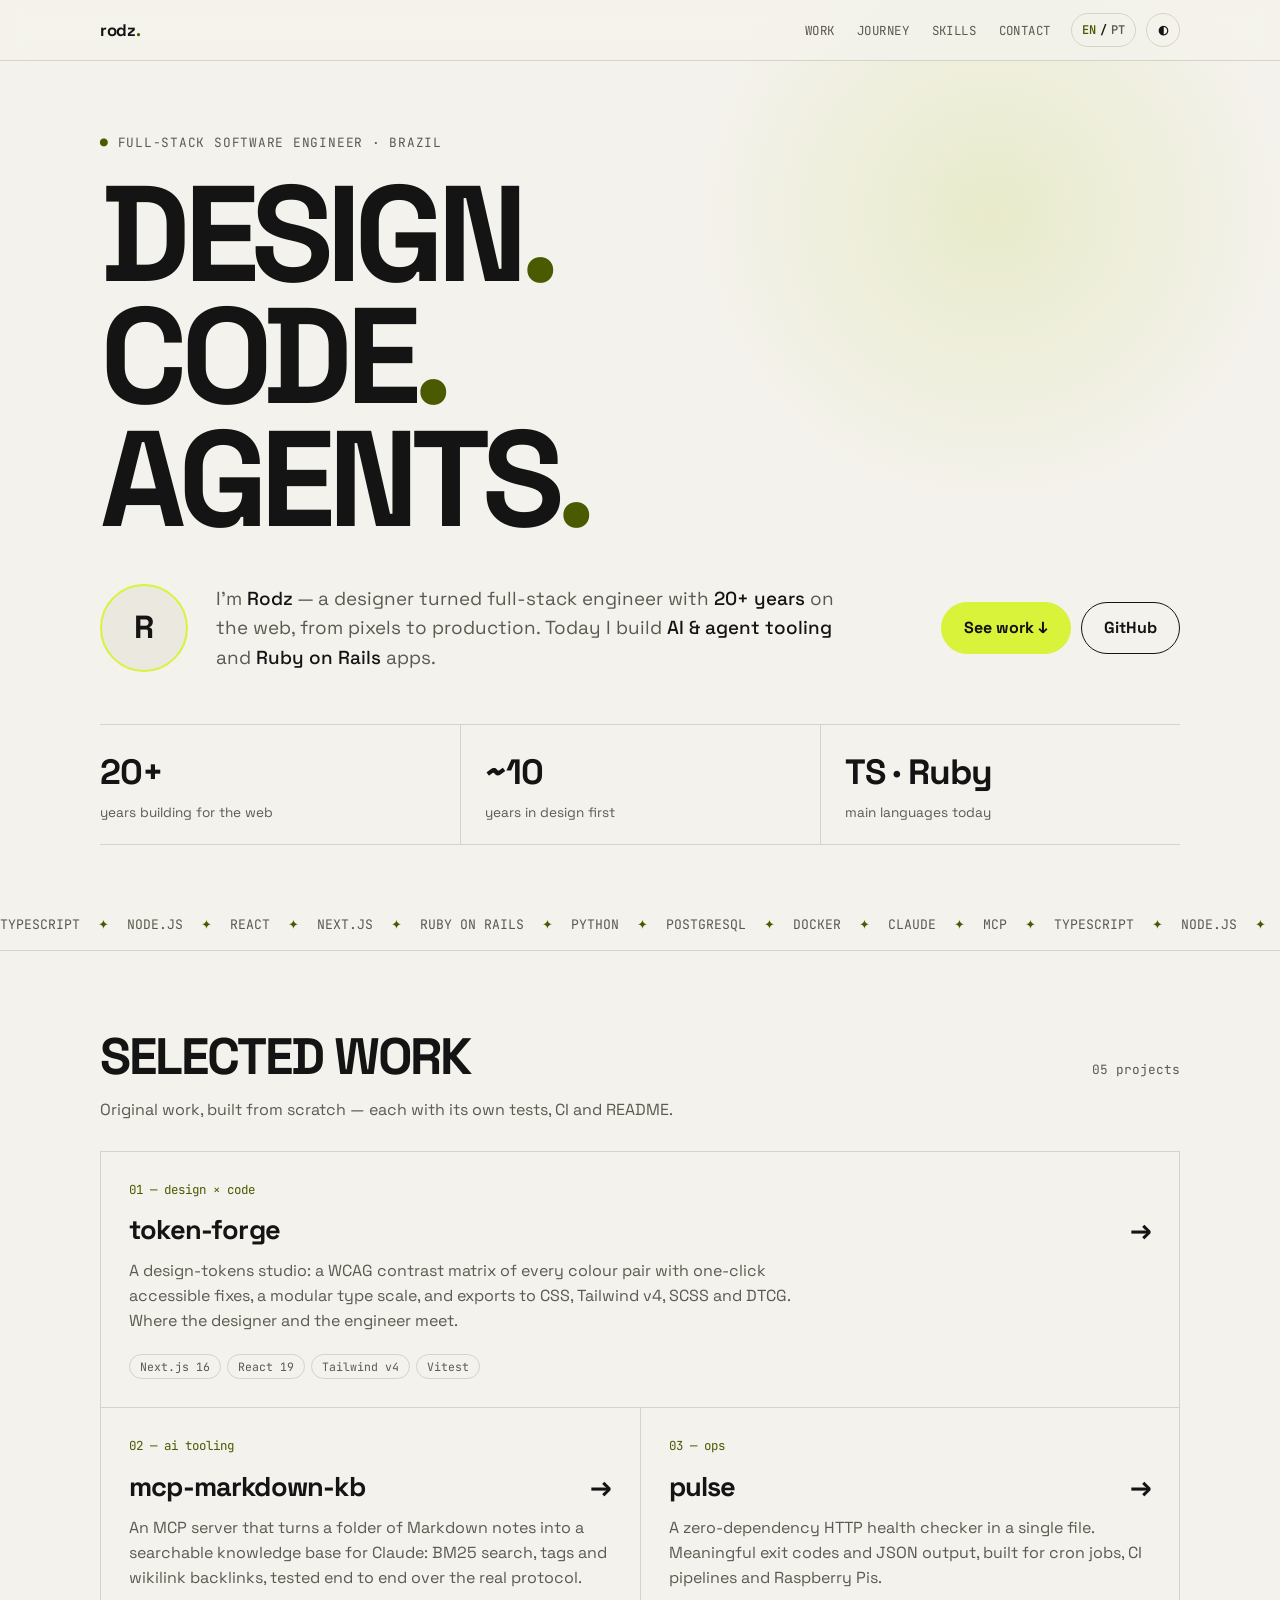
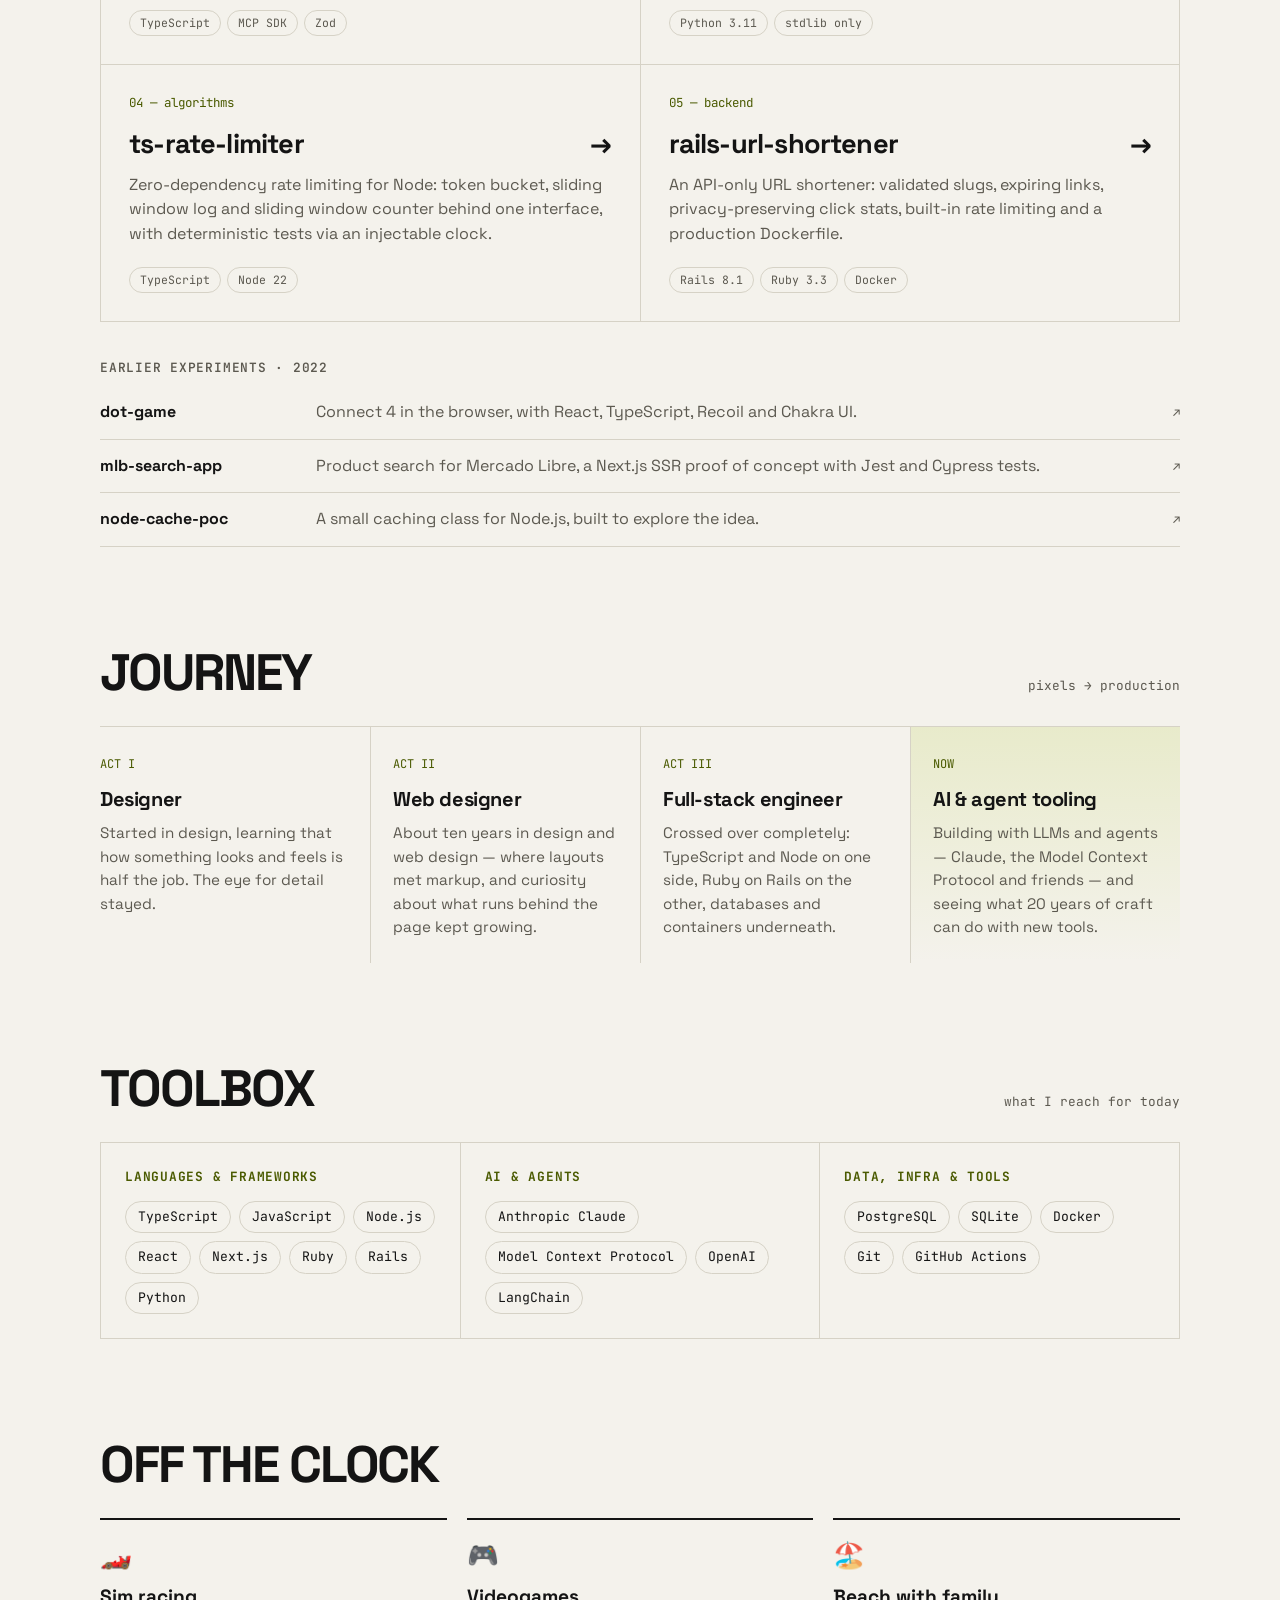
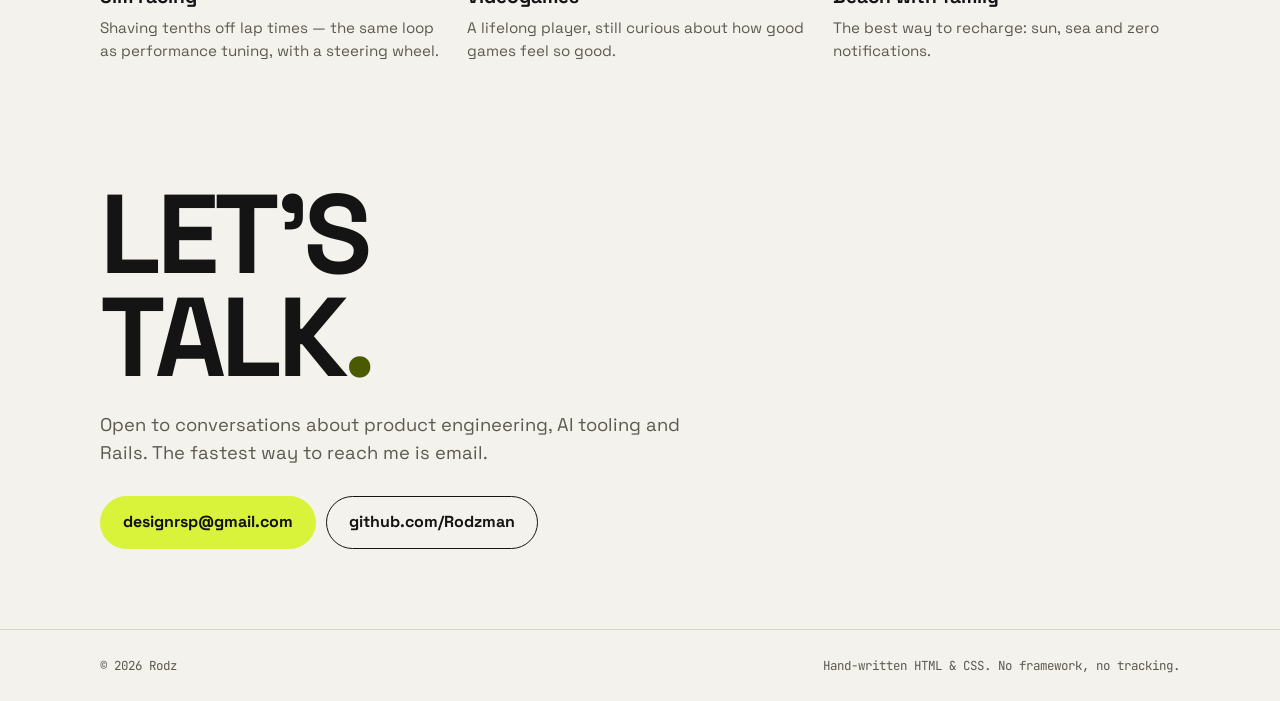
<file: index.html>
<!DOCTYPE html>
<html lang="en">
<head>
  <meta charset="UTF-8" />
  <meta name="viewport" content="width=device-width, initial-scale=1.0" />
  <title>Rodz — Full-stack engineer · Design, code & agents</title>
  <meta name="description" content="Rodz — full-stack software engineer from Brazil. Designer turned engineer with 20+ years on the web, now building AI & agent tooling and Ruby on Rails apps." />
  <meta name="theme-color" content="#111111" />
  <link rel="canonical" href="https://rodzman.github.io/" />
  <link rel="icon" href="https://github.com/Rodzman.png" />

  <meta property="og:type" content="website" />
  <meta property="og:url" content="https://rodzman.github.io/" />
  <meta property="og:title" content="Rodz — Design. Code. Agents." />
  <meta property="og:description" content="Designer turned full-stack engineer with 20+ years on the web, now building AI & agent tooling and Rails apps." />
  <meta property="og:image" content="https://github.com/Rodzman.png" />
  <meta property="og:locale" content="en_US" />
  <meta property="og:locale:alternate" content="pt_BR" />
  <meta name="twitter:card" content="summary" />

  <link rel="preconnect" href="https://fonts.googleapis.com" />
  <link rel="preconnect" href="https://fonts.gstatic.com" crossorigin />
  <link href="https://fonts.googleapis.com/css2?family=Space+Grotesk:wght@400;500;700&family=JetBrains+Mono:wght@400;600&display=swap" rel="stylesheet" />

  <script>
    // Apply saved theme before first paint to avoid a flash of the wrong theme.
    try {
      var t = localStorage.getItem('theme');
      if (t === 'light' || t === 'dark') document.documentElement.dataset.theme = t;
    } catch (e) {}
  </script>

  <style>
    :root {
      --bg: #111111;
      --bg-2: #181818;
      --line: #2c2c2c;
      --text: #f2f0ea;
      --muted: #a3a09a;
      --accent: #e8ff5a;        /* neon — used as fill / decoration */
      --accent-text: #e8ff5a;   /* accent when used as text on --bg */
      --on-accent: #111111;
      --glow: rgba(232, 255, 90, 0.10);
      color-scheme: dark;
    }
    @media (prefers-color-scheme: light) {
      :root:not([data-theme="dark"]) {
        --bg: #f4f2ec; --bg-2: #ebe8df; --line: #d6d2c6;
        --text: #141414; --muted: #5c5950;
        --accent: #d9f23a; --accent-text: #4a5a00;
        --glow: rgba(160, 190, 0, 0.14);
        color-scheme: light;
      }
    }
    :root[data-theme="light"] {
      --bg: #f4f2ec; --bg-2: #ebe8df; --line: #d6d2c6;
      --text: #141414; --muted: #5c5950;
      --accent: #d9f23a; --accent-text: #4a5a00;
      --glow: rgba(160, 190, 0, 0.14);
      color-scheme: light;
    }

    * { margin: 0; padding: 0; box-sizing: border-box; }
    html { scroll-behavior: smooth; scroll-padding-top: 72px; overflow-x: clip; }
    body {
      background: var(--bg); color: var(--text);
      font-family: 'Space Grotesk', system-ui, sans-serif;
      line-height: 1.55; -webkit-font-smoothing: antialiased;
      overflow-x: hidden;
    }
    a { color: inherit; }
    .mono { font-family: 'JetBrains Mono', ui-monospace, monospace; }
    .wrap { max-width: 1120px; margin: 0 auto; padding-inline: 20px; }
    .skip { position: absolute; left: -999px; top: 8px; background: var(--accent); color: var(--on-accent); padding: 8px 12px; z-index: 100; }
    .skip:focus { left: 8px; }
    :focus-visible { outline: 2px solid var(--accent-text); outline-offset: 3px; border-radius: 4px; }

    /* ---------- Nav ---------- */
    nav {
      position: sticky; top: 0; z-index: 20;
      background: color-mix(in srgb, var(--bg) 85%, transparent);
      backdrop-filter: blur(12px); -webkit-backdrop-filter: blur(12px);
      border-bottom: 1px solid var(--line);
    }
    .nav { display: flex; justify-content: space-between; align-items: center; height: 60px; }
    .brand { font-weight: 700; text-decoration: none; font-size: 1.05rem; letter-spacing: -0.02em; }
    .brand b { color: var(--accent-text); }
    .nav-right { display: flex; align-items: center; gap: 10px; }
    .links { display: flex; gap: 22px; list-style: none; margin-right: 10px; }
    .links a {
      text-decoration: none; color: var(--muted);
      font-family: 'JetBrains Mono', monospace; font-size: 0.78rem; text-transform: uppercase; letter-spacing: 0.04em;
    }
    .links a:hover { color: var(--text); }
    .ctrl {
      height: 34px; min-width: 34px; padding: 0 10px;
      border: 1px solid var(--line); border-radius: 999px; background: transparent; color: var(--text);
      font: 600 0.75rem 'JetBrains Mono', monospace; cursor: pointer;
      display: inline-flex; align-items: center; justify-content: center; gap: 4px;
    }
    .ctrl:hover { border-color: var(--text); }
    .lang span { color: var(--muted); }
    .lang span.on { color: var(--accent-text); }
    .menu-btn { display: none; }
    @media (max-width: 760px) {
      .menu-btn { display: inline-flex; }
      .links {
        display: none; position: absolute; top: 60px; left: 0; right: 0;
        flex-direction: column; gap: 0; margin: 0;
        background: var(--bg); border-bottom: 1px solid var(--line);
      }
      .links.open { display: flex; }
      .links a { display: block; padding: 16px 20px; border-top: 1px solid var(--line); font-size: 0.9rem; }
    }

    /* ---------- Hero ---------- */
    header { position: relative; padding: 72px 0 56px; }
    header::before {
      content: ''; position: absolute; z-index: -1; right: -10%; top: -20%;
      width: 640px; height: 640px; max-width: 100vw;
      background: radial-gradient(circle, var(--glow), transparent 65%);
      pointer-events: none;
    }
    .kicker { color: var(--muted); font-size: 0.8rem; text-transform: uppercase; letter-spacing: 0.06em; margin-bottom: 20px; }
    .kicker b { color: var(--accent-text); font-weight: 600; }
    h1 {
      font-size: clamp(3.2rem, 12vw, 8.5rem); line-height: 0.9; letter-spacing: -0.055em;
      font-weight: 700; text-transform: uppercase;
    }
    h1 .dot { color: var(--accent); }
    :root[data-theme="light"] h1 .dot { color: var(--accent-text); }
    @media (prefers-color-scheme: light) { :root:not([data-theme="dark"]) h1 .dot { color: var(--accent-text); } }

    .intro { display: grid; grid-template-columns: auto 1fr auto; gap: 28px; align-items: center; margin-top: 44px; }
    .avatar {
      width: 88px; height: 88px; border-radius: 50%; object-fit: cover;
      border: 2px solid var(--accent); background: var(--bg-2);
      display: grid; place-items: center; font-weight: 700; font-size: 2rem;
    }
    .intro p { font-size: 1.18rem; color: var(--muted); max-width: 34em; }
    .intro p strong { color: var(--text); font-weight: 500; }
    .cta { display: flex; gap: 10px; flex-wrap: wrap; }
    .btn {
      display: inline-flex; align-items: center; gap: 6px;
      padding: 13px 22px; border-radius: 999px; text-decoration: none; font-weight: 700;
      border: 1.5px solid var(--text); transition: transform .15s, background .15s, color .15s;
    }
    .btn:hover { transform: translateY(-2px); }
    .btn.primary { background: var(--accent); border-color: var(--accent); color: var(--on-accent); }
    .btn.ghost:hover { background: var(--text); color: var(--bg); }
    @media (max-width: 860px) {
      .intro { grid-template-columns: auto 1fr; }
      .cta { grid-column: 1 / -1; }
    }
    @media (max-width: 480px) {
      .intro { grid-template-columns: 1fr; gap: 18px; }
      .avatar { width: 72px; height: 72px; }
    }

    .stats {
      display: grid; grid-template-columns: repeat(3, 1fr); margin-top: 52px;
      border-top: 1px solid var(--line); border-bottom: 1px solid var(--line);
    }
    .stats div { padding: 20px 0; }
    .stats div + div { border-left: 1px solid var(--line); padding-left: 24px; }
    .stats b { display: block; font-size: clamp(1.5rem, 4vw, 2.2rem); letter-spacing: -0.03em; }
    .stats span { color: var(--muted); font-size: 0.85rem; }
    @media (max-width: 560px) {
      .stats { grid-template-columns: 1fr; }
      .stats div + div { border-left: 0; border-top: 1px solid var(--line); padding-left: 0; }
    }

    /* ---------- Stack marquee ---------- */
    .marquee { border-bottom: 1px solid var(--line); overflow: hidden; padding: 14px 0; color: var(--muted); font-size: 0.82rem; }
    .marquee-track { display: flex; width: max-content; animation: slide 40s linear infinite; }
    .marquee-track span { padding-right: 18px; white-space: nowrap; }
    .marquee-track i { color: var(--accent-text); font-style: normal; padding-right: 18px; }
    @keyframes slide { to { transform: translateX(-50%); } }
    @media (prefers-reduced-motion: reduce) {
      html { scroll-behavior: auto; }
      .marquee-track { animation: none; flex-wrap: wrap; width: auto; padding: 0 20px; }
      .marquee-track .dup { display: none; }
      .btn:hover { transform: none; }
    }

    /* ---------- Sections ---------- */
    section { padding: 80px 0 20px; }
    .sec-head { display: flex; justify-content: space-between; align-items: baseline; gap: 20px; margin-bottom: 28px; flex-wrap: wrap; }
    h2 { font-size: clamp(2rem, 6vw, 3.2rem); letter-spacing: -0.04em; text-transform: uppercase; line-height: 1; }
    .sec-head .mono { color: var(--muted); font-size: 0.8rem; }
    .lead { color: var(--muted); max-width: 40em; margin: -12px 0 28px; }

    /* Projects */
    .grid {
      display: grid; grid-template-columns: repeat(2, 1fr); gap: 1px;
      background: var(--line); border: 1px solid var(--line);
    }
    .card {
      background: var(--bg); padding: 28px; text-decoration: none;
      display: flex; flex-direction: column; min-height: 240px; position: relative;
      transition: background .2s;
    }
    .card:hover { background: var(--bg-2); }
    .card.wide { grid-column: 1 / -1; }
    .card .no { color: var(--accent-text); font-size: 0.78rem; }
    .card h3 { font-size: 1.7rem; letter-spacing: -0.03em; margin: 10px 0 8px; display: flex; justify-content: space-between; gap: 12px; }
    .card h3 .arrow { transition: transform .2s; }
    .card:hover h3 .arrow { transform: translate(4px, -4px); }
    .card p { color: var(--muted); max-width: 42em; }
    .tags { display: flex; flex-wrap: wrap; gap: 6px; margin-top: auto; padding-top: 20px; }
    .tag { font-size: 0.72rem; padding: 3px 10px; border: 1px solid var(--line); border-radius: 999px; color: var(--muted); }
    @media (max-width: 700px) {
      .grid { grid-template-columns: 1fr; }
      .card { min-height: 0; }
    }

    .earlier { margin-top: 36px; }
    .earlier h3 { font-size: 0.8rem; color: var(--muted); text-transform: uppercase; letter-spacing: 0.06em; margin-bottom: 8px; font-weight: 600; }
    .earlier ul { list-style: none; }
    .earlier li a {
      display: grid; grid-template-columns: 200px 1fr auto; gap: 16px; align-items: baseline;
      padding: 14px 0; border-bottom: 1px solid var(--line); text-decoration: none;
    }
    .earlier li a:hover strong { color: var(--accent-text); }
    .earlier li span { color: var(--muted); }
    .earlier li em { font-style: normal; color: var(--muted); font-size: 0.75rem; }
    @media (max-width: 700px) {
      .earlier li a { grid-template-columns: 1fr; gap: 2px; }
    }

    /* Journey */
    .journey { display: grid; grid-template-columns: repeat(4, 1fr); border-top: 1px solid var(--line); }
    .step { padding: 24px 22px 24px 0; }
    .step + .step { padding-left: 22px; border-left: 1px solid var(--line); }
    .step .era { color: var(--accent-text); font-size: 0.75rem; text-transform: uppercase; }
    .step h3 { font-size: 1.25rem; margin: 8px 0 6px; letter-spacing: -0.02em; }
    .step p { color: var(--muted); font-size: 0.95rem; }
    .step.now { background: linear-gradient(180deg, var(--glow), transparent); }
    @media (max-width: 860px) {
      .journey { grid-template-columns: 1fr 1fr; }
      .step:nth-child(3) { padding-left: 0; border-left: 0; }
      .step:nth-child(n+3) { border-top: 1px solid var(--line); }
    }
    @media (max-width: 520px) {
      .journey { grid-template-columns: 1fr; }
      .step, .step + .step { padding: 22px 0; border-left: 0; }
      .step + .step { border-top: 1px solid var(--line); }
      .step.now { padding: 22px 14px; }
    }

    /* Skills */
    .skills { display: grid; grid-template-columns: repeat(3, 1fr); gap: 1px; background: var(--line); border: 1px solid var(--line); }
    .skills > div { background: var(--bg); padding: 24px; }
    .skills h3 { font-size: 0.8rem; text-transform: uppercase; letter-spacing: 0.06em; color: var(--accent-text); margin-bottom: 14px; }
    .skills ul { list-style: none; display: flex; flex-wrap: wrap; gap: 8px; }
    .skills li { font-size: 0.82rem; padding: 5px 12px; border: 1px solid var(--line); border-radius: 999px; }
    @media (max-width: 760px) { .skills { grid-template-columns: 1fr; } }

    /* Beyond */
    .beyond { display: grid; grid-template-columns: repeat(3, 1fr); gap: 20px; }
    .beyond div { border-top: 2px solid var(--text); padding-top: 16px; }
    .beyond .emoji { font-size: 1.6rem; }
    .beyond h3 { font-size: 1.2rem; margin: 6px 0 4px; }
    .beyond p { color: var(--muted); font-size: 0.95rem; }
    @media (max-width: 700px) { .beyond { grid-template-columns: 1fr; } }

    /* Contact */
    .contact { padding-block: 100px 80px; }
    .contact h2 { font-size: clamp(2.6rem, 10vw, 7rem); line-height: 0.92; }
    .contact h2 .dot { color: var(--accent-text); }
    .contact p { color: var(--muted); font-size: 1.15rem; margin: 22px 0 28px; max-width: 32em; }

    footer { border-top: 1px solid var(--line); padding: 26px 0; color: var(--muted); font-size: 0.78rem; }
    footer .wrap { display: flex; justify-content: space-between; gap: 16px; flex-wrap: wrap; }
  </style>
</head>
<body>
  <a class="skip" href="#main" data-i18n="skip">Skip to content</a>

  <nav aria-label="Main">
    <div class="wrap nav">
      <a class="brand" href="#top">rodz<b>.</b></a>
      <div class="nav-right">
        <ul class="links" id="nav-links">
          <li><a href="#work" data-i18n="nav.work">Work</a></li>
          <li><a href="#journey" data-i18n="nav.journey">Journey</a></li>
          <li><a href="#skills" data-i18n="nav.skills">Skills</a></li>
          <li><a href="#contact" data-i18n="nav.contact">Contact</a></li>
        </ul>
        <button class="ctrl lang" id="lang-toggle" type="button" aria-label="Mudar para português">
          <span data-lang="en">EN</span>/<span data-lang="pt">PT</span>
        </button>
        <button class="ctrl" id="theme-toggle" type="button" aria-label="Toggle light/dark theme">◐</button>
        <button class="ctrl menu-btn" id="menu-toggle" type="button" aria-expanded="false" aria-controls="nav-links" aria-label="Menu">☰</button>
      </div>
    </div>
  </nav>

  <main id="main">
    <header class="wrap" id="top">
      <p class="kicker mono" data-i18n="hero.kicker"><b>●</b> Full-stack software engineer · Brazil</p>
      <h1 data-i18n="hero.title">Design<span class="dot">.</span><br>Code<span class="dot">.</span><br>Agents<span class="dot">.</span></h1>

      <div class="intro">
        <img class="avatar" src="https://github.com/Rodzman.png" alt="Portrait of Rodz" width="88" height="88"
             onerror="this.replaceWith(Object.assign(document.createElement('div'),{className:'avatar',textContent:'R',ariaHidden:'true'}))" />
        <p data-i18n="hero.intro">I'm <strong>Rodz</strong> — a designer turned full-stack engineer with <strong>20+ years</strong> on the web, from pixels to production. Today I build <strong>AI &amp; agent tooling</strong> and <strong>Ruby on Rails</strong> apps.</p>
        <div class="cta">
          <a class="btn primary" href="#work" data-i18n="hero.cta.work">See work ↓</a>
          <a class="btn ghost" href="https://github.com/Rodzman">GitHub</a>
        </div>
      </div>

      <div class="stats">
        <div><b>20+</b><span data-i18n="stats.years">years building for the web</span></div>
        <div><b>~10</b><span data-i18n="stats.design">years in design first</span></div>
        <div><b>TS · Ruby</b><span data-i18n="stats.langs">main languages today</span></div>
      </div>
    </header>

    <div class="marquee mono" aria-label="Tech stack">
      <div class="marquee-track">
        <span>TYPESCRIPT</span><i>✦</i><span>NODE.JS</span><i>✦</i><span>REACT</span><i>✦</i><span>NEXT.JS</span><i>✦</i><span>RUBY ON RAILS</span><i>✦</i><span>PYTHON</span><i>✦</i><span>POSTGRESQL</span><i>✦</i><span>DOCKER</span><i>✦</i><span>CLAUDE</span><i>✦</i><span>MCP</span><i>✦</i>
        <span class="dup" aria-hidden="true">TYPESCRIPT</span><i class="dup" aria-hidden="true">✦</i><span class="dup" aria-hidden="true">NODE.JS</span><i class="dup" aria-hidden="true">✦</i><span class="dup" aria-hidden="true">REACT</span><i class="dup" aria-hidden="true">✦</i><span class="dup" aria-hidden="true">NEXT.JS</span><i class="dup" aria-hidden="true">✦</i><span class="dup" aria-hidden="true">RUBY ON RAILS</span><i class="dup" aria-hidden="true">✦</i><span class="dup" aria-hidden="true">PYTHON</span><i class="dup" aria-hidden="true">✦</i><span class="dup" aria-hidden="true">POSTGRESQL</span><i class="dup" aria-hidden="true">✦</i><span class="dup" aria-hidden="true">DOCKER</span><i class="dup" aria-hidden="true">✦</i><span class="dup" aria-hidden="true">CLAUDE</span><i class="dup" aria-hidden="true">✦</i><span class="dup" aria-hidden="true">MCP</span><i class="dup" aria-hidden="true">✦</i>
      </div>
    </div>

    <!-- Project links point to the planned standalone public repos (see README). -->
    <section class="wrap" id="work">
      <div class="sec-head"><h2 data-i18n="work.title">Selected work</h2><span class="mono" data-i18n="work.count">05 projects</span></div>
      <p class="lead" data-i18n="work.lead">Original work, built from scratch — each with its own tests, CI and README.</p>
      <div class="grid">
        <a class="card wide" href="projects/token-forge/">
          <span class="no mono">01 — design × code</span>
          <h3>token-forge <span class="arrow" aria-hidden="true">→</span></h3>
          <p data-i18n="p.tokenforge">A design-tokens studio: a WCAG contrast matrix of every colour pair with one-click accessible fixes, a modular type scale, and exports to CSS, Tailwind v4, SCSS and DTCG. Where the designer and the engineer meet.</p>
          <div class="tags mono"><span class="tag">Next.js 16</span><span class="tag">React 19</span><span class="tag">Tailwind v4</span><span class="tag">Vitest</span></div>
        </a>
        <a class="card" href="projects/mcp-markdown-kb/">
          <span class="no mono">02 — ai tooling</span>
          <h3>mcp-markdown-kb <span class="arrow" aria-hidden="true">→</span></h3>
          <p data-i18n="p.mcp">An MCP server that turns a folder of Markdown notes into a searchable knowledge base for Claude: BM25 search, tags and wikilink backlinks, tested end to end over the real protocol.</p>
          <div class="tags mono"><span class="tag">TypeScript</span><span class="tag">MCP SDK</span><span class="tag">Zod</span></div>
        </a>
        <a class="card" href="projects/pulse/">
          <span class="no mono">03 — ops</span>
          <h3>pulse <span class="arrow" aria-hidden="true">→</span></h3>
          <p data-i18n="p.pulse">A zero-dependency HTTP health checker in a single file. Meaningful exit codes and JSON output, built for cron jobs, CI pipelines and Raspberry Pis.</p>
          <div class="tags mono"><span class="tag">Python 3.11</span><span class="tag">stdlib only</span></div>
        </a>
        <a class="card" href="projects/ts-rate-limiter/">
          <span class="no mono">04 — algorithms</span>
          <h3>ts-rate-limiter <span class="arrow" aria-hidden="true">→</span></h3>
          <p data-i18n="p.rate">Zero-dependency rate limiting for Node: token bucket, sliding window log and sliding window counter behind one interface, with deterministic tests via an injectable clock.</p>
          <div class="tags mono"><span class="tag">TypeScript</span><span class="tag">Node 22</span></div>
        </a>
        <a class="card" href="projects/rails-url-shortener/">
          <span class="no mono">05 — backend</span>
          <h3>rails-url-shortener <span class="arrow" aria-hidden="true">→</span></h3>
          <p data-i18n="p.rails">An API-only URL shortener: validated slugs, expiring links, privacy-preserving click stats, built-in rate limiting and a production Dockerfile.</p>
          <div class="tags mono"><span class="tag">Rails 8.1</span><span class="tag">Ruby 3.3</span><span class="tag">Docker</span></div>
        </a>
      </div>

      <div class="earlier">
        <h3 class="mono" data-i18n="work.earlier">Earlier experiments · 2022</h3>
        <ul>
          <li><a href="https://github.com/Rodzman/dot-game"><strong>dot-game</strong><span data-i18n="p.dot">Connect 4 in the browser, with React, TypeScript, Recoil and Chakra UI.</span><em class="mono">↗</em></a></li>
          <li><a href="https://github.com/Rodzman/mlb-search-app"><strong>mlb-search-app</strong><span data-i18n="p.mlb">Product search for Mercado Libre, a Next.js SSR proof of concept with Jest and Cypress tests.</span><em class="mono">↗</em></a></li>
          <li><a href="https://github.com/Rodzman/node-cache-poc"><strong>node-cache-poc</strong><span data-i18n="p.cache">A small caching class for Node.js, built to explore the idea.</span><em class="mono">↗</em></a></li>
        </ul>
      </div>
    </section>

    <section class="wrap" id="journey">
      <div class="sec-head"><h2 data-i18n="journey.title">Journey</h2><span class="mono" data-i18n="journey.sub">pixels → production</span></div>
      <div class="journey">
        <div class="step">
          <span class="era mono" data-i18n="j1.era">Act I</span>
          <h3 data-i18n="j1.h">Designer</h3>
          <p data-i18n="j1.p">Started in design, learning that how something looks and feels is half the job. The eye for detail stayed.</p>
        </div>
        <div class="step">
          <span class="era mono" data-i18n="j2.era">Act II</span>
          <h3 data-i18n="j2.h">Web designer</h3>
          <p data-i18n="j2.p">About ten years in design and web design — where layouts met markup, and curiosity about what runs behind the page kept growing.</p>
        </div>
        <div class="step">
          <span class="era mono" data-i18n="j3.era">Act III</span>
          <h3 data-i18n="j3.h">Full-stack engineer</h3>
          <p data-i18n="j3.p">Crossed over completely: TypeScript and Node on one side, Ruby on Rails on the other, databases and containers underneath.</p>
        </div>
        <div class="step now">
          <span class="era mono" data-i18n="j4.era">Now</span>
          <h3 data-i18n="j4.h">AI &amp; agent tooling</h3>
          <p data-i18n="j4.p">Building with LLMs and agents — Claude, the Model Context Protocol and friends — and seeing what 20 years of craft can do with new tools.</p>
        </div>
      </div>
    </section>

    <section class="wrap" id="skills">
      <div class="sec-head"><h2 data-i18n="skills.title">Toolbox</h2><span class="mono" data-i18n="skills.sub">what I reach for today</span></div>
      <div class="skills mono">
        <div>
          <h3 data-i18n="skills.lang">Languages &amp; frameworks</h3>
          <ul><li>TypeScript</li><li>JavaScript</li><li>Node.js</li><li>React</li><li>Next.js</li><li>Ruby</li><li>Rails</li><li>Python</li></ul>
        </div>
        <div>
          <h3 data-i18n="skills.ai">AI &amp; agents</h3>
          <ul><li>Anthropic Claude</li><li>Model Context Protocol</li><li>OpenAI</li><li>LangChain</li></ul>
        </div>
        <div>
          <h3 data-i18n="skills.infra">Data, infra &amp; tools</h3>
          <ul><li>PostgreSQL</li><li>SQLite</li><li>Docker</li><li>Git</li><li>GitHub Actions</li></ul>
        </div>
      </div>
    </section>

    <section class="wrap" id="beyond">
      <div class="sec-head"><h2 data-i18n="beyond.title">Off the clock</h2></div>
      <div class="beyond">
        <div><span class="emoji" aria-hidden="true">🏎️</span><h3 data-i18n="b1.h">Sim racing</h3><p data-i18n="b1.p">Shaving tenths off lap times — the same loop as performance tuning, with a steering wheel.</p></div>
        <div><span class="emoji" aria-hidden="true">🎮</span><h3 data-i18n="b2.h">Videogames</h3><p data-i18n="b2.p">A lifelong player, still curious about how good games feel so good.</p></div>
        <div><span class="emoji" aria-hidden="true">🏖️</span><h3 data-i18n="b3.h">Beach with family</h3><p data-i18n="b3.p">The best way to recharge: sun, sea and zero notifications.</p></div>
      </div>
    </section>

    <section class="wrap contact" id="contact">
      <h2 data-i18n="contact.title">Let's<br>talk<span class="dot">.</span></h2>
      <p data-i18n="contact.p">Open to conversations about product engineering, AI tooling and Rails. The fastest way to reach me is email.</p>
      <div class="cta">
        <a class="btn primary" href="mailto:designrsp@gmail.com">designrsp@gmail.com</a>
        <a class="btn ghost" href="https://github.com/Rodzman">github.com/Rodzman</a>
      </div>
    </section>
  </main>

  <footer>
    <div class="wrap mono">
      <span>© <span id="year">2026</span> Rodz</span>
      <span data-i18n="footer">Hand-written HTML &amp; CSS. No framework, no tracking.</span>
    </div>
  </footer>

  <script>
    (function () {
      var PT = {
        'skip': 'Pular para o conteúdo',
        'nav.work': 'Projetos', 'nav.journey': 'Trajetória', 'nav.skills': 'Stack', 'nav.contact': 'Contato',
        'hero.kicker': '<b>●</b> Engenheiro de software full-stack · Brasil',
        'hero.title': 'Design<span class="dot">.</span><br>Código<span class="dot">.</span><br>Agentes<span class="dot">.</span>',
        'hero.intro': 'Sou o <strong>Rodz</strong> — designer que virou engenheiro full-stack, com <strong>mais de 20 anos</strong> de web, do pixel à produção. Hoje construo <strong>ferramentas de IA e agentes</strong> e aplicações em <strong>Ruby on Rails</strong>.',
        'hero.cta.work': 'Ver projetos ↓',
        'stats.years': 'anos construindo para a web', 'stats.design': 'anos de design antes do código', 'stats.langs': 'linguagens principais hoje',
        'work.title': 'Projetos', 'work.count': '05 projetos',
        'work.lead': 'Trabalho autoral, feito do zero — cada um com seus próprios testes, CI e README.',
        'p.tokenforge': 'Um estúdio de design tokens: matriz de contraste WCAG de todos os pares de cores com correções acessíveis em um clique, escala tipográfica modular e exportação para CSS, Tailwind v4, SCSS e DTCG. Onde o designer e o engenheiro se encontram.',
        'p.mcp': 'Um servidor MCP que transforma uma pasta de notas em Markdown numa base de conhecimento pesquisável pelo Claude: busca BM25, tags e backlinks por wikilinks, testado de ponta a ponta pelo protocolo real.',
        'p.pulse': 'Um verificador de saúde HTTP sem dependências, em um único arquivo. Códigos de saída significativos e saída em JSON, feito para cron, pipelines de CI e Raspberry Pi.',
        'p.rate': 'Rate limiting sem dependências para Node: token bucket, sliding window log e sliding window counter com uma única interface, e testes determinísticos com relógio injetável.',
        'p.rails': 'Um encurtador de URLs só API: slugs validados, links com expiração, estatísticas de cliques que preservam a privacidade, rate limiting nativo e Dockerfile de produção.',
        'work.earlier': 'Experimentos anteriores · 2022',
        'p.dot': 'Lig 4 no navegador, com React, TypeScript, Recoil e Chakra UI.',
        'p.mlb': 'Busca de produtos do Mercado Livre, uma prova de conceito em Next.js com SSR e testes em Jest e Cypress.',
        'p.cache': 'Uma pequena classe de cache para Node.js, feita para explorar a ideia.',
        'journey.title': 'Trajetória', 'journey.sub': 'do pixel à produção',
        'j1.era': 'Ato I', 'j1.h': 'Designer', 'j1.p': 'Comecei no design, aprendendo que a aparência e a sensação de algo são metade do trabalho. O olhar para os detalhes ficou.',
        'j2.era': 'Ato II', 'j2.h': 'Web designer', 'j2.p': 'Cerca de dez anos em design e web design — onde o layout encontrou o markup, e a curiosidade pelo que roda por trás da página só cresceu.',
        'j3.era': 'Ato III', 'j3.h': 'Engenheiro full-stack', 'j3.p': 'Atravessei de vez: TypeScript e Node de um lado, Ruby on Rails do outro, bancos de dados e containers por baixo.',
        'j4.era': 'Agora', 'j4.h': 'IA e agentes', 'j4.p': 'Construindo com LLMs e agentes — Claude, o Model Context Protocol e companhia — e descobrindo o que 20 anos de ofício fazem com ferramentas novas.',
        'skills.title': 'Stack', 'skills.sub': 'o que uso hoje',
        'skills.lang': 'Linguagens e frameworks', 'skills.ai': 'IA e agentes', 'skills.infra': 'Dados, infra e ferramentas',
        'beyond.title': 'Fora do expediente',
        'b1.h': 'Sim racing', 'b1.p': 'Tirando décimos do tempo de volta — o mesmo ciclo de otimizar performance, só que com volante.',
        'b2.h': 'Videogames', 'b2.p': 'Jogador de longa data, ainda curioso sobre o que faz um bom jogo ser tão gostoso de jogar.',
        'b3.h': 'Praia com a família', 'b3.p': 'O melhor jeito de recarregar: sol, mar e zero notificações.',
        'contact.title': 'Vamos<br>conversar<span class="dot">.</span>',
        'contact.p': 'Aberto a conversas sobre engenharia de produto, ferramentas de IA e Rails. O jeito mais rápido de falar comigo é por e-mail.',
        'footer': 'HTML e CSS escritos à mão. Sem framework, sem rastreamento.'
      };
      var META = {
        en: { title: document.title, desc: document.querySelector('meta[name=description]').content },
        pt: {
          title: 'Rodz — Engenheiro full-stack · Design, código e agentes',
          desc: 'Rodz — engenheiro de software full-stack do Brasil. Designer que virou engenheiro, com mais de 20 anos de web, hoje construindo ferramentas de IA e agentes e aplicações Ruby on Rails.'
        }
      };

      var nodes = document.querySelectorAll('[data-i18n]');
      var EN = {};
      nodes.forEach(function (el) { EN[el.dataset.i18n] = el.innerHTML; });

      function store(k, v) { try { localStorage.setItem(k, v); } catch (e) {} }
      function read(k) { try { return localStorage.getItem(k); } catch (e) { return null; } }

      function detectLang() {
        var q = new URLSearchParams(location.search).get('lang');
        if (q === 'pt' || q === 'en') return q;
        var saved = read('lang');
        if (saved === 'pt' || saved === 'en') return saved;
        var prefs = navigator.languages || [navigator.language || 'en'];
        return /^pt\b/i.test(prefs[0] || '') ? 'pt' : 'en';
      }

      var langBtn = document.getElementById('lang-toggle');
      function setLang(lang) {
        var dict = lang === 'pt' ? PT : EN;
        nodes.forEach(function (el) {
          var v = dict[el.dataset.i18n];
          if (v != null) el.innerHTML = v;
        });
        document.documentElement.lang = lang === 'pt' ? 'pt-BR' : 'en';
        document.title = META[lang].title;
        document.querySelector('meta[name=description]').content = META[lang].desc;
        langBtn.querySelectorAll('[data-lang]').forEach(function (s) { s.classList.toggle('on', s.dataset.lang === lang); });
        langBtn.setAttribute('aria-label', lang === 'pt' ? 'Switch to English' : 'Mudar para português');
        langBtn.dataset.current = lang;
      }
      langBtn.addEventListener('click', function () {
        var next = langBtn.dataset.current === 'pt' ? 'en' : 'pt';
        store('lang', next);
        setLang(next);
      });
      setLang(detectLang());

      var root = document.documentElement;
      document.getElementById('theme-toggle').addEventListener('click', function () {
        var current = root.dataset.theme ||
          (matchMedia('(prefers-color-scheme: light)').matches ? 'light' : 'dark');
        var next = current === 'light' ? 'dark' : 'light';
        root.dataset.theme = next;
        store('theme', next);
      });

      var menuBtn = document.getElementById('menu-toggle');
      var links = document.getElementById('nav-links');
      menuBtn.addEventListener('click', function () {
        var open = links.classList.toggle('open');
        menuBtn.setAttribute('aria-expanded', String(open));
      });
      links.addEventListener('click', function (e) {
        if (e.target.tagName === 'A') { links.classList.remove('open'); menuBtn.setAttribute('aria-expanded', 'false'); }
      });

      document.getElementById('year').textContent = new Date().getFullYear();
    })();
  </script>
</body>
</html>
</file>
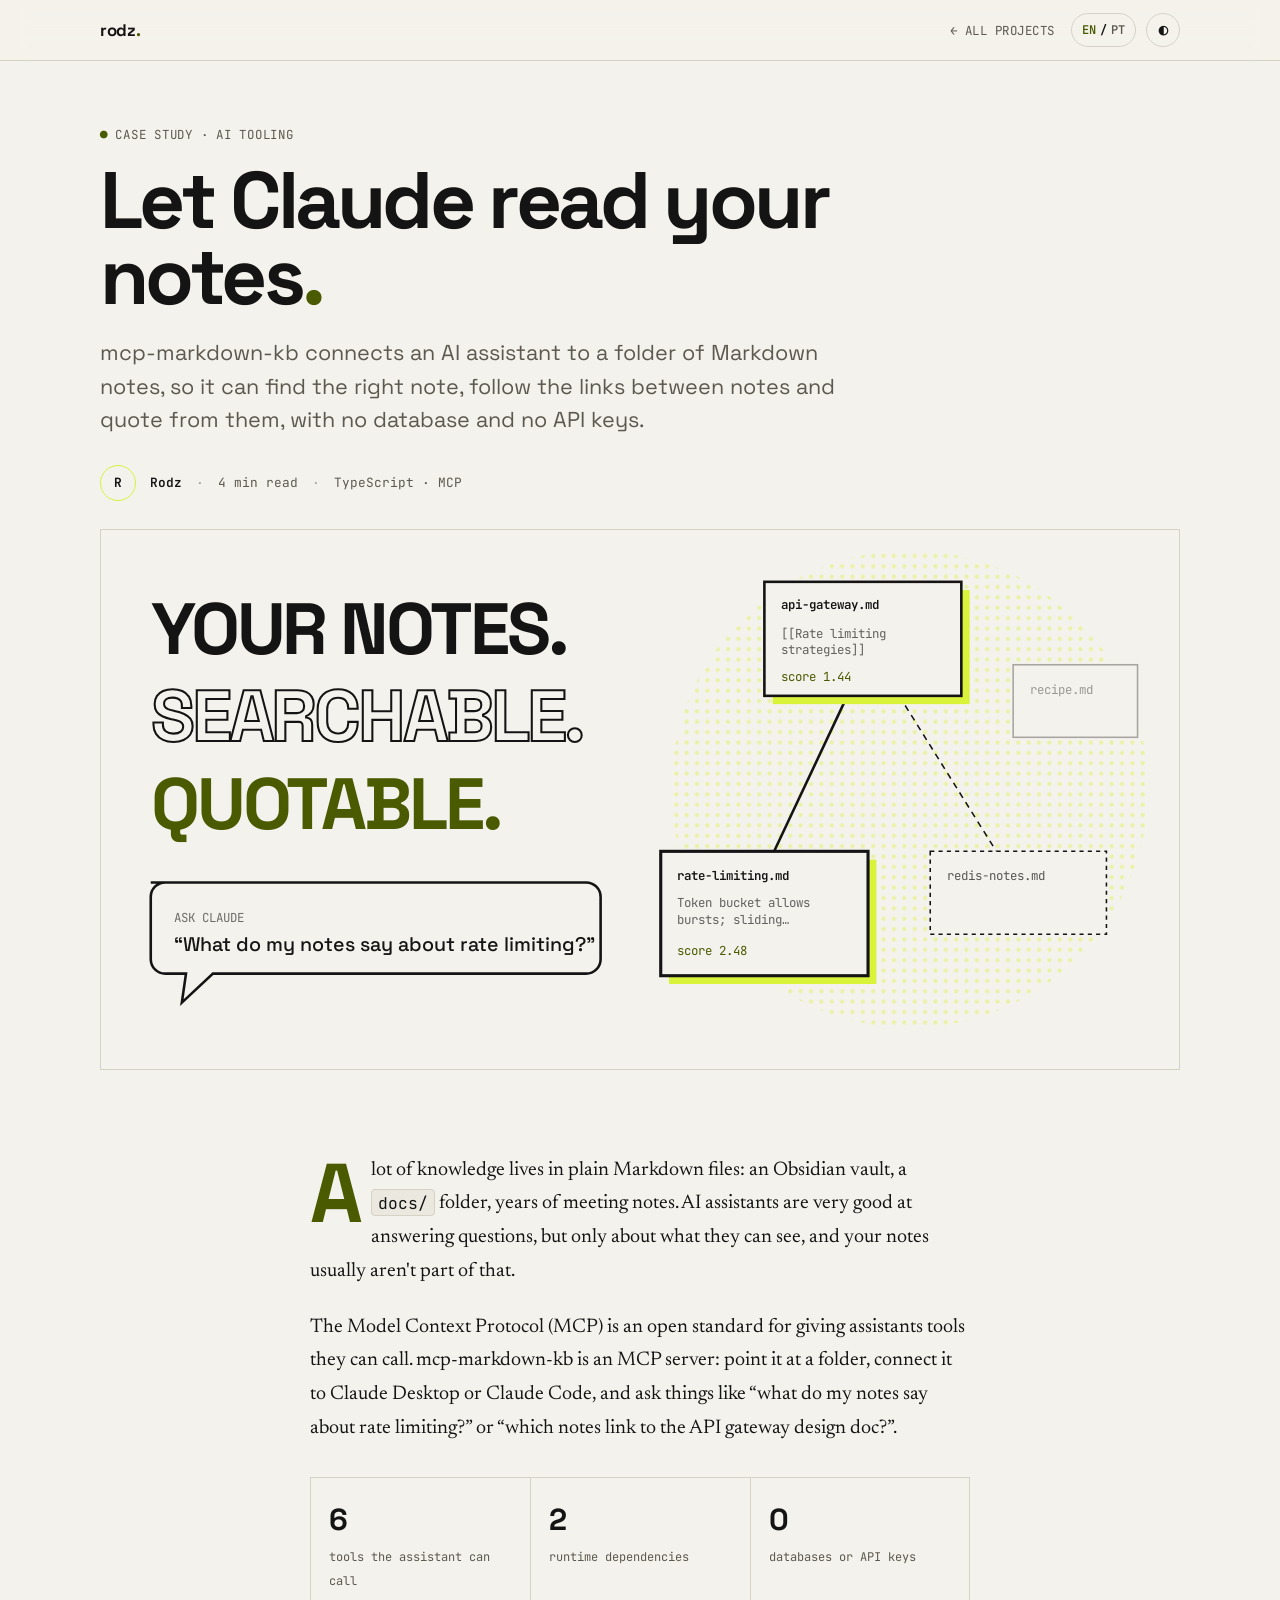
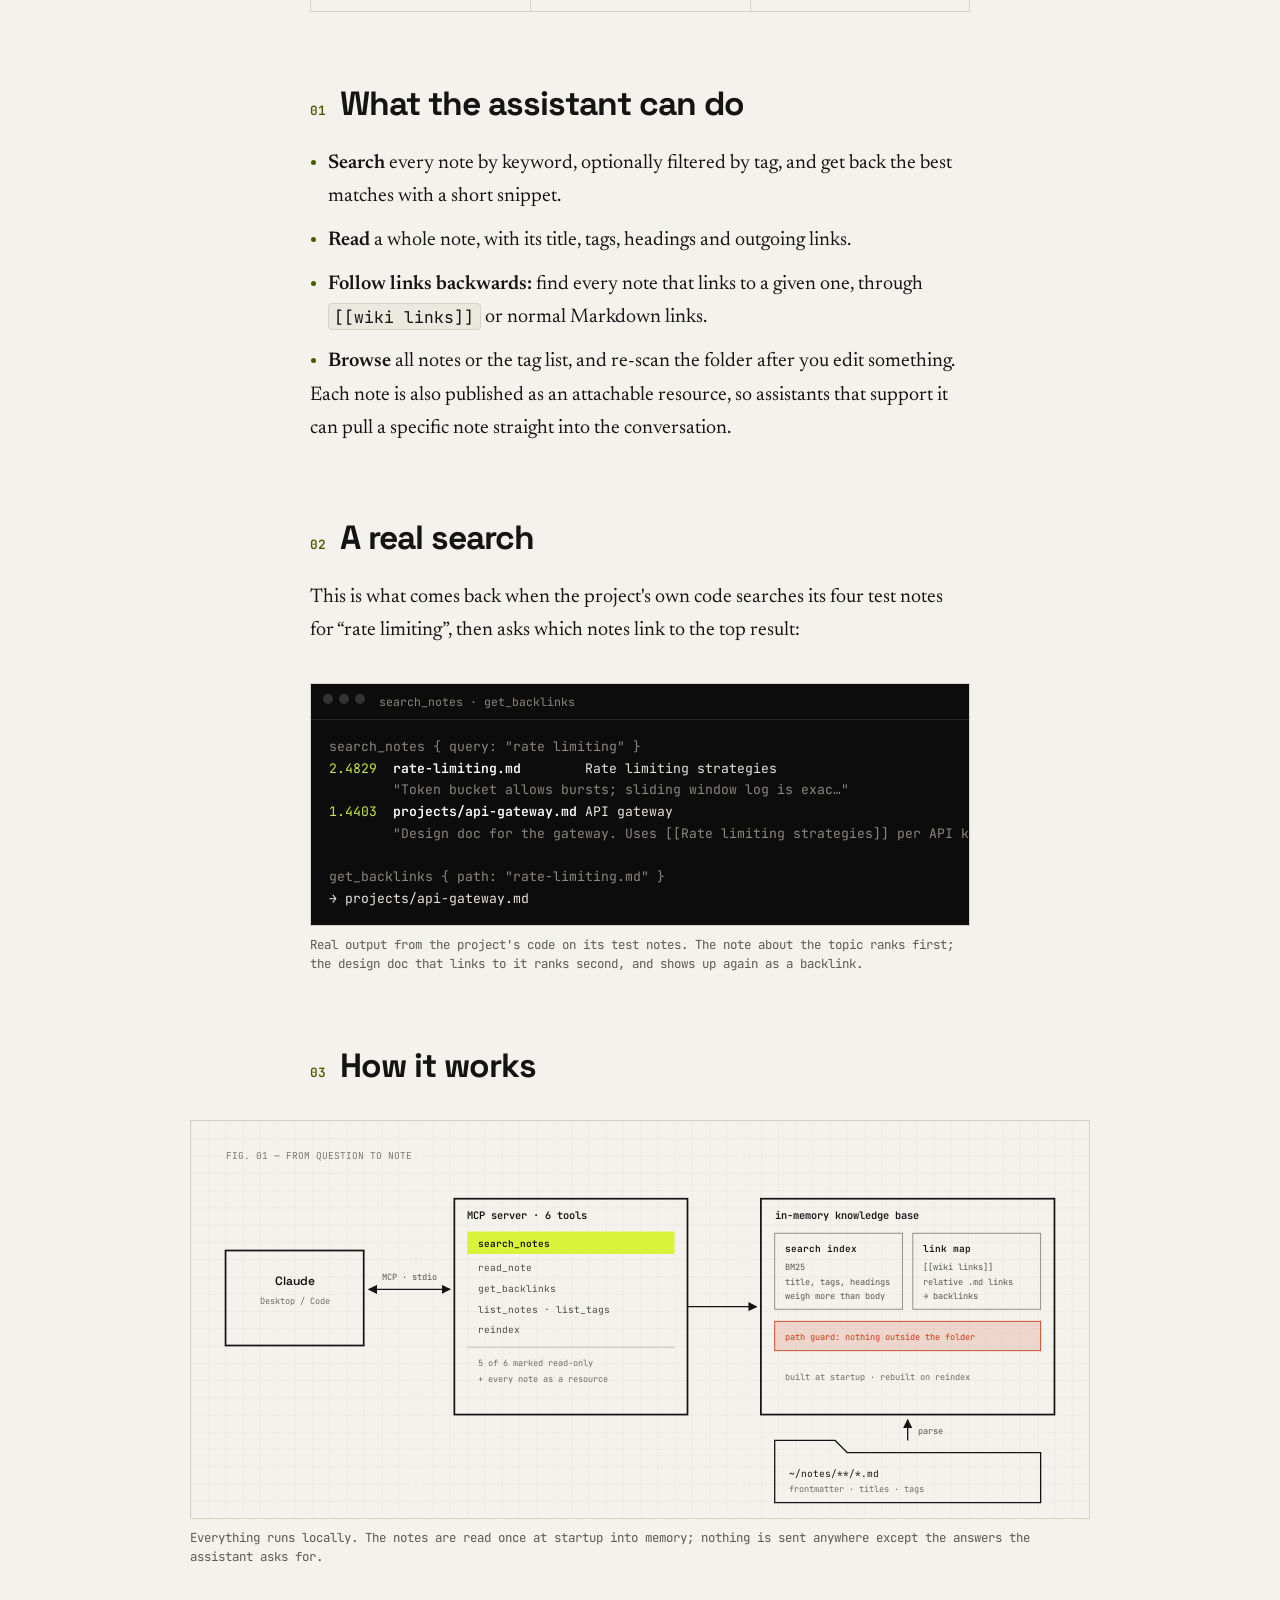
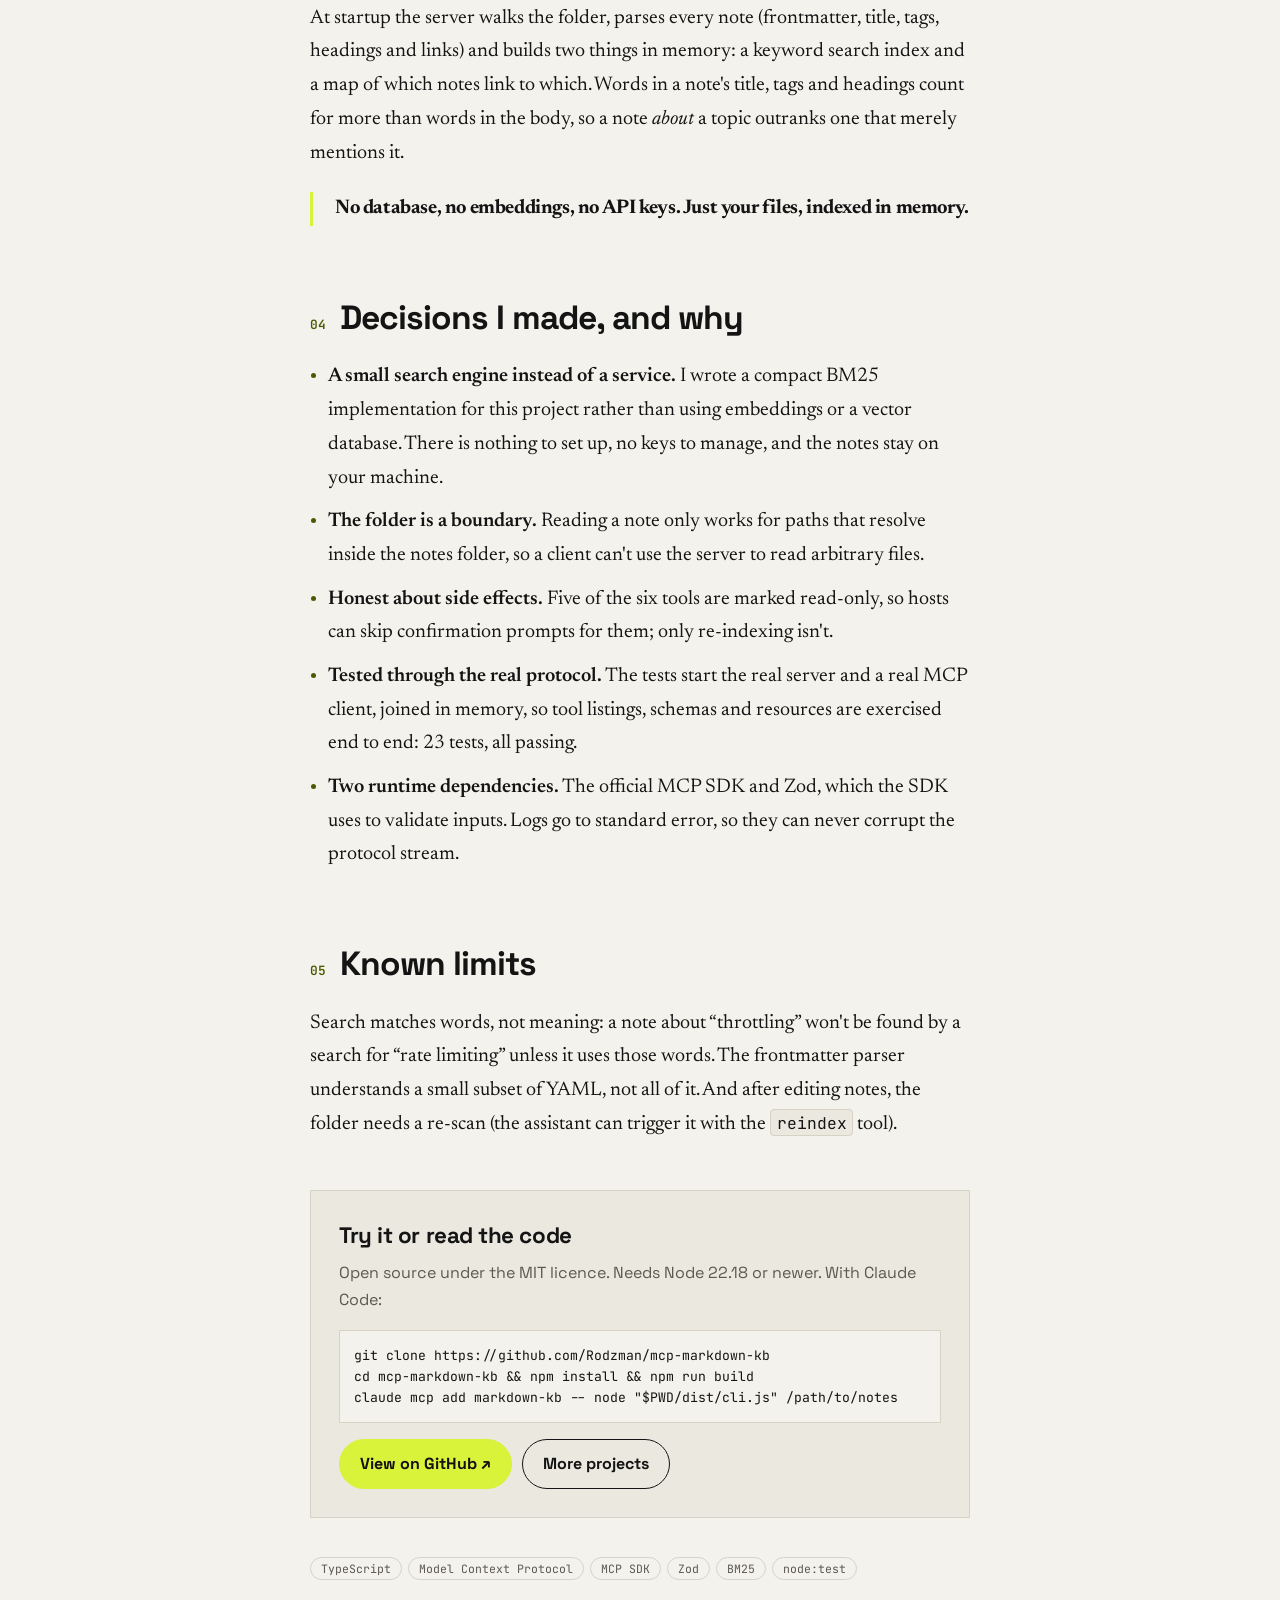
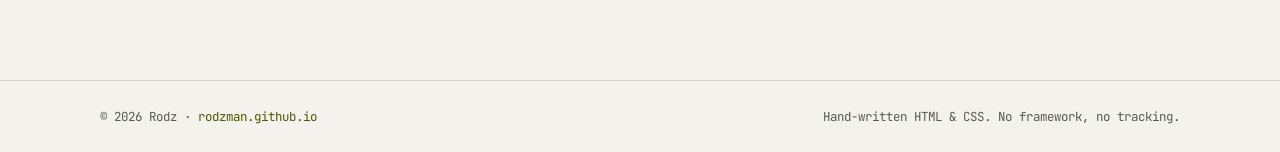
<file: projects/mcp-markdown-kb/index.html>
<!DOCTYPE html>
<html lang="en">
<head>
  <meta charset="UTF-8" />
  <meta name="viewport" content="width=device-width, initial-scale=1.0" />
  <title>mcp-markdown-kb: let Claude read your notes — Rodz</title>
  <meta name="description" content="An MCP server that turns any folder of Markdown notes into a knowledge base an AI assistant can search, read and follow links through, with no database and no API keys." />
  <meta name="theme-color" content="#111111" />
  <link rel="canonical" href="https://rodzman.github.io/projects/mcp-markdown-kb/" />
  <link rel="icon" href="https://github.com/Rodzman.png" />
  <meta property="og:type" content="article" />
  <meta property="og:url" content="https://rodzman.github.io/projects/mcp-markdown-kb/" />
  <meta property="og:title" content="mcp-markdown-kb: let Claude read your notes" />
  <meta property="og:description" content="An MCP server that makes a folder of Markdown notes searchable by an AI assistant." />
  <meta property="og:image" content="https://github.com/Rodzman.png" />
  <meta name="twitter:card" content="summary" />

  <link rel="preconnect" href="https://fonts.googleapis.com" />
  <link rel="preconnect" href="https://fonts.gstatic.com" crossorigin />
  <link href="https://fonts.googleapis.com/css2?family=Space+Grotesk:wght@400;500;700&family=JetBrains+Mono:wght@400;600&family=Newsreader:ital,opsz,wght@0,6..72,400;0,6..72,600;1,6..72,400&display=swap" rel="stylesheet" />
  <script>
    try { var t = localStorage.getItem('theme'); if (t === 'light' || t === 'dark') document.documentElement.dataset.theme = t; } catch (e) {}
  </script>
  <link rel="stylesheet" href="../../assets/article.css" />
</head>
<body>
  <a class="skip" href="#article" data-i18n="skip">Skip to article</a>

  <nav aria-label="Main">
    <div class="wrap nav">
      <a class="brand" href="../../">rodz<b>.</b></a>
      <div class="nav-right">
        <a class="back" href="../../#work" data-i18n="nav.back">← All projects</a>
        <button class="ctrl lang" id="lang-toggle" type="button" aria-label="Mudar para português">
          <span data-lang="en">EN</span>/<span data-lang="pt">PT</span>
        </button>
        <button class="ctrl" id="theme-toggle" type="button" aria-label="Toggle light/dark theme">◐</button>
      </div>
    </div>
    <div class="progress" aria-hidden="true"></div>
  </nav>

  <header class="wrap a-head">
    <p class="kicker mono" data-i18n="kicker"><b>●</b> Case study · AI tooling</p>
    <h1 data-i18n="title">Let Claude read your notes<span class="dot">.</span></h1>
    <p class="dek" data-i18n="dek">mcp-markdown-kb connects an AI assistant to a folder of Markdown notes, so it can find the right note, follow the links between notes and quote from them, with no database and no API keys.</p>
    <div class="byline mono">
      <img src="https://github.com/Rodzman.png" alt="" width="36" height="36"
           onerror="this.replaceWith(Object.assign(document.createElement('span'),{className:'av',textContent:'R'}))" />
      <strong>Rodz</strong><span class="sep">·</span><span data-i18n="readtime">4 min read</span><span class="sep">·</span><span>TypeScript · MCP</span>
    </div>

    <!-- Cover poster: the project's own test notes, their [[links]], and a question that finds them. -->
    <div class="cover">
      <svg viewBox="0 0 1040 520" role="img" data-i18n-attr="aria-label:cover.aria"
           aria-label="Four Markdown notes connected by wiki links; a question about rate limiting finds two of them">
        <defs>
          <pattern id="mk-dots" width="10" height="10" patternUnits="userSpaceOnUse"><circle cx="5" cy="5" r="2" style="fill:var(--accent)"/></pattern>
        </defs>
        <g style="color:var(--text)">
          <circle cx="780" cy="250" r="230" fill="url(#mk-dots)" opacity=".4"/>
          <g font-family="Space Grotesk, sans-serif" font-weight="700" letter-spacing="-3">
            <text x="48" y="120" font-size="70" fill="currentColor" data-i18n="cover.l1">YOUR NOTES.</text>
            <text x="48" y="204" font-size="70" fill="none" stroke="currentColor" stroke-width="2" data-i18n="cover.l2">SEARCHABLE.</text>
            <text x="48" y="288" font-size="70" style="fill:var(--accent-text)" data-i18n="cover.l3">QUOTABLE.</text>
          </g>
          <!-- question bubble -->
          <g transform="translate(48 340)">
            <path d="M0 0 H420 a14 14 0 0 1 14 14 V74 a14 14 0 0 1 -14 14 H60 L30 116 L34 88 H14 a14 14 0 0 1 -14 -14 V14 a14 14 0 0 1 14 -14Z" style="fill:var(--bg)" stroke="currentColor" stroke-width="2.5"/>
            <text x="22" y="38" class="mono" font-size="12" fill="currentColor" opacity=".6" data-i18n="cover.ask">ASK CLAUDE</text>
            <text x="22" y="66" font-size="19" font-weight="500" fill="currentColor" font-family="Space Grotesk, sans-serif" data-i18n="cover.q">“What do my notes say about rate limiting?”</text>
          </g>
          <!-- notes, misregistered -->
          <g font-family="JetBrains Mono, monospace" font-size="12">
            <!-- links first (behind) -->
            <path d="M720 160 L640 330" stroke="currentColor" stroke-width="2.5"/>
            <path d="M770 160 L870 320" stroke="currentColor" stroke-width="1.5" stroke-dasharray="6 5"/>
            <!-- api-gateway (hit 2) -->
            <rect x="648" y="58" width="190" height="110" style="fill:var(--accent)"/>
            <rect x="640" y="50" width="190" height="110" style="fill:var(--bg)" stroke="currentColor" stroke-width="2.5"/>
            <text x="656" y="76" font-weight="600" fill="currentColor">api-gateway.md</text>
            <text x="656" y="104" fill="currentColor" opacity=".65">[[Rate limiting</text>
            <text x="656" y="120" fill="currentColor" opacity=".65">  strategies]]</text>
            <text x="656" y="146" style="fill:var(--accent-text)">score 1.44</text>
            <!-- rate-limiting (hit 1) -->
            <rect x="548" y="318" width="200" height="120" style="fill:var(--accent)"/>
            <rect x="540" y="310" width="200" height="120" style="fill:var(--bg)" stroke="currentColor" stroke-width="3"/>
            <text x="556" y="338" font-weight="600" fill="currentColor">rate-limiting.md</text>
            <text x="556" y="364" fill="currentColor" opacity=".65">Token bucket allows</text>
            <text x="556" y="380" fill="currentColor" opacity=".65">bursts; sliding…</text>
            <text x="556" y="410" style="fill:var(--accent-text)">score 2.48</text>
            <!-- redis-notes -->
            <rect x="800" y="310" width="170" height="80" style="fill:var(--bg)" stroke="currentColor" stroke-width="1.5" stroke-dasharray="4 4"/>
            <text x="816" y="338" fill="currentColor" opacity=".7">redis-notes.md</text>
            <!-- recipe (no hit) -->
            <rect x="880" y="130" width="120" height="70" style="fill:var(--bg)" stroke="currentColor" stroke-width="1.5" stroke-opacity=".35"/>
            <text x="896" y="158" fill="currentColor" opacity=".4">recipe.md</text>
          </g>
        </g>
      </svg>
    </div>
  </header>

  <main class="article" id="article">
    <p class="lead" data-i18n="p1">A lot of knowledge lives in plain Markdown files: an Obsidian vault, a <code>docs/</code> folder, years of meeting notes. AI assistants are very good at answering questions, but only about what they can see, and your notes usually aren't part of that.</p>
    <p data-i18n="p2">The Model Context Protocol (MCP) is an open standard for giving assistants tools they can call. mcp-markdown-kb is an MCP server: point it at a folder, connect it to Claude Desktop or Claude Code, and ask things like “what do my notes say about rate limiting?” or “which notes link to the API gateway design doc?”.</p>

    <div class="facts">
      <div><b>6</b><span data-i18n="f1">tools the assistant can call</span></div>
      <div><b>2</b><span data-i18n="f2">runtime dependencies</span></div>
      <div><b>0</b><span data-i18n="f3">databases or API keys</span></div>
    </div>

    <h2><span class="n">01</span><span data-i18n="h.what">What the assistant can do</span></h2>
    <ul>
      <li data-i18n="li.a"><strong>Search</strong> every note by keyword, optionally filtered by tag, and get back the best matches with a short snippet.</li>
      <li data-i18n="li.b"><strong>Read</strong> a whole note, with its title, tags, headings and outgoing links.</li>
      <li data-i18n="li.c"><strong>Follow links backwards:</strong> find every note that links to a given one, through <code>[[wiki links]]</code> or normal Markdown links.</li>
      <li data-i18n="li.d"><strong>Browse</strong> all notes or the tag list, and re-scan the folder after you edit something.</li>
    </ul>
    <p data-i18n="p3">Each note is also published as an attachable resource, so assistants that support it can pull a specific note straight into the conversation.</p>

    <h2><span class="n">02</span><span data-i18n="h.real">A real search</span></h2>
    <p data-i18n="p4">This is what comes back when the project's own code searches its four test notes for “rate limiting”, then asks which notes link to the top result:</p>
    <figure class="full">
      <div class="term">
        <div class="bar"><i></i><i></i><i></i><span>search_notes · get_backlinks</span></div>
<pre><span class="dim">search_notes { query: "rate limiting" }</span>
<span class="ok">2.4829</span>  <span class="hl">rate-limiting.md</span>        Rate limiting strategies
        <span class="dim">"Token bucket allows bursts; sliding window log is exac…"</span>
<span class="ok">1.4403</span>  <span class="hl">projects/api-gateway.md</span> API gateway
        <span class="dim">"Design doc for the gateway. Uses [[Rate limiting strategies]] per API key…"</span>

<span class="dim">get_backlinks { path: "rate-limiting.md" }</span>
→ projects/api-gateway.md</pre>
      </div>
      <figcaption data-i18n="cap.term">Real output from the project's code on its test notes. The note about the topic ranks first; the design doc that links to it ranks second, and shows up again as a backlink.</figcaption>
    </figure>

    <h2><span class="n">03</span><span data-i18n="h.how">How it works</span></h2>
    <figure class="wide">
      <div class="frame">
        <svg viewBox="0 0 1040 460" role="img" data-i18n-attr="aria-label:diag.aria"
             aria-label="Claude talks to the server over MCP on standard input and output. The server exposes six tools backed by an in-memory knowledge base, built at startup by parsing every Markdown file in the folder into a search index and a link map. Paths outside the folder are refused.">
          <defs>
            <pattern id="mg" width="20" height="20" patternUnits="userSpaceOnUse"><path d="M20 0H0V20" fill="none" stroke="currentColor" stroke-opacity=".07"/></pattern>
            <marker id="ma" viewBox="0 0 10 10" refX="9" refY="5" markerWidth="7" markerHeight="7" orient="auto"><path d="M0 0L10 5L0 10z" fill="currentColor"/></marker>
            <marker id="ma0" viewBox="0 0 10 10" refX="1" refY="5" markerWidth="7" markerHeight="7" orient="auto"><path d="M10 0L0 5L10 10z" fill="currentColor"/></marker>
          </defs>
          <g style="color:var(--text)" class="mono">
            <rect width="1040" height="460" fill="url(#mg)"/>
            <text x="40" y="44" font-size="11" fill="currentColor" opacity=".55" data-i18n="d.fig">FIG. 01 — FROM QUESTION TO NOTE</text>
            <!-- host -->
            <rect x="40" y="150" width="160" height="110" fill="none" stroke="currentColor" stroke-width="2"/>
            <text x="120" y="190" text-anchor="middle" font-size="14" font-weight="600" fill="currentColor" font-family="Space Grotesk, sans-serif">Claude</text>
            <text x="120" y="212" text-anchor="middle" font-size="10" fill="currentColor" opacity=".6">Desktop / Code</text>
            <line x1="206" y1="195" x2="300" y2="195" stroke="currentColor" stroke-width="1.5" marker-start="url(#ma0)" marker-end="url(#ma)"/>
            <text x="253" y="184" text-anchor="middle" font-size="10" fill="currentColor" opacity=".7">MCP · stdio</text>
            <!-- server -->
            <rect x="305" y="90" width="270" height="250" fill="none" stroke="currentColor" stroke-width="2"/>
            <text x="320" y="114" font-size="12" font-weight="600" fill="currentColor" data-i18n="d.server">MCP server · 6 tools</text>
            <g font-size="11" fill="currentColor">
              <rect x="320" y="128" width="240" height="26" style="fill:var(--accent)"/><text x="332" y="146" fill="#111" font-weight="600">search_notes</text>
              <text x="332" y="174" opacity=".75">read_note</text>
              <text x="332" y="198" opacity=".75">get_backlinks</text>
              <text x="332" y="222" opacity=".75">list_notes · list_tags</text>
              <text x="332" y="246" opacity=".75">reindex</text>
              <line x1="320" y1="262" x2="560" y2="262" stroke="currentColor" stroke-opacity=".25"/>
              <text x="332" y="284" font-size="10" opacity=".6" data-i18n="d.ro">5 of 6 marked read-only</text>
              <text x="332" y="302" font-size="10" opacity=".6" data-i18n="d.res">+ every note as a resource</text>
            </g>
            <line x1="575" y1="215" x2="655" y2="215" stroke="currentColor" stroke-width="1.5" marker-end="url(#ma)"/>
            <!-- knowledge base -->
            <rect x="660" y="90" width="340" height="250" fill="none" stroke="currentColor" stroke-width="2"/>
            <text x="676" y="114" font-size="12" font-weight="600" fill="currentColor" data-i18n="d.kb">in-memory knowledge base</text>
            <g font-size="11" fill="currentColor">
              <rect x="676" y="130" width="148" height="88" fill="none" stroke="currentColor" stroke-opacity=".5"/>
              <text x="688" y="152" font-weight="600" data-i18n="d.index">search index</text>
              <text x="688" y="172" font-size="10" opacity=".7">BM25</text>
              <text x="688" y="190" font-size="10" opacity=".7" data-i18n="d.weight">title, tags, headings</text>
              <text x="688" y="206" font-size="10" opacity=".7" data-i18n="d.weight2">weigh more than body</text>
              <rect x="836" y="130" width="148" height="88" fill="none" stroke="currentColor" stroke-opacity=".5"/>
              <text x="848" y="152" font-weight="600" data-i18n="d.links">link map</text>
              <text x="848" y="172" font-size="10" opacity=".7">[[wiki links]]</text>
              <text x="848" y="190" font-size="10" opacity=".7" data-i18n="d.rel">relative .md links</text>
              <text x="848" y="206" font-size="10" opacity=".7" data-i18n="d.back">→ backlinks</text>
              <rect x="676" y="232" width="308" height="34" style="fill:var(--warn);fill-opacity:.15;stroke:var(--warn)"/>
              <text x="688" y="254" font-size="10" style="fill:var(--warn)" data-i18n="d.guard">path guard: nothing outside the folder</text>
              <text x="688" y="300" font-size="10" opacity=".6" data-i18n="d.built">built at startup · rebuilt on reindex</text>
            </g>
            <!-- folder -->
            <path d="M676 370 h70 l14 14 h224 v58 h-308 z" fill="none" stroke="currentColor" stroke-width="1.5"/>
            <text x="692" y="412" font-size="11" fill="currentColor">~/notes/**/*.md</text>
            <text x="692" y="430" font-size="10" fill="currentColor" opacity=".6" data-i18n="d.fm">frontmatter · titles · tags</text>
            <line x1="830" y1="370" x2="830" y2="346" stroke="currentColor" stroke-width="1.5" marker-end="url(#ma)"/>
            <text x="842" y="362" font-size="10" fill="currentColor" opacity=".7" data-i18n="d.parse">parse</text>
          </g>
        </svg>
      </div>
      <figcaption data-i18n="cap.diag">Everything runs locally. The notes are read once at startup into memory; nothing is sent anywhere except the answers the assistant asks for.</figcaption>
    </figure>
    <p data-i18n="p5">At startup the server walks the folder, parses every note (frontmatter, title, tags, headings and links) and builds two things in memory: a keyword search index and a map of which notes link to which. Words in a note's title, tags and headings count for more than words in the body, so a note <em>about</em> a topic outranks one that merely mentions it.</p>
    <p class="pull" data-i18n="pull">No database, no embeddings, no API keys. Just your files, indexed in memory.</p>

    <h2><span class="n">04</span><span data-i18n="h.decisions">Decisions I made, and why</span></h2>
    <ul>
      <li data-i18n="li1"><strong>A small search engine instead of a service.</strong> I wrote a compact BM25 implementation for this project rather than using embeddings or a vector database. There is nothing to set up, no keys to manage, and the notes stay on your machine.</li>
      <li data-i18n="li2"><strong>The folder is a boundary.</strong> Reading a note only works for paths that resolve inside the notes folder, so a client can't use the server to read arbitrary files.</li>
      <li data-i18n="li3"><strong>Honest about side effects.</strong> Five of the six tools are marked read-only, so hosts can skip confirmation prompts for them; only re-indexing isn't.</li>
      <li data-i18n="li4"><strong>Tested through the real protocol.</strong> The tests start the real server and a real MCP client, joined in memory, so tool listings, schemas and resources are exercised end to end: 23 tests, all passing.</li>
      <li data-i18n="li5"><strong>Two runtime dependencies.</strong> The official MCP SDK and Zod, which the SDK uses to validate inputs. Logs go to standard error, so they can never corrupt the protocol stream.</li>
    </ul>

    <h2><span class="n">05</span><span data-i18n="h.limits">Known limits</span></h2>
    <p data-i18n="p6">Search matches words, not meaning: a note about “throttling” won't be found by a search for “rate limiting” unless it uses those words. The frontmatter parser understands a small subset of YAML, not all of it. And after editing notes, the folder needs a re-scan (the assistant can trigger it with the <code>reindex</code> tool).</p>

    <div class="cta-box">
      <h3 data-i18n="cta.h">Try it or read the code</h3>
      <p data-i18n="cta.p">Open source under the MIT licence. Needs Node 22.18 or newer. With Claude Code:</p>
      <pre>git clone https://github.com/Rodzman/mcp-markdown-kb
cd mcp-markdown-kb && npm install && npm run build
claude mcp add markdown-kb -- node "$PWD/dist/cli.js" /path/to/notes</pre>
      <div class="btns">
        <a class="btn primary" href="https://github.com/Rodzman/mcp-markdown-kb" data-i18n="cta.gh">View on GitHub ↗</a>
        <a class="btn ghost" href="../../#work" data-i18n="cta.back">More projects</a>
      </div>
    </div>

    <div class="tags"><span class="tag">TypeScript</span><span class="tag">Model Context Protocol</span><span class="tag">MCP SDK</span><span class="tag">Zod</span><span class="tag">BM25</span><span class="tag">node:test</span></div>
  </main>

  <footer>
    <div class="wrap mono">
      <span>© <span id="year">2026</span> Rodz · <a href="../../">rodzman.github.io</a></span>
      <span data-i18n="footer">Hand-written HTML &amp; CSS. No framework, no tracking.</span>
    </div>
  </footer>

  <script>
    window.ARTICLE_META_PT = {
      title: 'mcp-markdown-kb: deixe o Claude ler suas notas — Rodz',
      desc: 'Um servidor MCP que transforma qualquer pasta de notas em Markdown numa base de conhecimento que um assistente de IA consegue pesquisar, ler e navegar pelos links, sem banco de dados e sem chaves de API.'
    };
    window.ARTICLE_PT = {
      'skip': 'Pular para o artigo',
      'nav.back': '← Todos os projetos',
      'kicker': '<b>●</b> Estudo de caso · Ferramentas de IA',
      'title': 'Deixe o Claude ler suas notas<span class="dot">.</span>',
      'dek': 'O mcp-markdown-kb conecta um assistente de IA a uma pasta de notas em Markdown, para que ele encontre a nota certa, siga os links entre as notas e cite trechos delas, sem banco de dados e sem chaves de API.',
      'readtime': '4 min de leitura',
      'cover.aria': 'Quatro notas em Markdown ligadas por wiki links; uma pergunta sobre rate limiting encontra duas delas',
      'cover.l1': 'SUAS NOTAS.', 'cover.l2': 'PESQUISÁVEIS.', 'cover.l3': 'CITÁVEIS.',
      'cover.ask': 'PERGUNTE AO CLAUDE', 'cover.q': '“O que minhas notas dizem sobre rate limiting?”',
      'p1': 'Muito conhecimento vive em arquivos Markdown simples: um cofre do Obsidian, uma pasta <code>docs/</code>, anos de notas de reunião. Assistentes de IA são ótimos para responder perguntas, mas só sobre o que conseguem ver, e suas notas normalmente não fazem parte disso.',
      'p2': 'O Model Context Protocol (MCP) é um padrão aberto para dar aos assistentes ferramentas que eles podem chamar. O mcp-markdown-kb é um servidor MCP: aponte para uma pasta, conecte ao Claude Desktop ou ao Claude Code, e pergunte coisas como “o que minhas notas dizem sobre rate limiting?” ou “quais notas apontam para o documento de design do API gateway?”.',
      'f1': 'ferramentas que o assistente pode chamar', 'f2': 'dependências em tempo de execução', 'f3': 'bancos de dados ou chaves de API',
      'h.what': 'O que o assistente consegue fazer',
      'li.a': '<strong>Pesquisar</strong> todas as notas por palavra-chave, com filtro opcional por tag, e receber os melhores resultados com um trecho curto.',
      'li.b': '<strong>Ler</strong> uma nota inteira, com título, tags, cabeçalhos e links de saída.',
      'li.c': '<strong>Seguir links ao contrário:</strong> encontrar todas as notas que apontam para uma nota, por <code>[[wiki links]]</code> ou links normais de Markdown.',
      'li.d': '<strong>Navegar</strong> por todas as notas ou pela lista de tags, e reler a pasta depois que você edita algo.',
      'p3': 'Cada nota também é publicada como um recurso anexável, então os assistentes que suportam isso podem trazer uma nota específica direto para a conversa.',
      'h.real': 'Uma busca real',
      'p4': 'Isto é o que volta quando o próprio código do projeto procura “rate limiting” nas suas quatro notas de teste, e depois pergunta quais notas apontam para o primeiro resultado:',
      'cap.term': 'Saída real do código do projeto nas notas de teste. A nota sobre o assunto vem em primeiro; o documento de design que aponta para ela vem em segundo, e aparece de novo como backlink.',
      'h.how': 'Como funciona',
      'diag.aria': 'O Claude conversa com o servidor via MCP pela entrada e saída padrão. O servidor expõe seis ferramentas apoiadas numa base de conhecimento em memória, montada na inicialização lendo cada arquivo Markdown da pasta para um índice de busca e um mapa de links. Caminhos fora da pasta são recusados.',
      'd.fig': 'FIG. 01 — DA PERGUNTA À NOTA', 'd.server': 'servidor MCP · 6 ferramentas',
      'd.ro': '5 de 6 marcadas como só leitura', 'd.res': '+ cada nota como recurso',
      'd.kb': 'base de conhecimento em memória', 'd.index': 'índice de busca',
      'd.weight': 'título, tags, cabeçalhos', 'd.weight2': 'pesam mais que o corpo',
      'd.links': 'mapa de links', 'd.rel': 'links .md relativos', 'd.back': '→ backlinks',
      'd.guard': 'proteção de caminho: nada fora da pasta', 'd.built': 'montada na inicialização · refeita no reindex',
      'd.fm': 'frontmatter · títulos · tags', 'd.parse': 'lê',
      'cap.diag': 'Tudo roda localmente. As notas são lidas uma vez na inicialização para a memória; nada é enviado a lugar nenhum além das respostas que o assistente pede.',
      'p5': 'Na inicialização, o servidor percorre a pasta, lê cada nota (frontmatter, título, tags, cabeçalhos e links) e monta duas coisas em memória: um índice de busca por palavras e um mapa de quais notas apontam para quais. Palavras no título, nas tags e nos cabeçalhos de uma nota contam mais do que palavras no corpo, então uma nota <em>sobre</em> um assunto fica à frente de uma que só o menciona.',
      'pull': 'Sem banco de dados, sem embeddings, sem chaves de API. Só seus arquivos, indexados em memória.',
      'h.decisions': 'Decisões que tomei, e por quê',
      'li1': '<strong>Um pequeno buscador em vez de um serviço.</strong> Escrevi uma implementação compacta de BM25 para este projeto em vez de usar embeddings ou um banco vetorial. Não há nada para configurar, nenhuma chave para gerenciar, e as notas ficam na sua máquina.',
      'li2': '<strong>A pasta é uma fronteira.</strong> Ler uma nota só funciona para caminhos que ficam dentro da pasta de notas, então um cliente não consegue usar o servidor para ler arquivos quaisquer.',
      'li3': '<strong>Transparente sobre efeitos colaterais.</strong> Cinco das seis ferramentas são marcadas como só leitura, então os hosts podem pular os pedidos de confirmação para elas; só a reindexação não é.',
      'li4': '<strong>Testado pelo protocolo real.</strong> Os testes sobem o servidor real e um cliente MCP real, ligados em memória, então a listagem de ferramentas, os schemas e os recursos são exercitados de ponta a ponta: 23 testes, todos passando.',
      'li5': '<strong>Duas dependências em tempo de execução.</strong> O SDK oficial do MCP e o Zod, que o SDK usa para validar entradas. Os logs vão para a saída de erro, então nunca corrompem o fluxo do protocolo.',
      'h.limits': 'Limites conhecidos',
      'p6': 'A busca casa palavras, não significados: uma nota sobre “throttling” não aparece numa busca por “rate limiting” a não ser que use essas palavras. O leitor de frontmatter entende um pequeno subconjunto de YAML, não tudo. E depois de editar notas, a pasta precisa ser relida (o assistente pode disparar isso com a ferramenta <code>reindex</code>).',
      'cta.h': 'Experimente ou leia o código',
      'cta.p': 'Código aberto sob a licença MIT. Precisa de Node 22.18 ou mais novo. Com o Claude Code:',
      'cta.gh': 'Ver no GitHub ↗', 'cta.back': 'Mais projetos',
      'footer': 'HTML e CSS escritos à mão. Sem framework, sem rastreamento.'
    };
  </script>
  <script src="../../assets/article.js"></script>
</body>
</html>
</file>
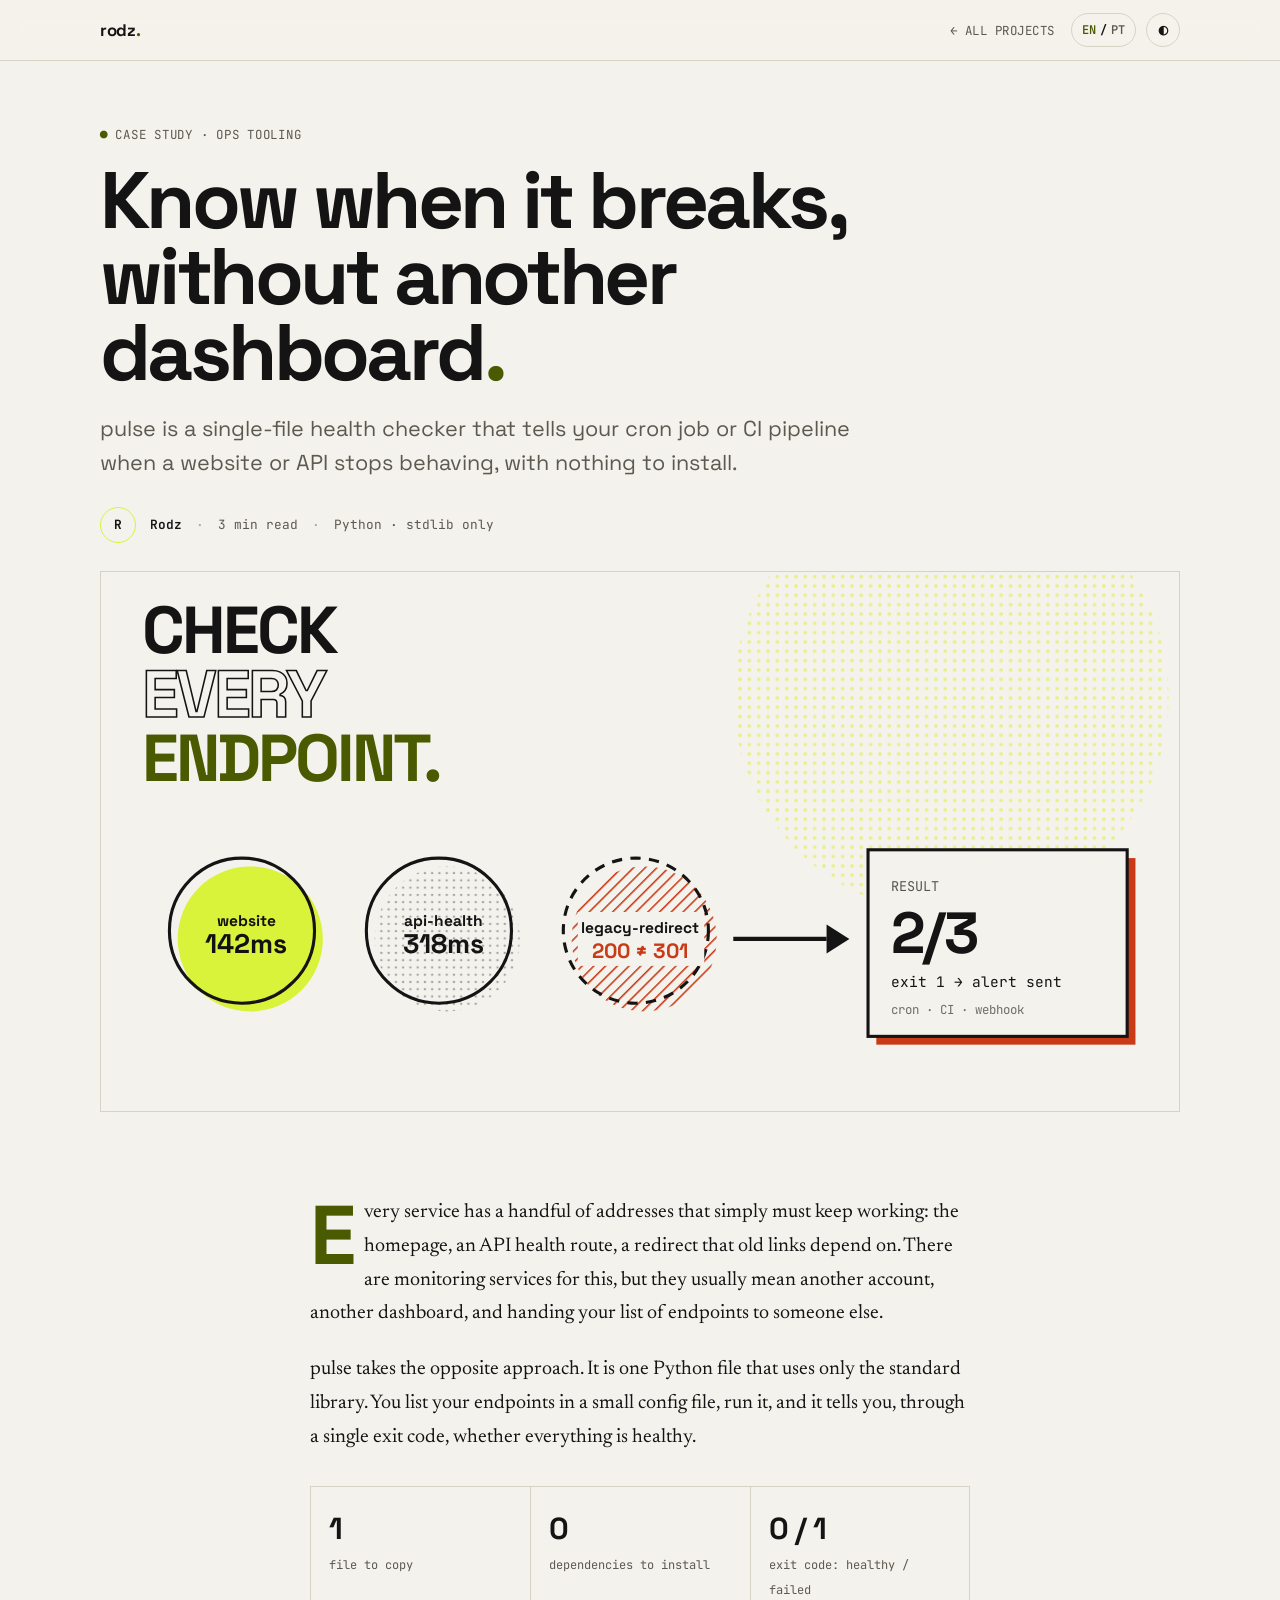
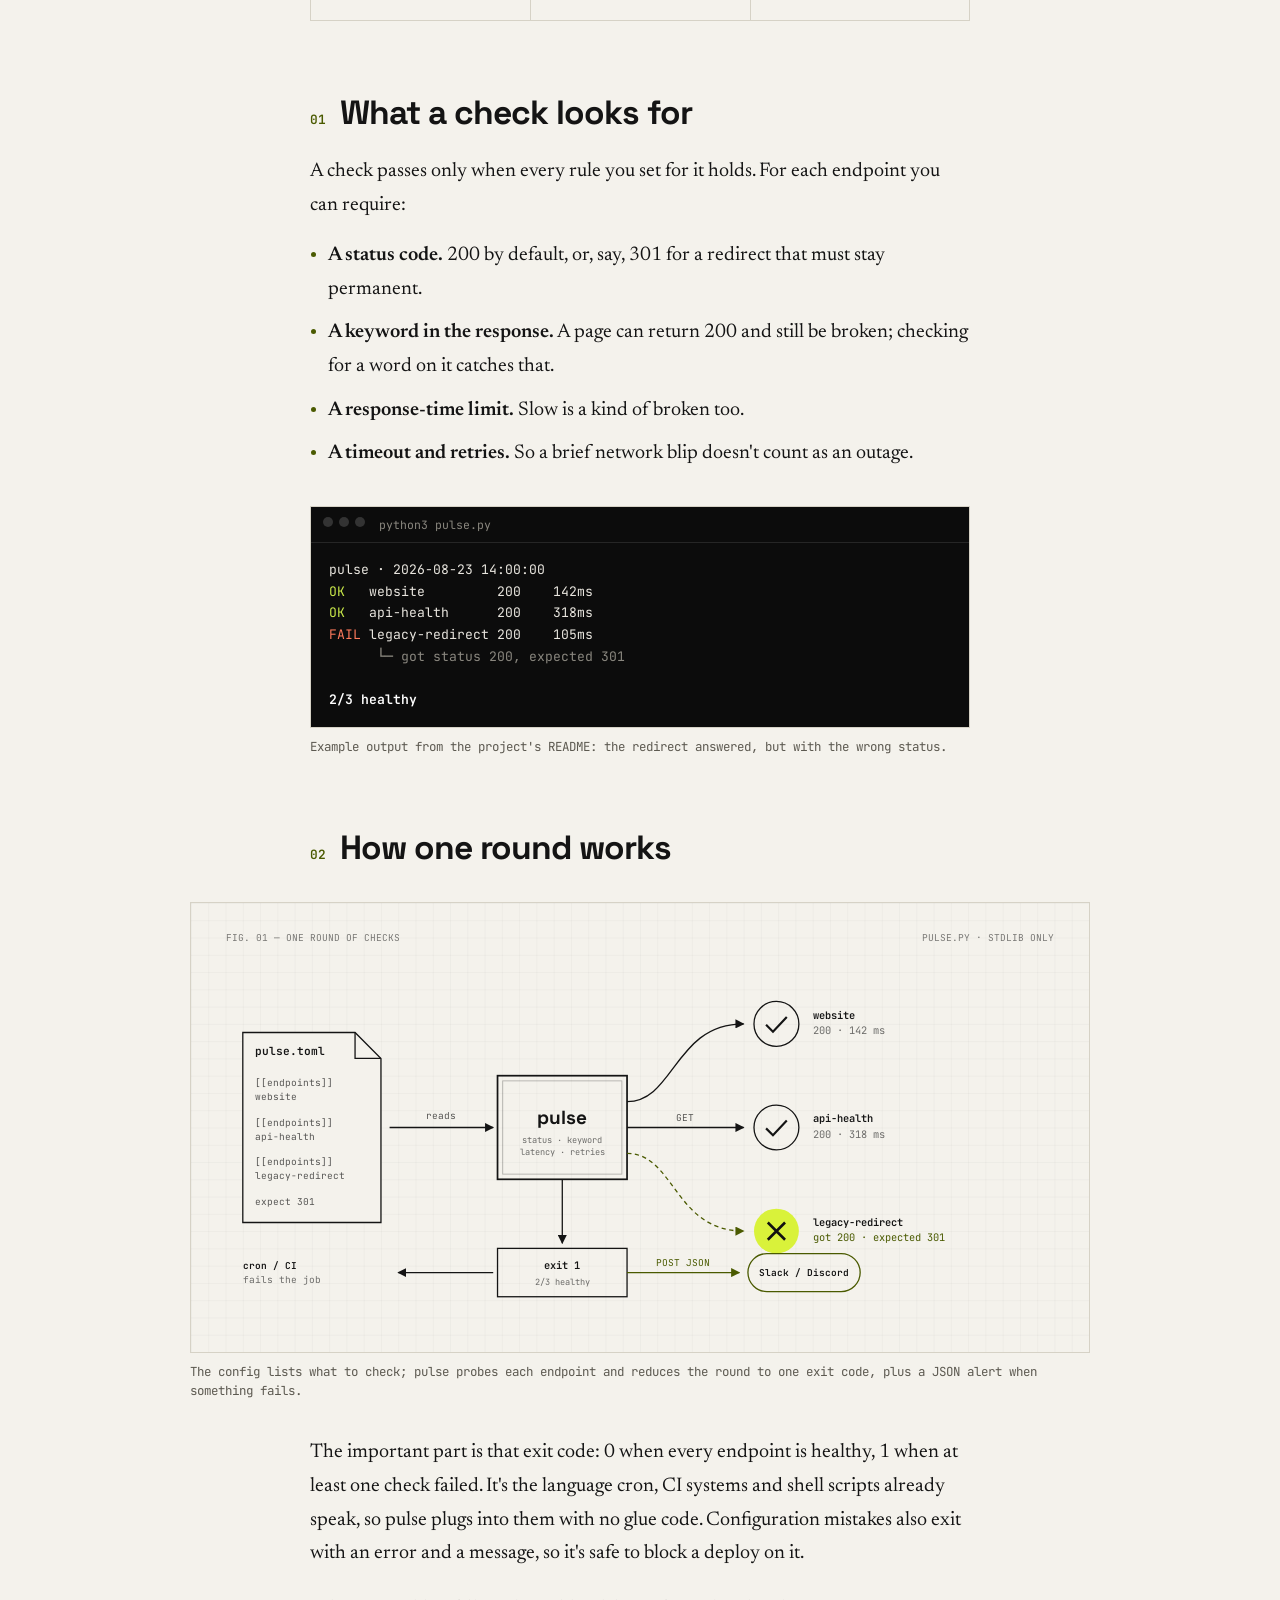
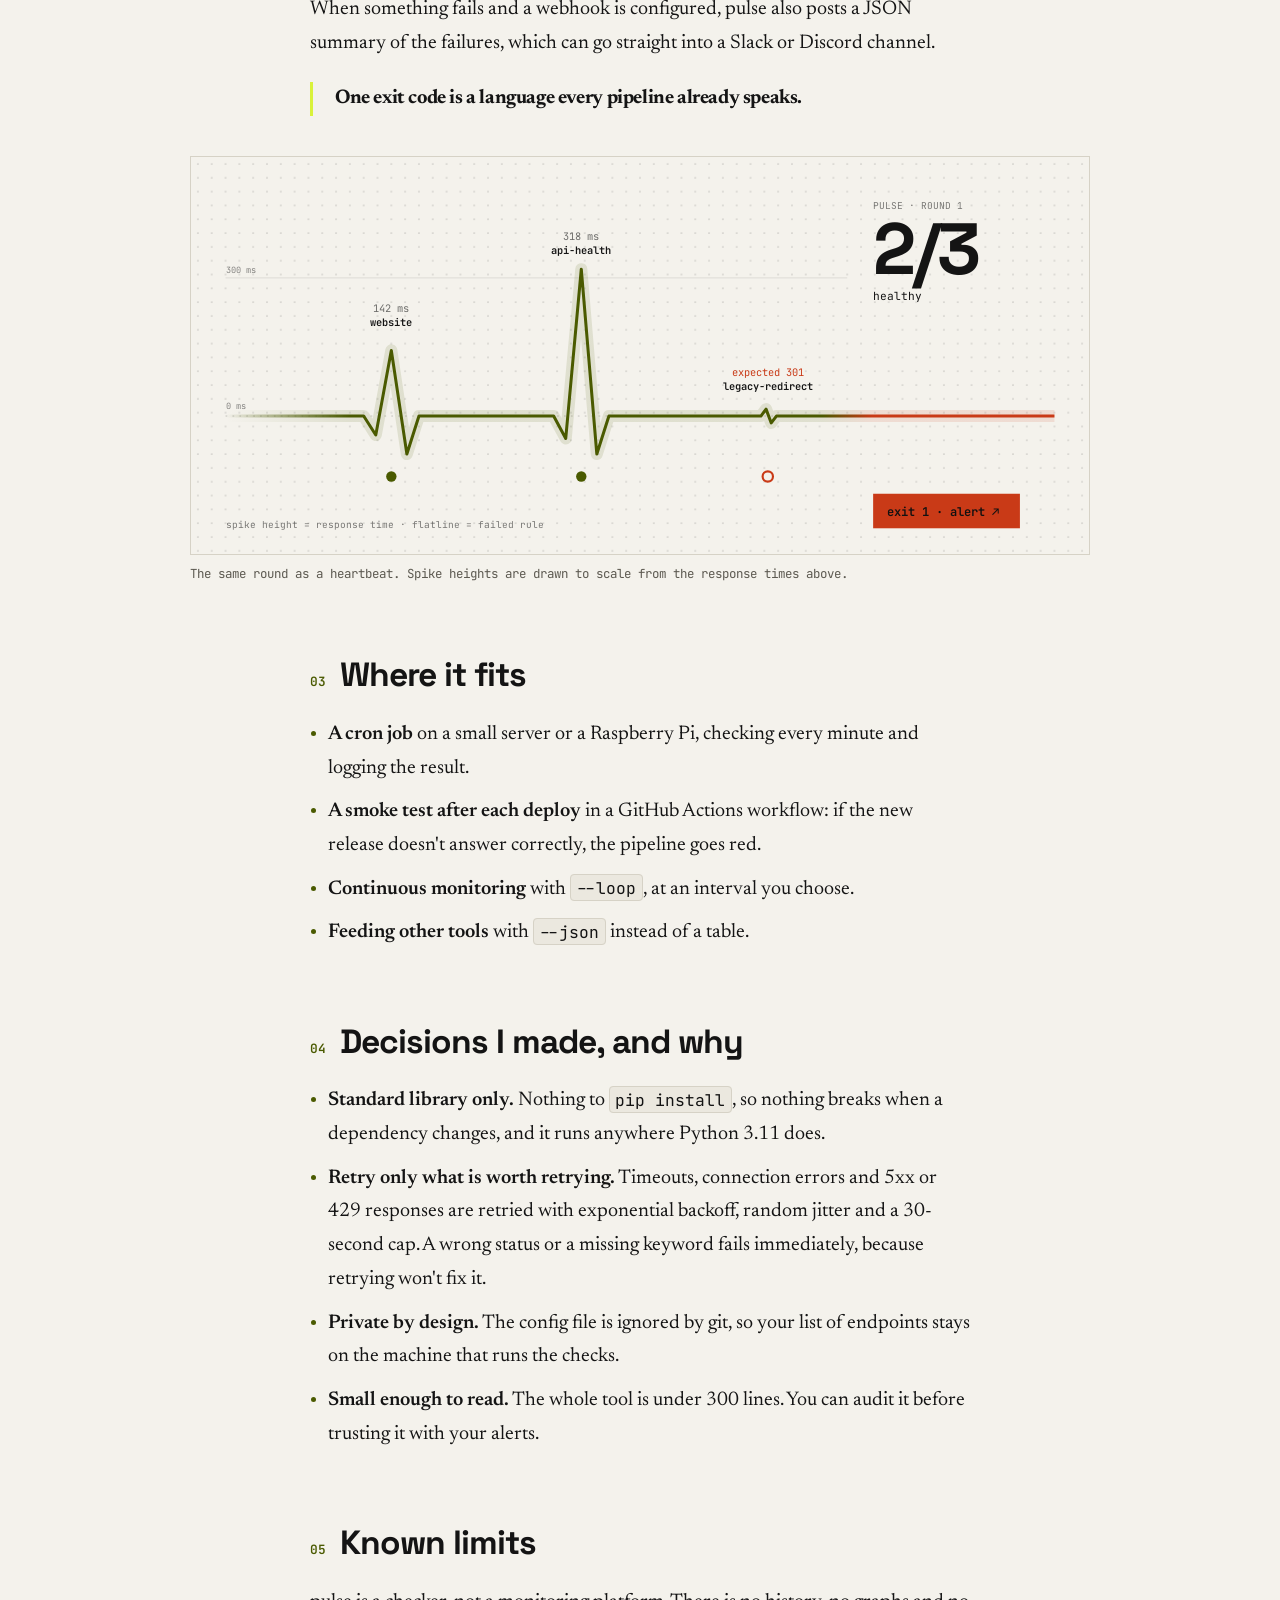
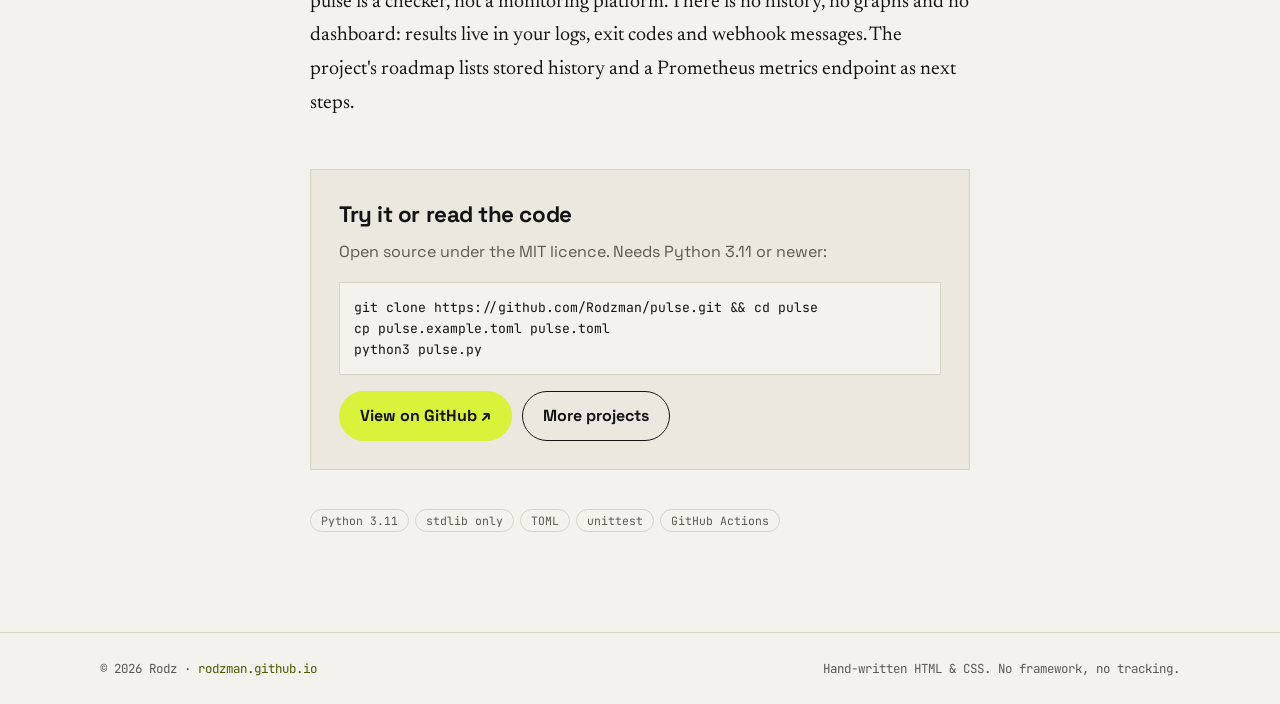
<file: projects/pulse/index.html>
<!DOCTYPE html>
<html lang="en">
<head>
  <meta charset="UTF-8" />
  <meta name="viewport" content="width=device-width, initial-scale=1.0" />
  <title>pulse: know when it breaks, without another dashboard — Rodz</title>
  <meta name="description" content="A single-file, zero-dependency health checker that tells cron jobs and CI pipelines when a website or API stops behaving." />
  <meta name="theme-color" content="#111111" />
  <link rel="canonical" href="https://rodzman.github.io/projects/pulse/" />
  <link rel="icon" href="https://github.com/Rodzman.png" />
  <meta property="og:type" content="article" />
  <meta property="og:url" content="https://rodzman.github.io/projects/pulse/" />
  <meta property="og:title" content="pulse: know when it breaks, without another dashboard" />
  <meta property="og:description" content="A single-file, zero-dependency health checker for cron jobs and CI pipelines." />
  <meta property="og:image" content="https://github.com/Rodzman.png" />
  <meta name="twitter:card" content="summary" />

  <link rel="preconnect" href="https://fonts.googleapis.com" />
  <link rel="preconnect" href="https://fonts.gstatic.com" crossorigin />
  <link href="https://fonts.googleapis.com/css2?family=Space+Grotesk:wght@400;500;700&family=JetBrains+Mono:wght@400;600&family=Newsreader:ital,opsz,wght@0,6..72,400;0,6..72,600;1,6..72,400&display=swap" rel="stylesheet" />
  <script>
    try { var t = localStorage.getItem('theme'); if (t === 'light' || t === 'dark') document.documentElement.dataset.theme = t; } catch (e) {}
  </script>
  <link rel="stylesheet" href="../../assets/article.css" />
</head>
<body>
  <a class="skip" href="#article" data-i18n="skip">Skip to article</a>

  <nav aria-label="Main">
    <div class="wrap nav">
      <a class="brand" href="../../">rodz<b>.</b></a>
      <div class="nav-right">
        <a class="back" href="../../#work" data-i18n="nav.back">← All projects</a>
        <button class="ctrl lang" id="lang-toggle" type="button" aria-label="Mudar para português">
          <span data-lang="en">EN</span>/<span data-lang="pt">PT</span>
        </button>
        <button class="ctrl" id="theme-toggle" type="button" aria-label="Toggle light/dark theme">◐</button>
      </div>
    </div>
    <div class="progress" aria-hidden="true"></div>
  </nav>

  <header class="wrap a-head">
    <p class="kicker mono" data-i18n="kicker"><b>●</b> Case study · Ops tooling</p>
    <h1 data-i18n="title">Know when it breaks, without another dashboard<span class="dot">.</span></h1>
    <p class="dek" data-i18n="dek">pulse is a single-file health checker that tells your cron job or CI pipeline when a website or API stops behaving, with nothing to install.</p>
    <div class="byline mono">
      <img src="https://github.com/Rodzman.png" alt="" width="36" height="36"
           onerror="this.replaceWith(Object.assign(document.createElement('span'),{className:'av',textContent:'R'}))" />
      <strong>Rodz</strong><span class="sep">·</span><span data-i18n="readtime">3 min read</span><span class="sep">·</span><span>Python · stdlib only</span>
    </div>

    <!-- Cover poster: one round of checks from the README's example output. -->
    <div class="cover">
      <svg viewBox="0 0 1040 520" role="img" data-i18n-attr="aria-label:cover.aria"
           aria-label="pulse checks three endpoints; one fails its expected status, so the run reports 2 of 3 healthy, exits 1 and sends an alert">
        <defs>
          <pattern id="pu-dots" width="9" height="9" patternUnits="userSpaceOnUse"><circle cx="4.5" cy="4.5" r="1.8" style="fill:var(--accent)"/></pattern>
          <pattern id="pu-ink" width="7" height="7" patternUnits="userSpaceOnUse"><circle cx="3.5" cy="3.5" r="1.2" fill="currentColor"/></pattern>
          <pattern id="pu-hatch" width="8" height="8" patternUnits="userSpaceOnUse" patternTransform="rotate(45)"><line x1="0" y1="0" x2="0" y2="8" style="stroke:var(--warn)" stroke-width="3"/></pattern>
        </defs>
        <g style="color:var(--text)">
          <circle cx="820" cy="120" r="210" fill="url(#pu-dots)" opacity=".55"/>
          <g font-family="Space Grotesk, sans-serif" font-weight="700" letter-spacing="-3">
            <text x="40" y="78" font-size="64" fill="currentColor" data-i18n="cover.l1">CHECK</text>
            <text x="40" y="140" font-size="64" fill="none" stroke="currentColor" stroke-width="1.5" data-i18n="cover.l2">EVERY</text>
            <text x="40" y="202" font-size="64" style="fill:var(--accent-text)" data-i18n="cover.l3">ENDPOINT.</text>
          </g>
          <g transform="translate(70 280)" font-family="Space Grotesk, sans-serif">
            <g>
              <circle cx="74" cy="74" r="70" style="fill:var(--accent)"/>
              <circle cx="66" cy="66" r="70" fill="none" stroke="currentColor" stroke-width="3"/>
              <text x="70" y="62" text-anchor="middle" font-size="15" font-weight="700" fill="#111">website</text>
              <text x="70" y="88" text-anchor="middle" font-size="26" font-weight="700" fill="#111">142ms</text>
            </g>
            <g transform="translate(190 0)">
              <circle cx="74" cy="74" r="70" fill="url(#pu-ink)" opacity=".35"/>
              <circle cx="66" cy="66" r="70" fill="none" stroke="currentColor" stroke-width="3"/>
              <text x="70" y="62" text-anchor="middle" font-size="15" font-weight="700" fill="currentColor">api-health</text>
              <text x="70" y="88" text-anchor="middle" font-size="26" font-weight="700" fill="currentColor">318ms</text>
            </g>
            <g transform="translate(380 0)">
              <circle cx="74" cy="74" r="70" fill="url(#pu-hatch)"/>
              <circle cx="66" cy="66" r="70" fill="none" stroke="currentColor" stroke-width="3" stroke-dasharray="10 8"/>
              <rect x="10" y="48" width="122" height="52" style="fill:var(--bg)"/>
              <text x="70" y="68" text-anchor="middle" font-size="15" font-weight="700" fill="currentColor">legacy-redirect</text>
              <text x="70" y="92" text-anchor="middle" font-size="20" font-weight="700" style="fill:var(--warn)">200 ≠ 301</text>
            </g>
          </g>
          <path d="M610 354 H700" stroke="currentColor" stroke-width="4"/>
          <path d="M700 340 L722 354 L700 368Z" fill="currentColor"/>
          <g transform="translate(740 268)">
            <rect x="8" y="8" width="250" height="180" style="fill:var(--warn)"/>
            <rect x="0" y="0" width="250" height="180" style="fill:var(--bg)" stroke="currentColor" stroke-width="3"/>
            <text x="22" y="40" class="mono" font-size="13" fill="currentColor" opacity=".7" data-i18n="cover.result">RESULT</text>
            <text x="22" y="100" font-size="56" font-weight="700" fill="currentColor" letter-spacing="-2" font-family="Space Grotesk, sans-serif">2/3</text>
            <text x="22" y="132" class="mono" font-size="14" fill="currentColor" data-i18n="cover.exit">exit 1 → alert sent</text>
            <text x="22" y="158" class="mono" font-size="12" fill="currentColor" opacity=".6">cron · CI · webhook</text>
          </g>
        </g>
      </svg>
    </div>
  </header>

  <main class="article" id="article">
    <p class="lead" data-i18n="p1">Every service has a handful of addresses that simply must keep working: the homepage, an API health route, a redirect that old links depend on. There are monitoring services for this, but they usually mean another account, another dashboard, and handing your list of endpoints to someone else.</p>
    <p data-i18n="p2">pulse takes the opposite approach. It is one Python file that uses only the standard library. You list your endpoints in a small config file, run it, and it tells you, through a single exit code, whether everything is healthy.</p>

    <div class="facts">
      <div><b>1</b><span data-i18n="f1">file to copy</span></div>
      <div><b>0</b><span data-i18n="f2">dependencies to install</span></div>
      <div><b>0 / 1</b><span data-i18n="f3">exit code: healthy / failed</span></div>
    </div>

    <h2><span class="n">01</span><span data-i18n="h.what">What a check looks for</span></h2>
    <p data-i18n="p3">A check passes only when every rule you set for it holds. For each endpoint you can require:</p>
    <ul>
      <li data-i18n="li.a"><strong>A status code.</strong> 200 by default, or, say, 301 for a redirect that must stay permanent.</li>
      <li data-i18n="li.b"><strong>A keyword in the response.</strong> A page can return 200 and still be broken; checking for a word on it catches that.</li>
      <li data-i18n="li.c"><strong>A response-time limit.</strong> Slow is a kind of broken too.</li>
      <li data-i18n="li.d"><strong>A timeout and retries.</strong> So a brief network blip doesn't count as an outage.</li>
    </ul>
    <figure class="full">
      <div class="term">
        <div class="bar"><i></i><i></i><i></i><span>python3 pulse.py</span></div>
<pre>pulse · 2026-08-23 14:00:00
<span class="ok">OK  </span> website         200    142ms
<span class="ok">OK  </span> api-health      200    318ms
<span class="bad">FAIL</span> legacy-redirect 200    105ms
      <span class="dim">└─ got status 200, expected 301</span>

<span class="hl">2/3 healthy</span></pre>
      </div>
      <figcaption data-i18n="cap.term">Example output from the project's README: the redirect answered, but with the wrong status.</figcaption>
    </figure>

    <h2><span class="n">02</span><span data-i18n="h.how">How one round works</span></h2>
    <figure class="wide">
      <div class="frame">
        <svg viewBox="0 0 1040 520" role="img" data-i18n-attr="aria-label:diag.aria"
             aria-label="pulse reads its config file, probes each endpoint, and turns the results into an exit code for cron or CI, plus a webhook alert when something fails">
          <defs>
            <pattern id="pa-grid" width="20" height="20" patternUnits="userSpaceOnUse"><path d="M20 0H0V20" fill="none" stroke="currentColor" stroke-opacity=".07"/></pattern>
            <marker id="pa-arr" viewBox="0 0 10 10" refX="9" refY="5" markerWidth="7" markerHeight="7" orient="auto"><path d="M0 0L10 5L0 10z" fill="currentColor"/></marker>
            <marker id="pa-arr-acc" viewBox="0 0 10 10" refX="9" refY="5" markerWidth="7" markerHeight="7" orient="auto"><path d="M0 0L10 5L0 10z" style="fill:var(--accent-text)"/></marker>
          </defs>
          <g style="color:var(--text)">
            <rect width="1040" height="520" fill="url(#pa-grid)"/>
            <g class="mono" font-size="11" fill="currentColor" opacity=".55">
              <text x="40" y="44" data-i18n="d.fig">FIG. 01 — ONE ROUND OF CHECKS</text>
              <text x="1000" y="44" text-anchor="end">PULSE.PY · STDLIB ONLY</text>
            </g>
            <g transform="translate(60 150)">
              <path d="M0 0H130L160 30V220H0Z" style="fill:var(--bg)" stroke="currentColor" stroke-width="1.5"/>
              <path d="M130 0V30H160" fill="none" stroke="currentColor" stroke-width="1.5"/>
              <text x="14" y="26" class="mono" font-size="13" font-weight="600" fill="currentColor">pulse.toml</text>
              <g class="mono" font-size="11" fill="currentColor" opacity=".7">
                <text x="14" y="62">[[endpoints]]</text><text x="14" y="78">  website</text>
                <text x="14" y="108">[[endpoints]]</text><text x="14" y="124">  api-health</text>
                <text x="14" y="154">[[endpoints]]</text><text x="14" y="170">  legacy-redirect</text>
                <text x="14" y="200">  expect 301</text>
              </g>
            </g>
            <line x1="230" y1="260" x2="350" y2="260" stroke="currentColor" stroke-width="1.5" marker-end="url(#pa-arr)"/>
            <text x="290" y="250" text-anchor="middle" class="mono" font-size="11" fill="currentColor" opacity=".7" data-i18n="d.reads">reads</text>
            <g transform="translate(355 200)">
              <rect width="150" height="120" fill="none" stroke="currentColor" stroke-width="2"/>
              <rect x="6" y="6" width="138" height="108" fill="none" stroke="currentColor" stroke-opacity=".3"/>
              <text x="75" y="56" text-anchor="middle" font-size="22" font-weight="700" fill="currentColor" font-family="Space Grotesk, sans-serif">pulse</text>
              <text x="75" y="78" text-anchor="middle" class="mono" font-size="10" fill="currentColor" opacity=".6">status · keyword</text>
              <text x="75" y="92" text-anchor="middle" class="mono" font-size="10" fill="currentColor" opacity=".6">latency · retries</text>
            </g>
            <g fill="none" stroke="currentColor" stroke-width="1.5">
              <path d="M505 230 C 560 230 560 140 640 140" marker-end="url(#pa-arr)"/>
              <path d="M505 260 H640" marker-end="url(#pa-arr)"/>
              <path d="M505 290 C 560 290 560 380 640 380" style="stroke:var(--accent-text)" stroke-dasharray="5 4" marker-end="url(#pa-arr-acc)"/>
            </g>
            <text x="572" y="252" text-anchor="middle" class="mono" font-size="11" fill="currentColor" opacity=".7">GET</text>
            <g class="mono" font-size="12">
              <g transform="translate(650 112)">
                <circle cx="28" cy="28" r="26" fill="none" stroke="currentColor" stroke-width="1.5"/>
                <path d="M16 29l8 8 16-17" fill="none" stroke="currentColor" stroke-width="2.5"/>
                <text x="70" y="22" fill="currentColor" font-weight="600">website</text>
                <text x="70" y="40" fill="currentColor" opacity=".6">200 · 142 ms</text>
              </g>
              <g transform="translate(650 232)">
                <circle cx="28" cy="28" r="26" fill="none" stroke="currentColor" stroke-width="1.5"/>
                <path d="M16 29l8 8 16-17" fill="none" stroke="currentColor" stroke-width="2.5"/>
                <text x="70" y="22" fill="currentColor" font-weight="600">api-health</text>
                <text x="70" y="40" fill="currentColor" opacity=".6">200 · 318 ms</text>
              </g>
              <g transform="translate(650 352)">
                <circle cx="28" cy="28" r="26" style="fill:var(--accent)"/>
                <path d="M18 18l20 20M38 18l-20 20" stroke="#111" stroke-width="3"/>
                <text x="70" y="22" fill="currentColor" font-weight="600">legacy-redirect</text>
                <text x="70" y="40" style="fill:var(--accent-text)" data-i18n="d.got">got 200 · expected 301</text>
              </g>
            </g>
            <g transform="translate(355 400)">
              <line x1="75" y1="-80" x2="75" y2="-6" stroke="currentColor" stroke-width="1.5" marker-end="url(#pa-arr)"/>
              <rect x="0" y="0" width="150" height="56" fill="none" stroke="currentColor" stroke-width="1.5"/>
              <text x="75" y="24" text-anchor="middle" class="mono" font-size="12" font-weight="600" fill="currentColor">exit 1</text>
              <text x="75" y="42" text-anchor="middle" class="mono" font-size="10" fill="currentColor" opacity=".6" data-i18n="d.healthy">2/3 healthy</text>
            </g>
            <g transform="translate(60 410)" class="mono" font-size="11" fill="currentColor">
              <line x1="290" y1="18" x2="180" y2="18" stroke="currentColor" stroke-width="1.5" marker-end="url(#pa-arr)"/>
              <text x="0" y="14" font-weight="600">cron / CI</text>
              <text x="0" y="30" opacity=".6" data-i18n="d.fails">fails the job</text>
            </g>
            <g transform="translate(505 428)" class="mono" font-size="11">
              <line x1="0" y1="0" x2="130" y2="0" style="stroke:var(--accent-text)" stroke-width="1.5" marker-end="url(#pa-arr-acc)"/>
              <text x="65" y="-8" text-anchor="middle" style="fill:var(--accent-text)">POST JSON</text>
              <rect x="140" y="-22" width="130" height="44" rx="22" fill="none" style="stroke:var(--accent-text)" stroke-width="1.5"/>
              <text x="205" y="4" text-anchor="middle" fill="currentColor" font-weight="600">Slack / Discord</text>
            </g>
          </g>
        </svg>
      </div>
      <figcaption data-i18n="cap.diag">The config lists what to check; pulse probes each endpoint and reduces the round to one exit code, plus a JSON alert when something fails.</figcaption>
    </figure>
    <p data-i18n="p4">The important part is that exit code: 0 when every endpoint is healthy, 1 when at least one check failed. It's the language cron, CI systems and shell scripts already speak, so pulse plugs into them with no glue code. Configuration mistakes also exit with an error and a message, so it's safe to block a deploy on it.</p>
    <p data-i18n="p5">When something fails and a webhook is configured, pulse also posts a JSON summary of the failures, which can go straight into a Slack or Discord channel.</p>
    <p class="pull" data-i18n="pull">One exit code is a language every pipeline already speaks.</p>

    <!-- Bonus: the same round drawn as a heartbeat. Spike height ∝ latency (142 ms, 318 ms). -->
    <figure class="wide">
      <div class="frame">
        <svg viewBox="0 0 1040 460" role="img" data-i18n-attr="aria-label:sig.aria"
             aria-label="The same round drawn as a heartbeat: each spike's height is the endpoint's response time, and the failing check flatlines">
          <defs>
            <pattern id="pc-dot" width="16" height="16" patternUnits="userSpaceOnUse"><circle cx="8" cy="8" r="1" fill="currentColor" fill-opacity=".18"/></pattern>
            <linearGradient id="pc-fade" x1="0" x2="1"><stop offset="0" style="stop-color:var(--accent-text)" stop-opacity="0"/><stop offset=".15" style="stop-color:var(--accent-text)"/><stop offset=".72" style="stop-color:var(--accent-text)"/><stop offset=".78" style="stop-color:var(--warn)"/></linearGradient>
          </defs>
          <g style="color:var(--text)">
            <rect width="1040" height="460" fill="url(#pc-dot)"/>
            <line x1="40" y1="300" x2="1000" y2="300" stroke="currentColor" stroke-opacity=".25" stroke-dasharray="2 6"/>
            <line x1="40" y1="140" x2="760" y2="140" stroke="currentColor" stroke-opacity=".12"/>
            <g class="mono" font-size="10" fill="currentColor" opacity=".5"><text x="40" y="292">0 ms</text><text x="40" y="134">300 ms</text></g>
            <path d="M40 300 H200 l14 22 l18 -98 l18 120 l14 -44 H420 l14 26 l18 -196 l18 214 l14 -44 H640 l20 0 l6 -8 l6 16 l6 -8 H1000"
                  fill="none" stroke="url(#pc-fade)" stroke-width="3.5" stroke-linejoin="round"/>
            <path d="M40 300 H200 l14 22 l18 -98 l18 120 l14 -44 H420 l14 26 l18 -196 l18 214 l14 -44 H640 l20 0 l6 -8 l6 16 l6 -8 H1000"
                  fill="none" stroke="url(#pc-fade)" stroke-width="14" stroke-opacity=".12" stroke-linejoin="round"/>
            <g class="mono" font-size="12" fill="currentColor">
              <text x="232" y="196" text-anchor="middle" font-weight="600">website</text>
              <text x="232" y="180" text-anchor="middle" opacity=".6">142 ms</text>
              <text x="452" y="112" text-anchor="middle" font-weight="600">api-health</text>
              <text x="452" y="96" text-anchor="middle" opacity=".6">318 ms</text>
              <text x="668" y="270" text-anchor="middle" font-weight="600">legacy-redirect</text>
              <text x="668" y="254" text-anchor="middle" style="fill:var(--warn)" data-i18n="s.exp">expected 301</text>
            </g>
            <circle cx="232" cy="370" r="6" style="fill:var(--accent-text)"/>
            <circle cx="452" cy="370" r="6" style="fill:var(--accent-text)"/>
            <circle cx="668" cy="370" r="6" fill="none" style="stroke:var(--warn)" stroke-width="2.5"/>
            <g transform="translate(790 60)">
              <text x="0" y="0" class="mono" font-size="11" fill="currentColor" opacity=".55" data-i18n="s.round">PULSE · ROUND 1</text>
              <text x="0" y="76" font-size="84" font-weight="700" fill="currentColor" letter-spacing="-4" font-family="Space Grotesk, sans-serif">2/3</text>
              <text x="0" y="106" class="mono" font-size="13" fill="currentColor" data-i18n="s.healthy">healthy</text>
              <rect x="0" y="330" width="170" height="40" style="fill:var(--warn)"/>
              <text x="16" y="356" class="mono" font-size="14" font-weight="600" fill="#111" data-i18n="s.exit">exit 1 · alert ↗</text>
            </g>
            <text x="40" y="430" class="mono" font-size="11" fill="currentColor" opacity=".55" data-i18n="s.legend">spike height = response time · flatline = failed rule</text>
          </g>
        </svg>
      </div>
      <figcaption data-i18n="cap.sig">The same round as a heartbeat. Spike heights are drawn to scale from the response times above.</figcaption>
    </figure>

    <h2><span class="n">03</span><span data-i18n="h.where">Where it fits</span></h2>
    <ul>
      <li data-i18n="w1"><strong>A cron job</strong> on a small server or a Raspberry Pi, checking every minute and logging the result.</li>
      <li data-i18n="w2"><strong>A smoke test after each deploy</strong> in a GitHub Actions workflow: if the new release doesn't answer correctly, the pipeline goes red.</li>
      <li data-i18n="w3"><strong>Continuous monitoring</strong> with <code>--loop</code>, at an interval you choose.</li>
      <li data-i18n="w4"><strong>Feeding other tools</strong> with <code>--json</code> instead of a table.</li>
    </ul>

    <h2><span class="n">04</span><span data-i18n="h.decisions">Decisions I made, and why</span></h2>
    <ul>
      <li data-i18n="li1"><strong>Standard library only.</strong> Nothing to <code>pip install</code>, so nothing breaks when a dependency changes, and it runs anywhere Python 3.11 does.</li>
      <li data-i18n="li2"><strong>Retry only what is worth retrying.</strong> Timeouts, connection errors and 5xx or 429 responses are retried with exponential backoff, random jitter and a 30-second cap. A wrong status or a missing keyword fails immediately, because retrying won't fix it.</li>
      <li data-i18n="li3"><strong>Private by design.</strong> The config file is ignored by git, so your list of endpoints stays on the machine that runs the checks.</li>
      <li data-i18n="li4"><strong>Small enough to read.</strong> The whole tool is under 300 lines. You can audit it before trusting it with your alerts.</li>
    </ul>

    <h2><span class="n">05</span><span data-i18n="h.limits">Known limits</span></h2>
    <p data-i18n="p6">pulse is a checker, not a monitoring platform. There is no history, no graphs and no dashboard: results live in your logs, exit codes and webhook messages. The project's roadmap lists stored history and a Prometheus metrics endpoint as next steps.</p>

    <div class="cta-box">
      <h3 data-i18n="cta.h">Try it or read the code</h3>
      <p data-i18n="cta.p">Open source under the MIT licence. Needs Python 3.11 or newer:</p>
      <pre>git clone https://github.com/Rodzman/pulse.git && cd pulse
cp pulse.example.toml pulse.toml
python3 pulse.py</pre>
      <div class="btns">
        <a class="btn primary" href="https://github.com/Rodzman/pulse" data-i18n="cta.gh">View on GitHub ↗</a>
        <a class="btn ghost" href="../../#work" data-i18n="cta.back">More projects</a>
      </div>
    </div>

    <div class="tags"><span class="tag">Python 3.11</span><span class="tag">stdlib only</span><span class="tag">TOML</span><span class="tag">unittest</span><span class="tag">GitHub Actions</span></div>
  </main>

  <footer>
    <div class="wrap mono">
      <span>© <span id="year">2026</span> Rodz · <a href="../../">rodzman.github.io</a></span>
      <span data-i18n="footer">Hand-written HTML &amp; CSS. No framework, no tracking.</span>
    </div>
  </footer>

  <script>
    window.ARTICLE_META_PT = {
      title: 'pulse: saiba quando quebra, sem mais um painel — Rodz',
      desc: 'Um verificador de saúde em um único arquivo, sem dependências, que avisa cron jobs e pipelines de CI quando um site ou API para de se comportar.'
    };
    window.ARTICLE_PT = {
      'skip': 'Pular para o artigo',
      'nav.back': '← Todos os projetos',
      'kicker': '<b>●</b> Estudo de caso · Ferramenta de operações',
      'title': 'Saiba quando quebra, sem mais um painel<span class="dot">.</span>',
      'dek': 'O pulse é um verificador de saúde em um único arquivo que avisa seu cron job ou pipeline de CI quando um site ou API para de se comportar, sem nada para instalar.',
      'readtime': '3 min de leitura',
      'cover.aria': 'O pulse verifica três endpoints; um falha no status esperado, então a rodada reporta 2 de 3 saudáveis, sai com 1 e envia um alerta',
      'cover.l1': 'CONFIRA', 'cover.l2': 'CADA', 'cover.l3': 'ENDPOINT.',
      'cover.result': 'RESULTADO', 'cover.exit': 'exit 1 → alerta enviado',
      'p1': 'Todo serviço tem um punhado de endereços que simplesmente precisam continuar funcionando: a página inicial, uma rota de saúde da API, um redirecionamento do qual links antigos dependem. Existem serviços de monitoramento para isso, mas eles costumam significar mais uma conta, mais um painel, e entregar sua lista de endpoints para outra pessoa.',
      'p2': 'O pulse faz o caminho oposto. É um único arquivo Python que usa só a biblioteca padrão. Você lista seus endpoints num pequeno arquivo de configuração, roda, e ele diz, por meio de um único código de saída, se está tudo saudável.',
      'f1': 'arquivo para copiar', 'f2': 'dependências para instalar', 'f3': 'código de saída: saudável / falhou',
      'h.what': 'O que uma verificação confere',
      'p3': 'Uma verificação só passa quando todas as regras definidas para ela são cumpridas. Para cada endpoint você pode exigir:',
      'li.a': '<strong>Um código de status.</strong> 200 por padrão, ou, por exemplo, 301 para um redirecionamento que precisa continuar permanente.',
      'li.b': '<strong>Uma palavra-chave na resposta.</strong> Uma página pode responder 200 e mesmo assim estar quebrada; conferir uma palavra nela pega isso.',
      'li.c': '<strong>Um limite de tempo de resposta.</strong> Lento também é um jeito de estar quebrado.',
      'li.d': '<strong>Um timeout e novas tentativas.</strong> Para que uma oscilação rápida de rede não conte como queda.',
      'cap.term': 'Exemplo de saída do README do projeto: o redirecionamento respondeu, mas com o status errado.',
      'h.how': 'Como funciona uma rodada',
      'diag.aria': 'O pulse lê o arquivo de configuração, consulta cada endpoint e transforma os resultados num código de saída para cron ou CI, mais um alerta por webhook quando algo falha',
      'd.fig': 'FIG. 01 — UMA RODADA DE VERIFICAÇÕES', 'd.reads': 'lê', 'd.got': 'veio 200 · esperado 301',
      'd.healthy': '2/3 saudáveis', 'd.fails': 'reprova o job',
      'cap.diag': 'A configuração lista o que conferir; o pulse consulta cada endpoint e resume a rodada num código de saída, mais um alerta em JSON quando algo falha.',
      'p4': 'A parte importante é esse código de saída: 0 quando todos os endpoints estão saudáveis, 1 quando pelo menos uma verificação falhou. É a língua que cron, sistemas de CI e scripts de shell já falam, então o pulse se encaixa neles sem nenhuma cola. Erros de configuração também saem com erro e uma mensagem, então é seguro bloquear um deploy com ele.',
      'p5': 'Quando algo falha e há um webhook configurado, o pulse também envia um resumo das falhas em JSON, que pode ir direto para um canal do Slack ou do Discord.',
      'pull': 'Um código de saída é uma língua que todo pipeline já fala.',
      'sig.aria': 'A mesma rodada desenhada como batimentos: a altura de cada pico é o tempo de resposta do endpoint, e a verificação que falhou fica em linha reta',
      's.exp': 'esperado 301', 's.round': 'PULSE · RODADA 1', 's.healthy': 'saudáveis', 's.exit': 'exit 1 · alerta ↗',
      's.legend': 'altura do pico = tempo de resposta · linha reta = regra que falhou',
      'cap.sig': 'A mesma rodada como batimentos cardíacos. As alturas dos picos estão em escala com os tempos de resposta acima.',
      'h.where': 'Onde ele se encaixa',
      'w1': '<strong>Um cron job</strong> num servidor pequeno ou num Raspberry Pi, conferindo a cada minuto e registrando o resultado.',
      'w2': '<strong>Um teste de fumaça depois de cada deploy</strong> num workflow do GitHub Actions: se a nova versão não responder certo, o pipeline fica vermelho.',
      'w3': '<strong>Monitoramento contínuo</strong> com <code>--loop</code>, no intervalo que você escolher.',
      'w4': '<strong>Alimentar outras ferramentas</strong> com <code>--json</code> em vez de uma tabela.',
      'h.decisions': 'Decisões que tomei, e por quê',
      'li1': '<strong>Só a biblioteca padrão.</strong> Nada de <code>pip install</code>, então nada quebra quando uma dependência muda, e roda em qualquer lugar com Python 3.11.',
      'li2': '<strong>Tentar de novo só o que vale a pena.</strong> Timeouts, erros de conexão e respostas 5xx ou 429 são repetidos com espera exponencial, variação aleatória e limite de 30 segundos. Um status errado ou uma palavra-chave ausente falham na hora, porque repetir não vai resolver.',
      'li3': '<strong>Privado por design.</strong> O arquivo de configuração é ignorado pelo git, então sua lista de endpoints fica na máquina que roda as verificações.',
      'li4': '<strong>Pequeno o bastante para ler.</strong> A ferramenta inteira tem menos de 300 linhas. Dá para auditar antes de confiar seus alertas a ela.',
      'h.limits': 'Limites conhecidos',
      'p6': 'O pulse é um verificador, não uma plataforma de monitoramento. Não há histórico, gráficos nem painel: os resultados ficam nos seus logs, códigos de saída e mensagens de webhook. O roadmap do projeto lista histórico armazenado e um endpoint de métricas para Prometheus como próximos passos.',
      'cta.h': 'Experimente ou leia o código',
      'cta.p': 'Código aberto sob a licença MIT. Precisa de Python 3.11 ou mais novo:',
      'cta.gh': 'Ver no GitHub ↗', 'cta.back': 'Mais projetos',
      'footer': 'HTML e CSS escritos à mão. Sem framework, sem rastreamento.'
    };
  </script>
  <script src="../../assets/article.js"></script>
</body>
</html>
</file>
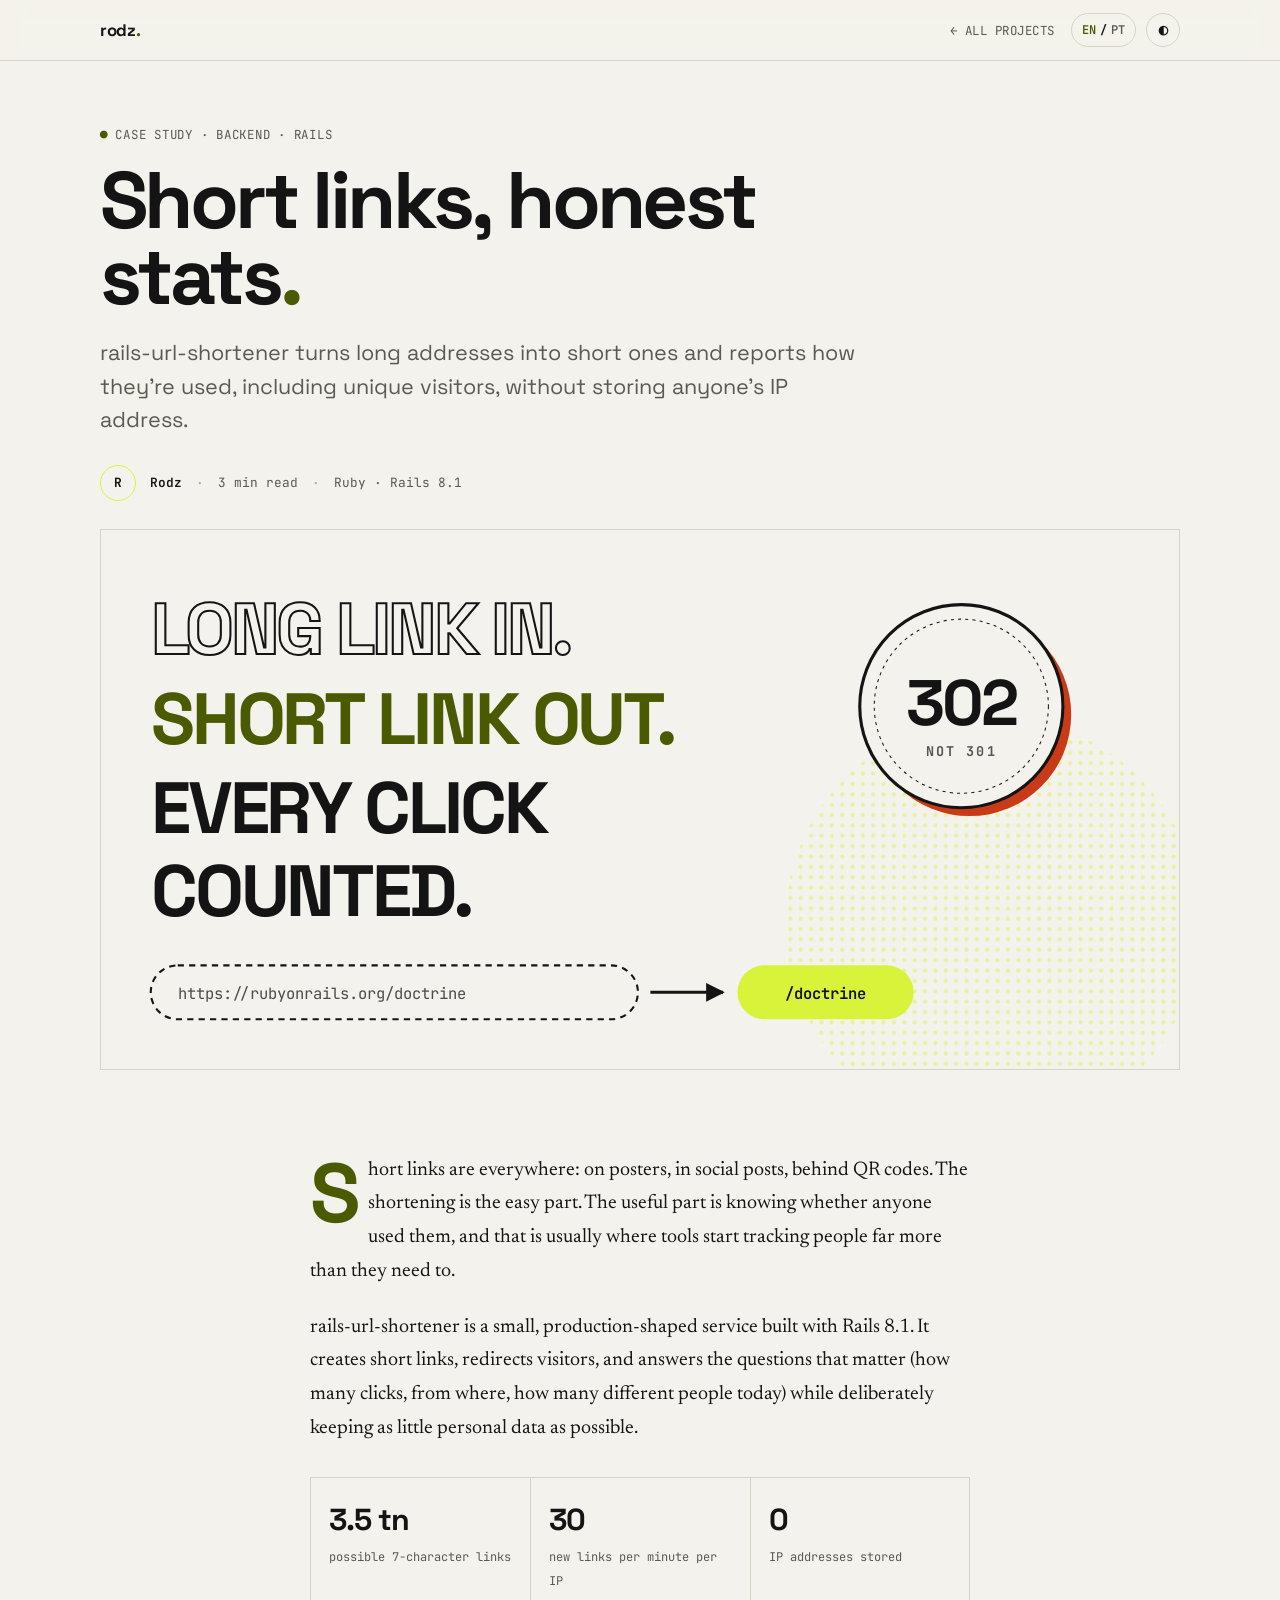
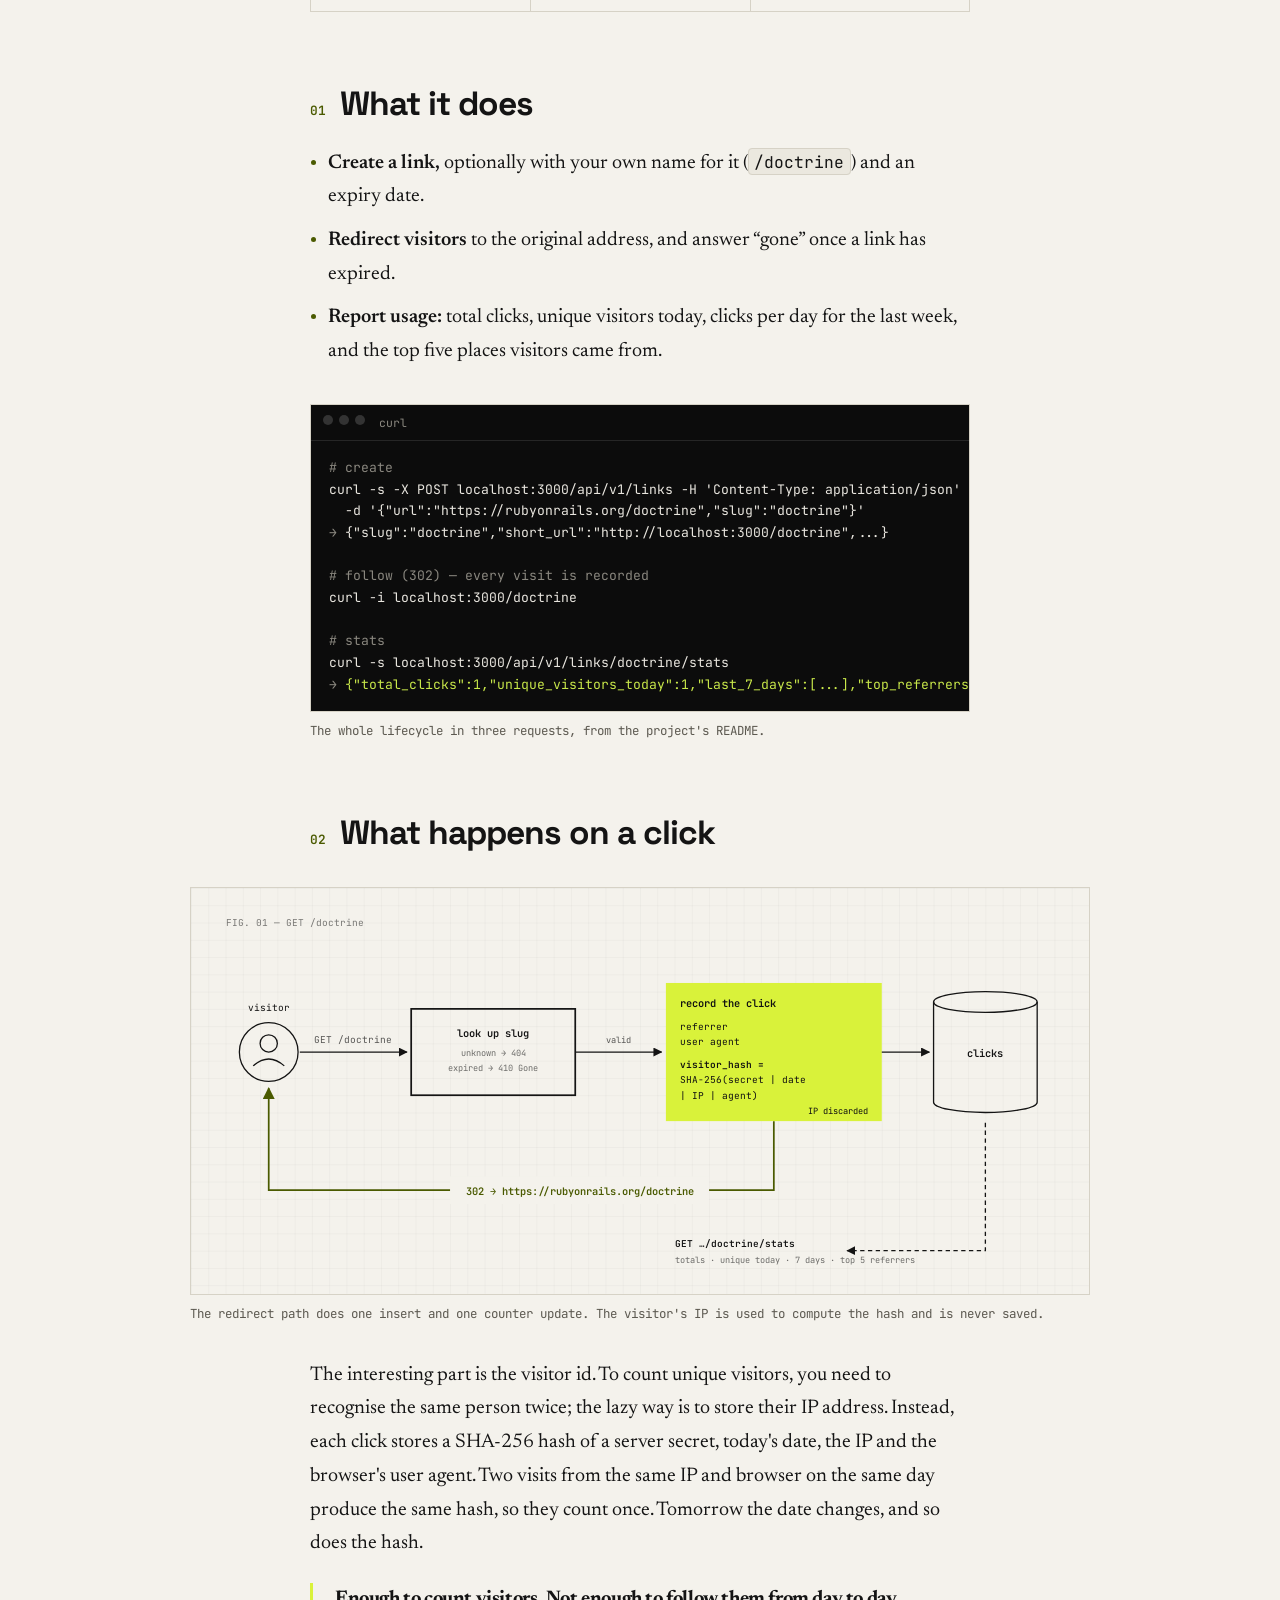
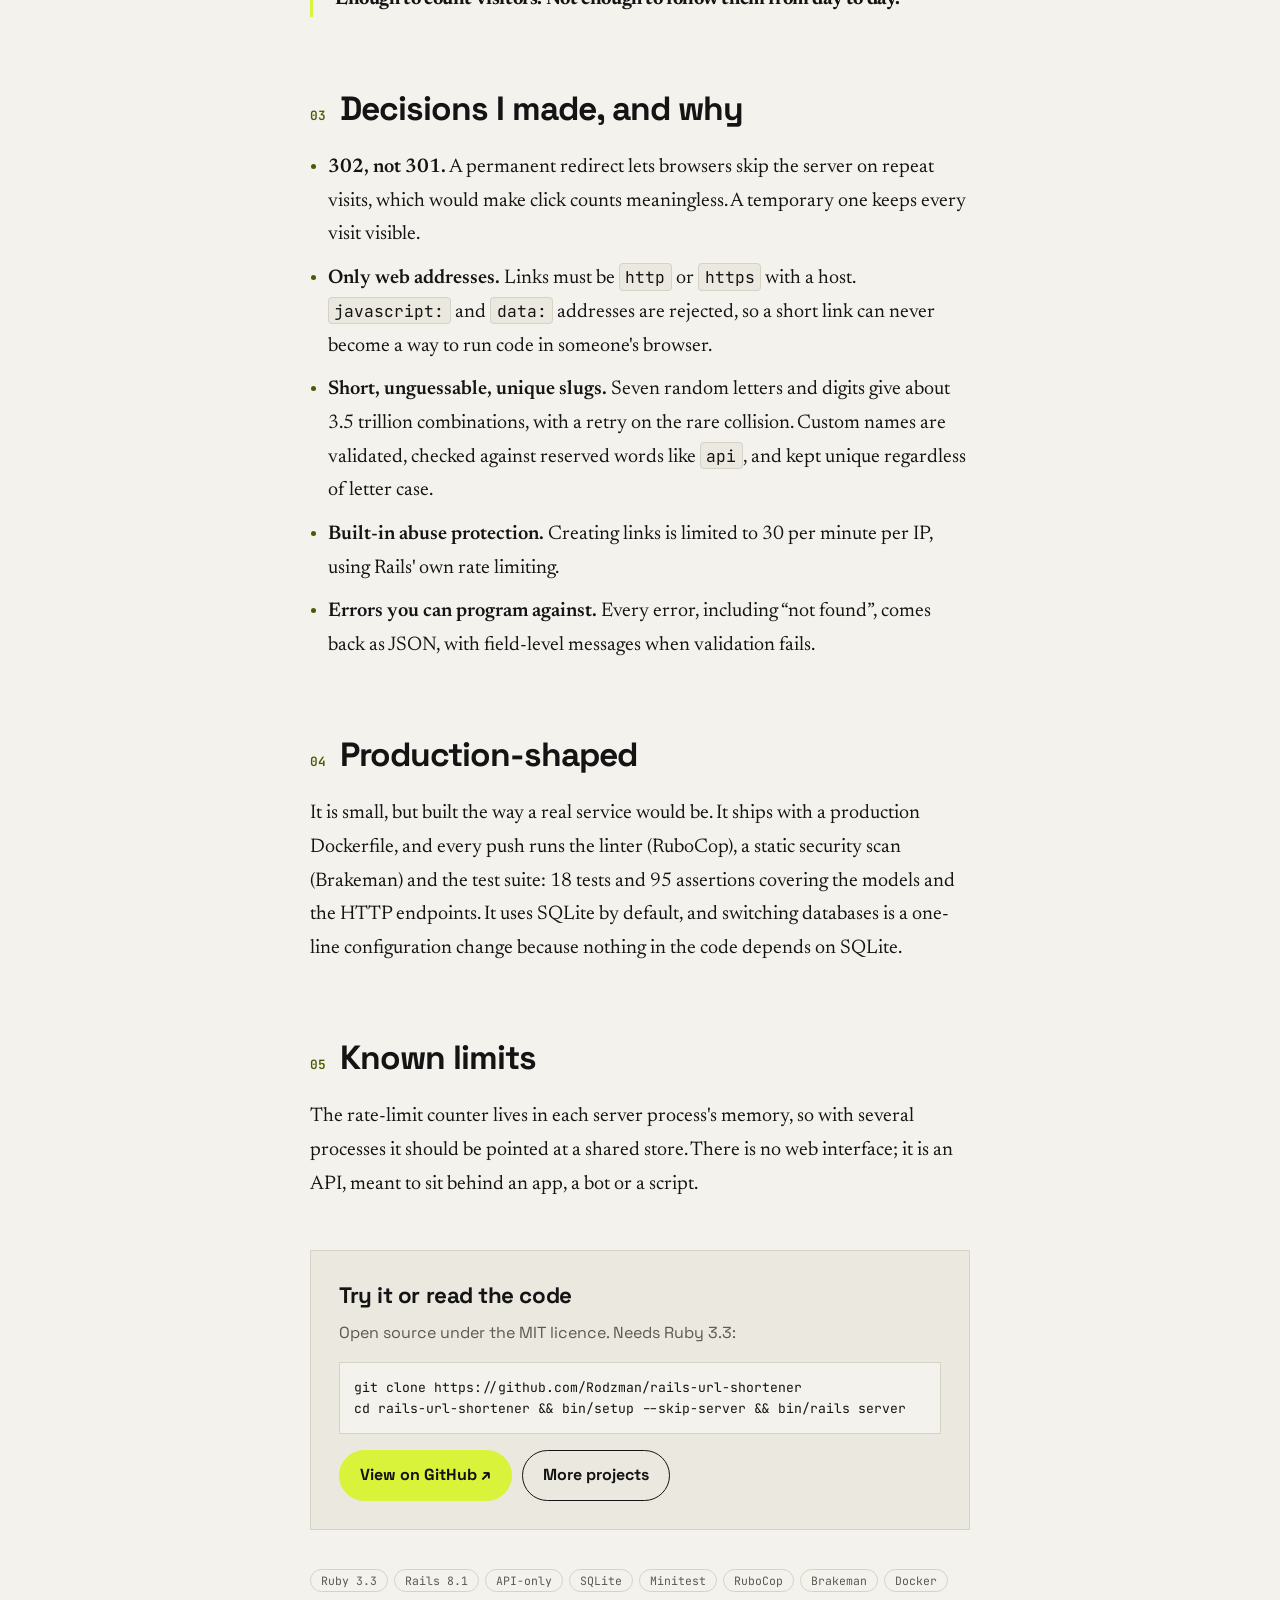
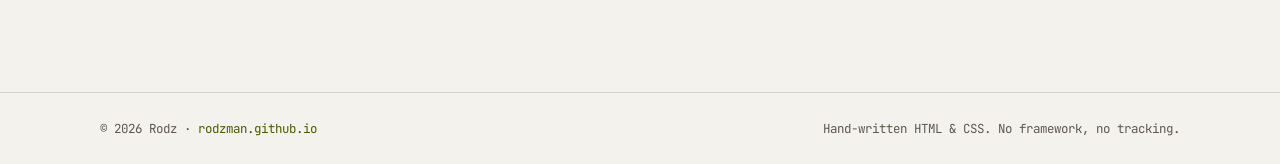
<file: projects/rails-url-shortener/index.html>
<!DOCTYPE html>
<html lang="en">
<head>
  <meta charset="UTF-8" />
  <meta name="viewport" content="width=device-width, initial-scale=1.0" />
  <title>rails-url-shortener: short links, honest stats — Rodz</title>
  <meta name="description" content="A Rails 8.1 API that shortens links and reports how they're used, counting unique visitors without storing anyone's IP address." />
  <meta name="theme-color" content="#111111" />
  <link rel="canonical" href="https://rodzman.github.io/projects/rails-url-shortener/" />
  <link rel="icon" href="https://github.com/Rodzman.png" />
  <meta property="og:type" content="article" />
  <meta property="og:url" content="https://rodzman.github.io/projects/rails-url-shortener/" />
  <meta property="og:title" content="rails-url-shortener: short links, honest stats" />
  <meta property="og:description" content="Short links with click stats that count unique visitors without storing IP addresses." />
  <meta property="og:image" content="https://github.com/Rodzman.png" />
  <meta name="twitter:card" content="summary" />

  <link rel="preconnect" href="https://fonts.googleapis.com" />
  <link rel="preconnect" href="https://fonts.gstatic.com" crossorigin />
  <link href="https://fonts.googleapis.com/css2?family=Space+Grotesk:wght@400;500;700&family=JetBrains+Mono:wght@400;600&family=Newsreader:ital,opsz,wght@0,6..72,400;0,6..72,600;1,6..72,400&display=swap" rel="stylesheet" />
  <script>
    try { var t = localStorage.getItem('theme'); if (t === 'light' || t === 'dark') document.documentElement.dataset.theme = t; } catch (e) {}
  </script>
  <link rel="stylesheet" href="../../assets/article.css" />
</head>
<body>
  <a class="skip" href="#article" data-i18n="skip">Skip to article</a>

  <nav aria-label="Main">
    <div class="wrap nav">
      <a class="brand" href="../../">rodz<b>.</b></a>
      <div class="nav-right">
        <a class="back" href="../../#work" data-i18n="nav.back">← All projects</a>
        <button class="ctrl lang" id="lang-toggle" type="button" aria-label="Mudar para português">
          <span data-lang="en">EN</span>/<span data-lang="pt">PT</span>
        </button>
        <button class="ctrl" id="theme-toggle" type="button" aria-label="Toggle light/dark theme">◐</button>
      </div>
    </div>
    <div class="progress" aria-hidden="true"></div>
  </nav>

  <header class="wrap a-head">
    <p class="kicker mono" data-i18n="kicker"><b>●</b> Case study · Backend · Rails</p>
    <h1 data-i18n="title">Short links, honest stats<span class="dot">.</span></h1>
    <p class="dek" data-i18n="dek">rails-url-shortener turns long addresses into short ones and reports how they're used, including unique visitors, without storing anyone's IP address.</p>
    <div class="byline mono">
      <img src="https://github.com/Rodzman.png" alt="" width="36" height="36"
           onerror="this.replaceWith(Object.assign(document.createElement('span'),{className:'av',textContent:'R'}))" />
      <strong>Rodz</strong><span class="sep">·</span><span data-i18n="readtime">3 min read</span><span class="sep">·</span><span>Ruby · Rails 8.1</span>
    </div>

    <!-- Cover poster: the README's example link, shortened, plus the redirect status the design hinges on. -->
    <div class="cover">
      <svg viewBox="0 0 1040 520" role="img" data-i18n-attr="aria-label:cover.aria"
           aria-label="A long link goes in and a short one comes out; every visit is answered with a 302 redirect and counted">
        <defs>
          <pattern id="ru-dots" width="10" height="10" patternUnits="userSpaceOnUse"><circle cx="5" cy="5" r="2" style="fill:var(--accent)"/></pattern>
          <marker id="ru-arr" viewBox="0 0 10 10" refX="9" refY="5" markerWidth="6" markerHeight="6" orient="auto"><path d="M0 0L10 5L0 10z" fill="currentColor"/></marker>
        </defs>
        <g style="color:var(--text)">
          <circle cx="860" cy="380" r="200" fill="url(#ru-dots)" opacity=".45"/>
          <g font-family="Space Grotesk, sans-serif" font-weight="700" letter-spacing="-3">
            <text x="48" y="120" font-size="70" fill="none" stroke="currentColor" stroke-width="2" data-i18n="cover.l1">LONG LINK IN.</text>
            <text x="48" y="206" font-size="70" style="fill:var(--accent-text)" data-i18n="cover.l2">SHORT LINK OUT.</text>
            <text x="48" y="292" font-size="70" fill="currentColor" data-i18n="cover.l3">EVERY CLICK</text>
            <text x="48" y="372" font-size="70" fill="currentColor" data-i18n="cover.l4">COUNTED.</text>
          </g>
          <!-- long → short -->
          <g class="mono" font-size="15">
            <rect x="48" y="420" width="470" height="52" rx="26" fill="none" stroke="currentColor" stroke-width="2" stroke-dasharray="6 5"/>
            <text x="74" y="452" fill="currentColor" opacity=".75">https://rubyonrails.org/doctrine</text>
            <line x1="530" y1="446" x2="600" y2="446" stroke="currentColor" stroke-width="3" marker-end="url(#ru-arr)"/>
            <rect x="614" y="420" width="170" height="52" rx="26" style="fill:var(--accent)"/>
            <text x="699" y="452" text-anchor="middle" font-weight="600" fill="#111">/doctrine</text>
          </g>
          <!-- 302 stamp, misregistered -->
          <g transform="translate(830 170)" font-family="Space Grotesk, sans-serif" font-weight="700">
            <circle cx="8" cy="8" r="98" style="fill:var(--warn)"/>
            <circle cx="0" cy="0" r="98" style="fill:var(--bg)" stroke="currentColor" stroke-width="3"/>
            <circle cx="0" cy="0" r="84" fill="none" stroke="currentColor" stroke-width="1" stroke-dasharray="3 4"/>
            <text x="0" y="18" text-anchor="middle" font-size="62" letter-spacing="-3" fill="currentColor">302</text>
            <text x="0" y="48" text-anchor="middle" font-size="13" letter-spacing="2" class="mono" fill="currentColor" opacity=".7" data-i18n="cover.found">NOT 301</text>
          </g>
        </g>
      </svg>
    </div>
  </header>

  <main class="article" id="article">
    <p class="lead" data-i18n="p1">Short links are everywhere: on posters, in social posts, behind QR codes. The shortening is the easy part. The useful part is knowing whether anyone used them, and that is usually where tools start tracking people far more than they need to.</p>
    <p data-i18n="p2">rails-url-shortener is a small, production-shaped service built with Rails 8.1. It creates short links, redirects visitors, and answers the questions that matter (how many clicks, from where, how many different people today) while deliberately keeping as little personal data as possible.</p>

    <div class="facts">
      <div><b>3.5 tn</b><span data-i18n="f1">possible 7-character links</span></div>
      <div><b>30</b><span data-i18n="f2">new links per minute per IP</span></div>
      <div><b>0</b><span data-i18n="f3">IP addresses stored</span></div>
    </div>

    <h2><span class="n">01</span><span data-i18n="h.what">What it does</span></h2>
    <ul>
      <li data-i18n="li.a"><strong>Create a link,</strong> optionally with your own name for it (<code>/doctrine</code>) and an expiry date.</li>
      <li data-i18n="li.b"><strong>Redirect visitors</strong> to the original address, and answer “gone” once a link has expired.</li>
      <li data-i18n="li.c"><strong>Report usage:</strong> total clicks, unique visitors today, clicks per day for the last week, and the top five places visitors came from.</li>
    </ul>
    <figure class="full">
      <div class="term">
        <div class="bar"><i></i><i></i><i></i><span>curl</span></div>
<pre><span class="dim"># create</span>
curl -s -X POST localhost:3000/api/v1/links -H 'Content-Type: application/json' \
  -d '{"url":"https://rubyonrails.org/doctrine","slug":"doctrine"}'
<span class="dim">→</span> {"slug":"doctrine","short_url":"http://localhost:3000/doctrine",...}

<span class="dim"># follow (302) — every visit is recorded</span>
curl -i localhost:3000/doctrine

<span class="dim"># stats</span>
curl -s localhost:3000/api/v1/links/doctrine/stats
<span class="dim">→</span> <span class="ok">{"total_clicks":1,"unique_visitors_today":1,"last_7_days":[...],"top_referrers":[...]}</span></pre>
      </div>
      <figcaption data-i18n="cap.term">The whole lifecycle in three requests, from the project's README.</figcaption>
    </figure>

    <h2><span class="n">02</span><span data-i18n="h.click">What happens on a click</span></h2>
    <figure class="wide">
      <div class="frame">
        <svg viewBox="0 0 1040 470" role="img" data-i18n-attr="aria-label:diag.aria"
             aria-label="A visit to a short link is checked: unknown links get 404 and expired ones 410. Otherwise the click is recorded with a hashed visitor id instead of the IP, and the visitor gets a 302 redirect to the original address. The stats endpoint reads the recorded clicks.">
          <defs>
            <pattern id="rg" width="20" height="20" patternUnits="userSpaceOnUse"><path d="M20 0H0V20" fill="none" stroke="currentColor" stroke-opacity=".07"/></pattern>
            <marker id="ra" viewBox="0 0 10 10" refX="9" refY="5" markerWidth="7" markerHeight="7" orient="auto"><path d="M0 0L10 5L0 10z" fill="currentColor"/></marker>
            <marker id="ra2" viewBox="0 0 10 10" refX="9" refY="5" markerWidth="7" markerHeight="7" orient="auto"><path d="M0 0L10 5L0 10z" style="fill:var(--accent-text)"/></marker>
          </defs>
          <g style="color:var(--text)" class="mono">
            <rect width="1040" height="470" fill="url(#rg)"/>
            <text x="40" y="44" font-size="11" fill="currentColor" opacity=".55" data-i18n="d.fig">FIG. 01 — GET /doctrine</text>
            <!-- visitor -->
            <circle cx="90" cy="190" r="34" fill="none" stroke="currentColor" stroke-width="1.5"/>
            <circle cx="90" cy="180" r="10" fill="none" stroke="currentColor" stroke-width="1.5"/>
            <path d="M72 206 q18 -16 36 0" fill="none" stroke="currentColor" stroke-width="1.5"/>
            <text x="90" y="142" text-anchor="middle" font-size="11" fill="currentColor" data-i18n="d.visitor">visitor</text>
            <line x1="126" y1="190" x2="250" y2="190" stroke="currentColor" stroke-width="1.5" marker-end="url(#ra)"/>
            <text x="188" y="180" text-anchor="middle" font-size="11" fill="currentColor" opacity=".7">GET /doctrine</text>
            <!-- checks -->
            <rect x="255" y="140" width="190" height="100" fill="none" stroke="currentColor" stroke-width="2"/>
            <text x="350" y="172" text-anchor="middle" font-size="12" font-weight="600" fill="currentColor" data-i18n="d.lookup">look up slug</text>
            <text x="350" y="194" text-anchor="middle" font-size="10" fill="currentColor" opacity=".6">unknown → 404</text>
            <text x="350" y="212" text-anchor="middle" font-size="10" fill="currentColor" opacity=".6">expired → 410 Gone</text>
            <line x1="445" y1="190" x2="545" y2="190" stroke="currentColor" stroke-width="1.5" marker-end="url(#ra)"/>
            <text x="495" y="180" text-anchor="middle" font-size="10" fill="currentColor" opacity=".7" data-i18n="d.valid">valid</text>
            <!-- record click -->
            <rect x="550" y="110" width="250" height="160" style="fill:var(--accent)"/>
            <text x="566" y="138" font-size="12" font-weight="600" fill="#111" data-i18n="d.record">record the click</text>
            <text x="566" y="164" font-size="11" fill="#111">referrer</text>
            <text x="566" y="182" font-size="11" fill="#111">user agent</text>
            <text x="566" y="208" font-size="11" font-weight="600" fill="#111">visitor_hash =</text>
            <text x="566" y="226" font-size="11" fill="#111">SHA-256(secret | date</text>
            <text x="566" y="244" font-size="11" fill="#111">         | IP | agent)</text>
            <text x="784" y="262" text-anchor="end" font-size="10" fill="#111" data-i18n="d.noip">IP discarded</text>
            <!-- db -->
            <g transform="translate(860 120)">
              <ellipse cx="60" cy="12" rx="60" ry="12" fill="none" stroke="currentColor" stroke-width="1.5"/>
              <path d="M0 12 V128 a60 12 0 0 0 120 0 V12" fill="none" stroke="currentColor" stroke-width="1.5"/>
              <text x="60" y="76" text-anchor="middle" font-size="12" font-weight="600" fill="currentColor">clicks</text>
            </g>
            <line x1="800" y1="190" x2="855" y2="190" stroke="currentColor" stroke-width="1.5" marker-end="url(#ra)"/>
            <!-- redirect back to visitor -->
            <path d="M675 270 V350 H90 V232" fill="none" style="stroke:var(--accent-text)" stroke-width="2" marker-end="url(#ra2)"/>
            <rect x="300" y="334" width="300" height="32" style="fill:var(--bg)"/>
            <text x="450" y="355" text-anchor="middle" font-size="12" font-weight="600" style="fill:var(--accent-text)" data-i18n="d.redirect">302 → https://rubyonrails.org/doctrine</text>
            <!-- stats -->
            <path d="M920 272 V420 H760" fill="none" stroke="currentColor" stroke-width="1.5" stroke-dasharray="5 4" marker-end="url(#ra)"/>
            <text x="560" y="416" font-size="11" fill="currentColor" font-weight="600">GET …/doctrine/stats</text>
            <text x="560" y="434" font-size="10" fill="currentColor" opacity=".6" data-i18n="d.stats">totals · unique today · 7 days · top 5 referrers</text>
          </g>
        </svg>
      </div>
      <figcaption data-i18n="cap.diag">The redirect path does one insert and one counter update. The visitor's IP is used to compute the hash and is never saved.</figcaption>
    </figure>
    <p data-i18n="p3">The interesting part is the visitor id. To count unique visitors, you need to recognise the same person twice; the lazy way is to store their IP address. Instead, each click stores a SHA-256 hash of a server secret, today's date, the IP and the browser's user agent. Two visits from the same IP and browser on the same day produce the same hash, so they count once. Tomorrow the date changes, and so does the hash.</p>
    <p class="pull" data-i18n="pull">Enough to count visitors. Not enough to follow them from day to day.</p>

    <h2><span class="n">03</span><span data-i18n="h.decisions">Decisions I made, and why</span></h2>
    <ul>
      <li data-i18n="li1"><strong>302, not 301.</strong> A permanent redirect lets browsers skip the server on repeat visits, which would make click counts meaningless. A temporary one keeps every visit visible.</li>
      <li data-i18n="li2"><strong>Only web addresses.</strong> Links must be <code>http</code> or <code>https</code> with a host. <code>javascript:</code> and <code>data:</code> addresses are rejected, so a short link can never become a way to run code in someone's browser.</li>
      <li data-i18n="li3"><strong>Short, unguessable, unique slugs.</strong> Seven random letters and digits give about 3.5 trillion combinations, with a retry on the rare collision. Custom names are validated, checked against reserved words like <code>api</code>, and kept unique regardless of letter case.</li>
      <li data-i18n="li4"><strong>Built-in abuse protection.</strong> Creating links is limited to 30 per minute per IP, using Rails' own rate limiting.</li>
      <li data-i18n="li5"><strong>Errors you can program against.</strong> Every error, including “not found”, comes back as JSON, with field-level messages when validation fails.</li>
    </ul>

    <h2><span class="n">04</span><span data-i18n="h.prod">Production-shaped</span></h2>
    <p data-i18n="p4">It is small, but built the way a real service would be. It ships with a production Dockerfile, and every push runs the linter (RuboCop), a static security scan (Brakeman) and the test suite: 18 tests and 95 assertions covering the models and the HTTP endpoints. It uses SQLite by default, and switching databases is a one-line configuration change because nothing in the code depends on SQLite.</p>

    <h2><span class="n">05</span><span data-i18n="h.limits">Known limits</span></h2>
    <p data-i18n="p5">The rate-limit counter lives in each server process's memory, so with several processes it should be pointed at a shared store. There is no web interface; it is an API, meant to sit behind an app, a bot or a script.</p>

    <div class="cta-box">
      <h3 data-i18n="cta.h">Try it or read the code</h3>
      <p data-i18n="cta.p">Open source under the MIT licence. Needs Ruby 3.3:</p>
      <pre>git clone https://github.com/Rodzman/rails-url-shortener
cd rails-url-shortener && bin/setup --skip-server && bin/rails server</pre>
      <div class="btns">
        <a class="btn primary" href="https://github.com/Rodzman/rails-url-shortener" data-i18n="cta.gh">View on GitHub ↗</a>
        <a class="btn ghost" href="../../#work" data-i18n="cta.back">More projects</a>
      </div>
    </div>

    <div class="tags"><span class="tag">Ruby 3.3</span><span class="tag">Rails 8.1</span><span class="tag">API-only</span><span class="tag">SQLite</span><span class="tag">Minitest</span><span class="tag">RuboCop</span><span class="tag">Brakeman</span><span class="tag">Docker</span></div>
  </main>

  <footer>
    <div class="wrap mono">
      <span>© <span id="year">2026</span> Rodz · <a href="../../">rodzman.github.io</a></span>
      <span data-i18n="footer">Hand-written HTML &amp; CSS. No framework, no tracking.</span>
    </div>
  </footer>

  <script>
    window.ARTICLE_META_PT = {
      title: 'rails-url-shortener: links curtos, estatísticas honestas — Rodz',
      desc: 'Uma API em Rails 8.1 que encurta links e mostra como são usados, contando visitantes únicos sem guardar o endereço IP de ninguém.'
    };
    window.ARTICLE_PT = {
      'skip': 'Pular para o artigo',
      'nav.back': '← Todos os projetos',
      'kicker': '<b>●</b> Estudo de caso · Backend · Rails',
      'title': 'Links curtos, estatísticas honestas<span class="dot">.</span>',
      'dek': 'O rails-url-shortener transforma endereços longos em curtos e mostra como eles são usados, incluindo visitantes únicos, sem guardar o endereço IP de ninguém.',
      'readtime': '3 min de leitura',
      'cover.aria': 'Um link longo entra e um curto sai; cada visita é respondida com um redirecionamento 302 e contada',
      'cover.l1': 'LINK LONGO ENTRA.', 'cover.l2': 'LINK CURTO SAI.', 'cover.l3': 'CADA CLIQUE', 'cover.l4': 'CONTADO.', 'cover.found': 'NÃO 301',
      'p1': 'Links curtos estão em todo lugar: em cartazes, em posts nas redes, atrás de QR codes. Encurtar é a parte fácil. A parte útil é saber se alguém usou, e é aí que as ferramentas costumam começar a rastrear as pessoas muito além do necessário.',
      'p2': 'O rails-url-shortener é um serviço pequeno, com formato de produção, feito com Rails 8.1. Ele cria links curtos, redireciona os visitantes e responde as perguntas que importam (quantos cliques, de onde, quantas pessoas diferentes hoje) mantendo de propósito o mínimo possível de dados pessoais.',
      'f1': 'links possíveis de 7 caracteres', 'f2': 'links novos por minuto por IP', 'f3': 'endereços IP guardados',
      'h.what': 'O que ele faz',
      'li.a': '<strong>Cria um link,</strong> opcionalmente com um nome escolhido por você (<code>/doctrine</code>) e uma data de expiração.',
      'li.b': '<strong>Redireciona os visitantes</strong> para o endereço original, e responde “não existe mais” quando o link expirou.',
      'li.c': '<strong>Mostra o uso:</strong> total de cliques, visitantes únicos hoje, cliques por dia na última semana e os cinco lugares de onde mais vieram visitantes.',
      'cap.term': 'O ciclo inteiro em três requisições, do README do projeto.',
      'h.click': 'O que acontece num clique',
      'diag.aria': 'Uma visita a um link curto é conferida: links desconhecidos recebem 404 e expirados 410. Caso contrário, o clique é registrado com um identificador de visitante em hash no lugar do IP, e o visitante recebe um redirecionamento 302 para o endereço original. O endpoint de estatísticas lê os cliques registrados.',
      'd.fig': 'FIG. 01 — GET /doctrine', 'd.visitor': 'visitante', 'd.lookup': 'procura o slug', 'd.valid': 'válido',
      'd.record': 'registra o clique', 'd.noip': 'IP descartado', 'd.redirect': '302 → https://rubyonrails.org/doctrine',
      'd.stats': 'totais · únicos hoje · 7 dias · top 5 origens',
      'cap.diag': 'O caminho do redirecionamento faz uma inserção e uma atualização de contador. O IP do visitante é usado para calcular o hash e nunca é salvo.',
      'p3': 'A parte interessante é o identificador do visitante. Para contar visitantes únicos, é preciso reconhecer a mesma pessoa duas vezes; o jeito preguiçoso é guardar o endereço IP. Em vez disso, cada clique guarda um hash SHA-256 de um segredo do servidor, da data de hoje, do IP e do user agent do navegador. Duas visitas do mesmo IP e navegador no mesmo dia geram o mesmo hash, então contam uma vez só. Amanhã a data muda, e o hash também.',
      'pull': 'O bastante para contar visitantes. Não o bastante para segui-los de um dia para o outro.',
      'h.decisions': 'Decisões que tomei, e por quê',
      'li1': '<strong>302, não 301.</strong> Um redirecionamento permanente deixa o navegador pular o servidor nas visitas seguintes, o que tornaria a contagem de cliques inútil. Um temporário mantém cada visita visível.',
      'li2': '<strong>Só endereços web.</strong> Os links precisam ser <code>http</code> ou <code>https</code> com um host. Endereços <code>javascript:</code> e <code>data:</code> são recusados, então um link curto nunca vira um jeito de rodar código no navegador de alguém.',
      'li3': '<strong>Slugs curtos, imprevisíveis e únicos.</strong> Sete letras e números aleatórios dão cerca de 3,5 trilhões de combinações, com nova tentativa na rara colisão. Nomes personalizados são validados, conferidos contra palavras reservadas como <code>api</code>, e mantidos únicos sem diferenciar maiúsculas de minúsculas.',
      'li4': '<strong>Proteção contra abuso embutida.</strong> A criação de links é limitada a 30 por minuto por IP, usando o rate limiting do próprio Rails.',
      'li5': '<strong>Erros com que dá para programar.</strong> Todo erro, inclusive “não encontrado”, volta como JSON, com mensagens por campo quando a validação falha.',
      'h.prod': 'Com formato de produção',
      'p4': 'É pequeno, mas construído como um serviço real seria. Vem com um Dockerfile de produção, e cada push roda o linter (RuboCop), uma análise estática de segurança (Brakeman) e a suíte de testes: 18 testes e 95 asserções cobrindo os modelos e os endpoints HTTP. Usa SQLite por padrão, e trocar de banco é uma mudança de uma linha de configuração, porque nada no código depende do SQLite.',
      'h.limits': 'Limites conhecidos',
      'p5': 'O contador do rate limit vive na memória de cada processo do servidor, então com vários processos ele deve apontar para um armazenamento compartilhado. Não há interface web; é uma API, feita para ficar por trás de um app, um bot ou um script.',
      'cta.h': 'Experimente ou leia o código',
      'cta.p': 'Código aberto sob a licença MIT. Precisa de Ruby 3.3:',
      'cta.gh': 'Ver no GitHub ↗', 'cta.back': 'Mais projetos',
      'footer': 'HTML e CSS escritos à mão. Sem framework, sem rastreamento.'
    };
  </script>
  <script src="../../assets/article.js"></script>
</body>
</html>
</file>
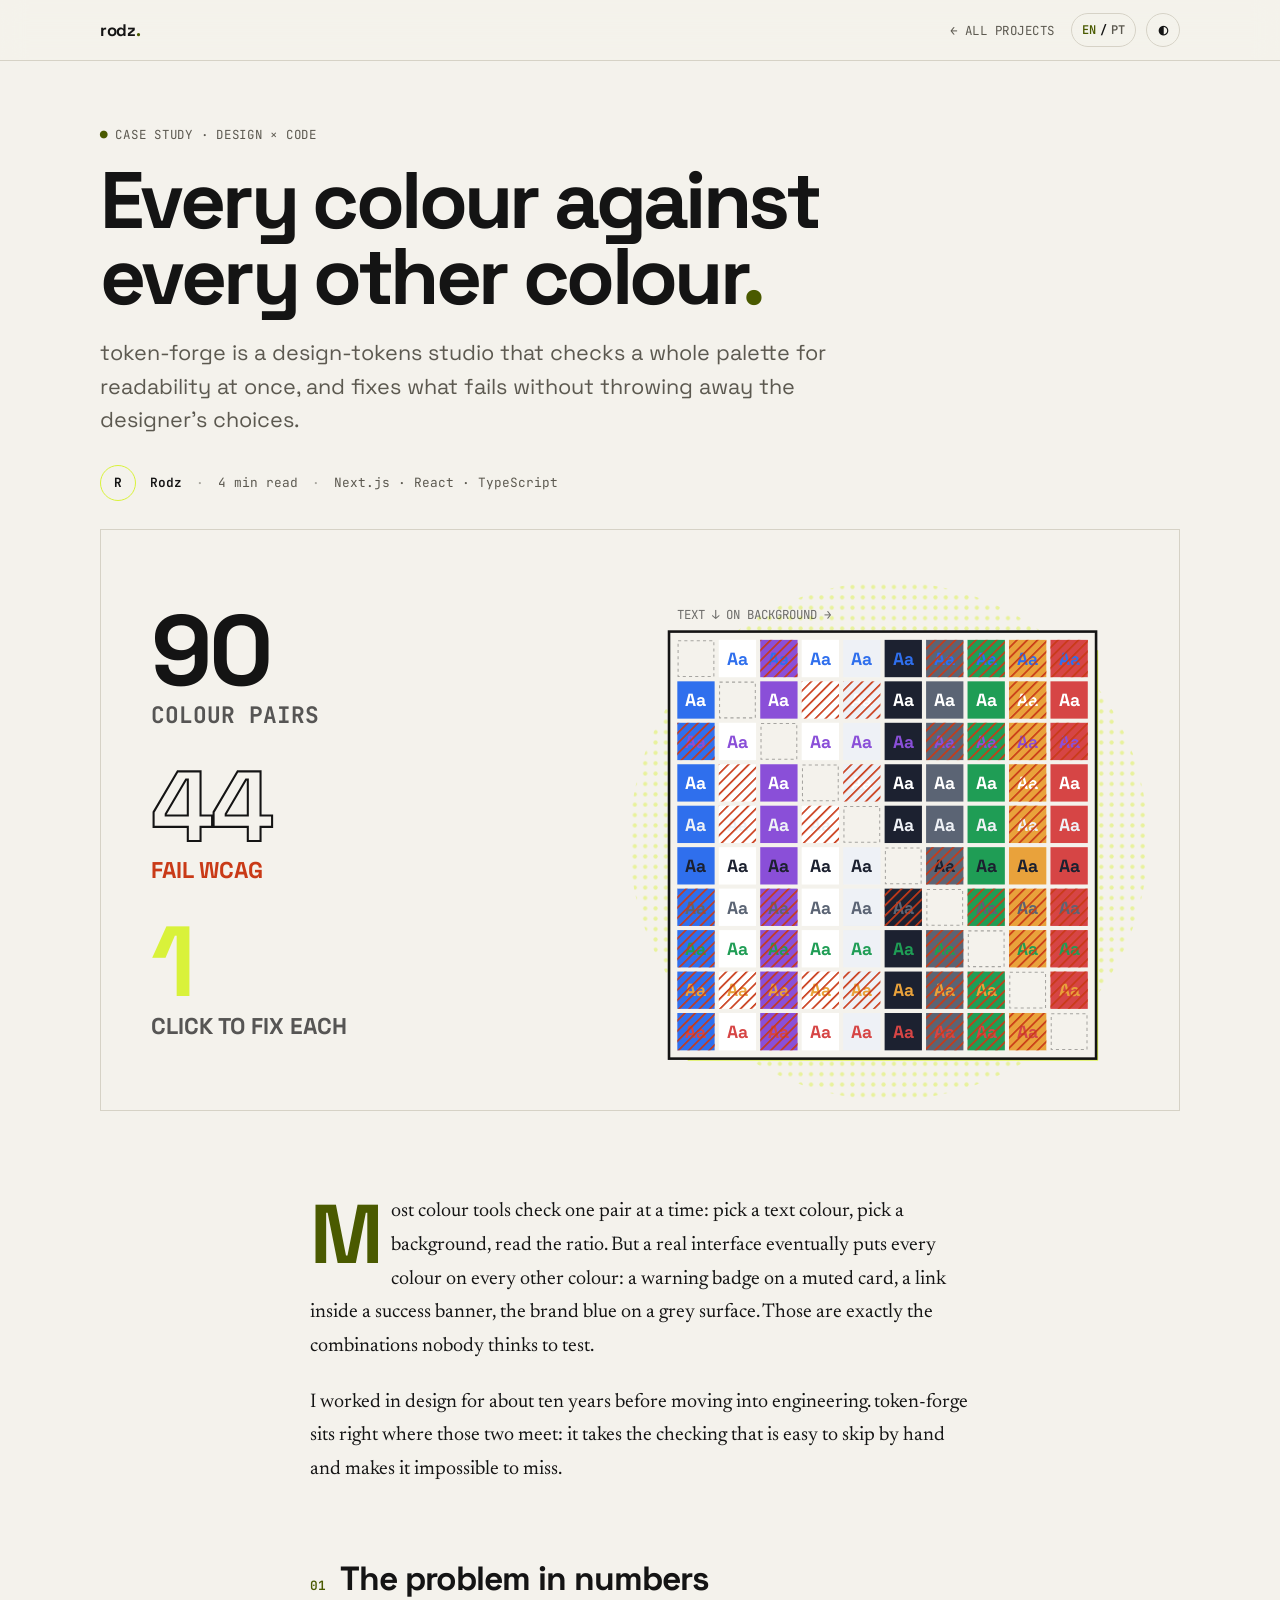
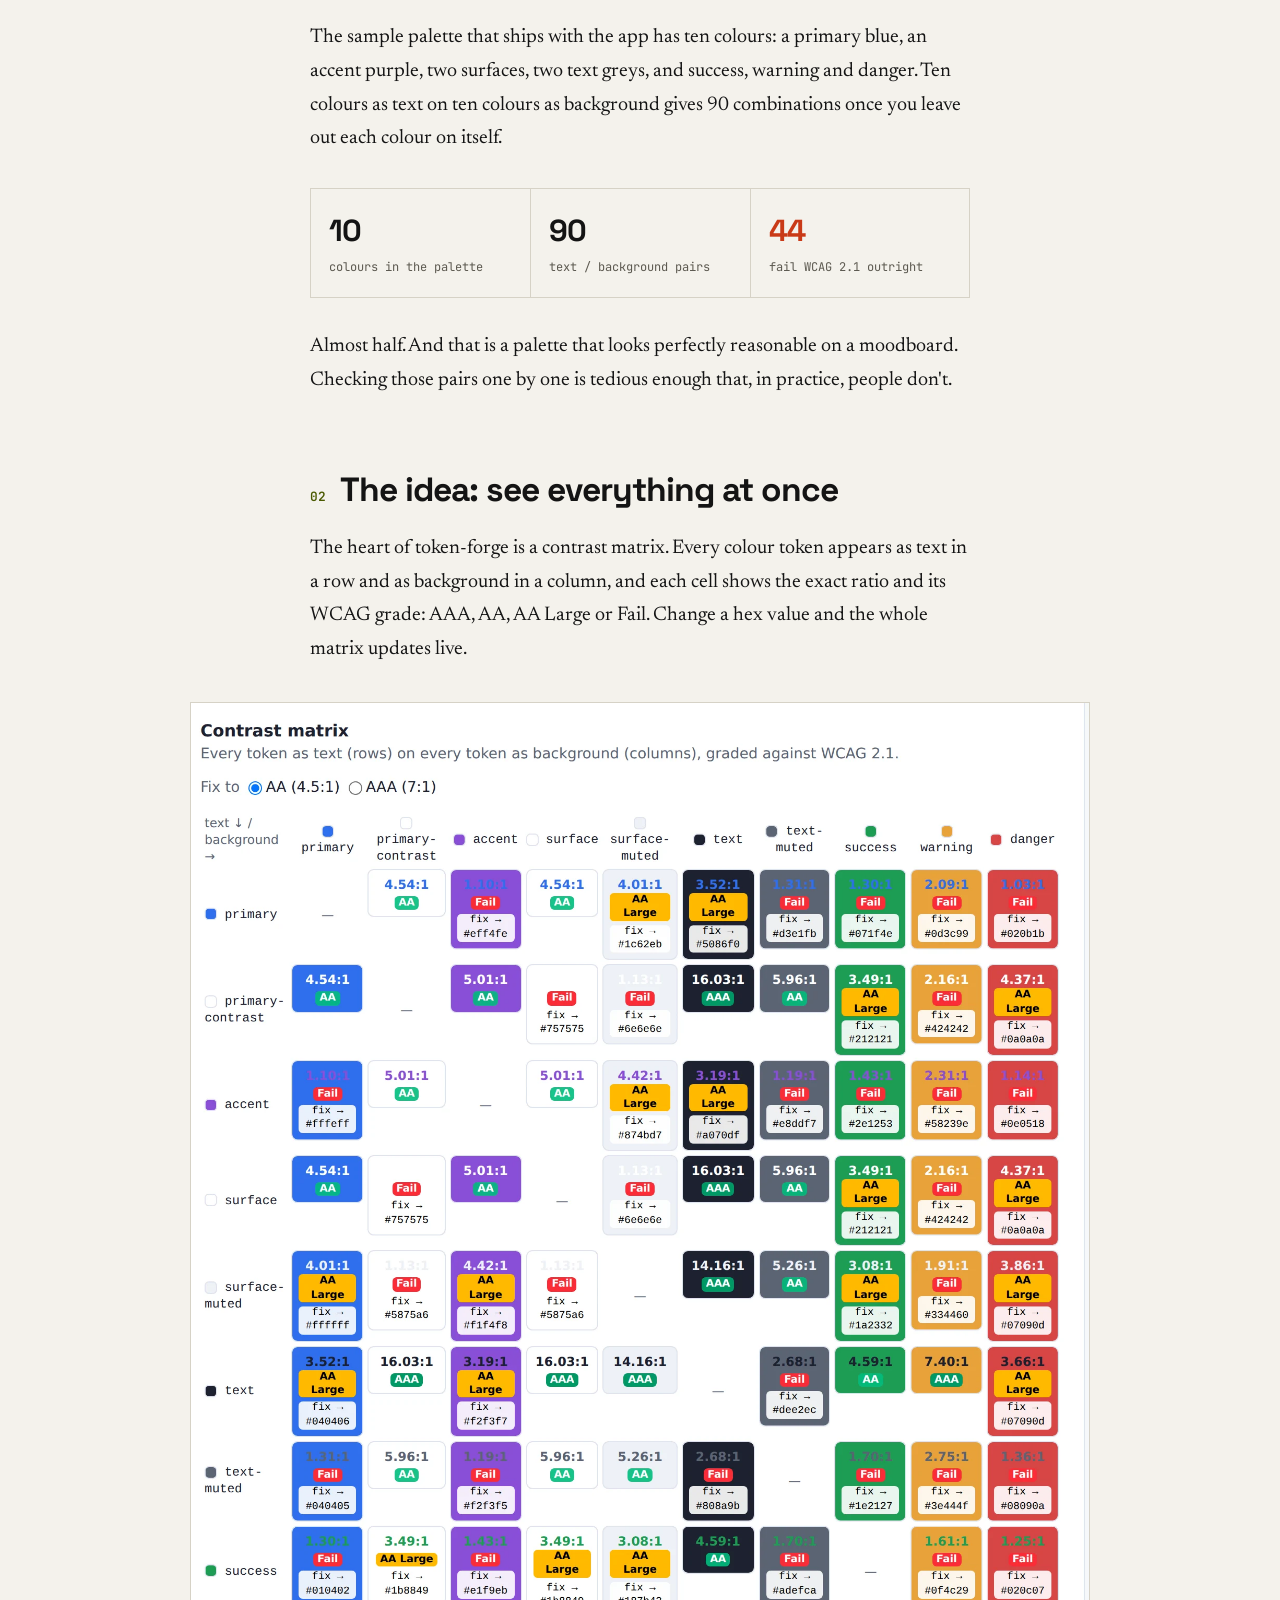
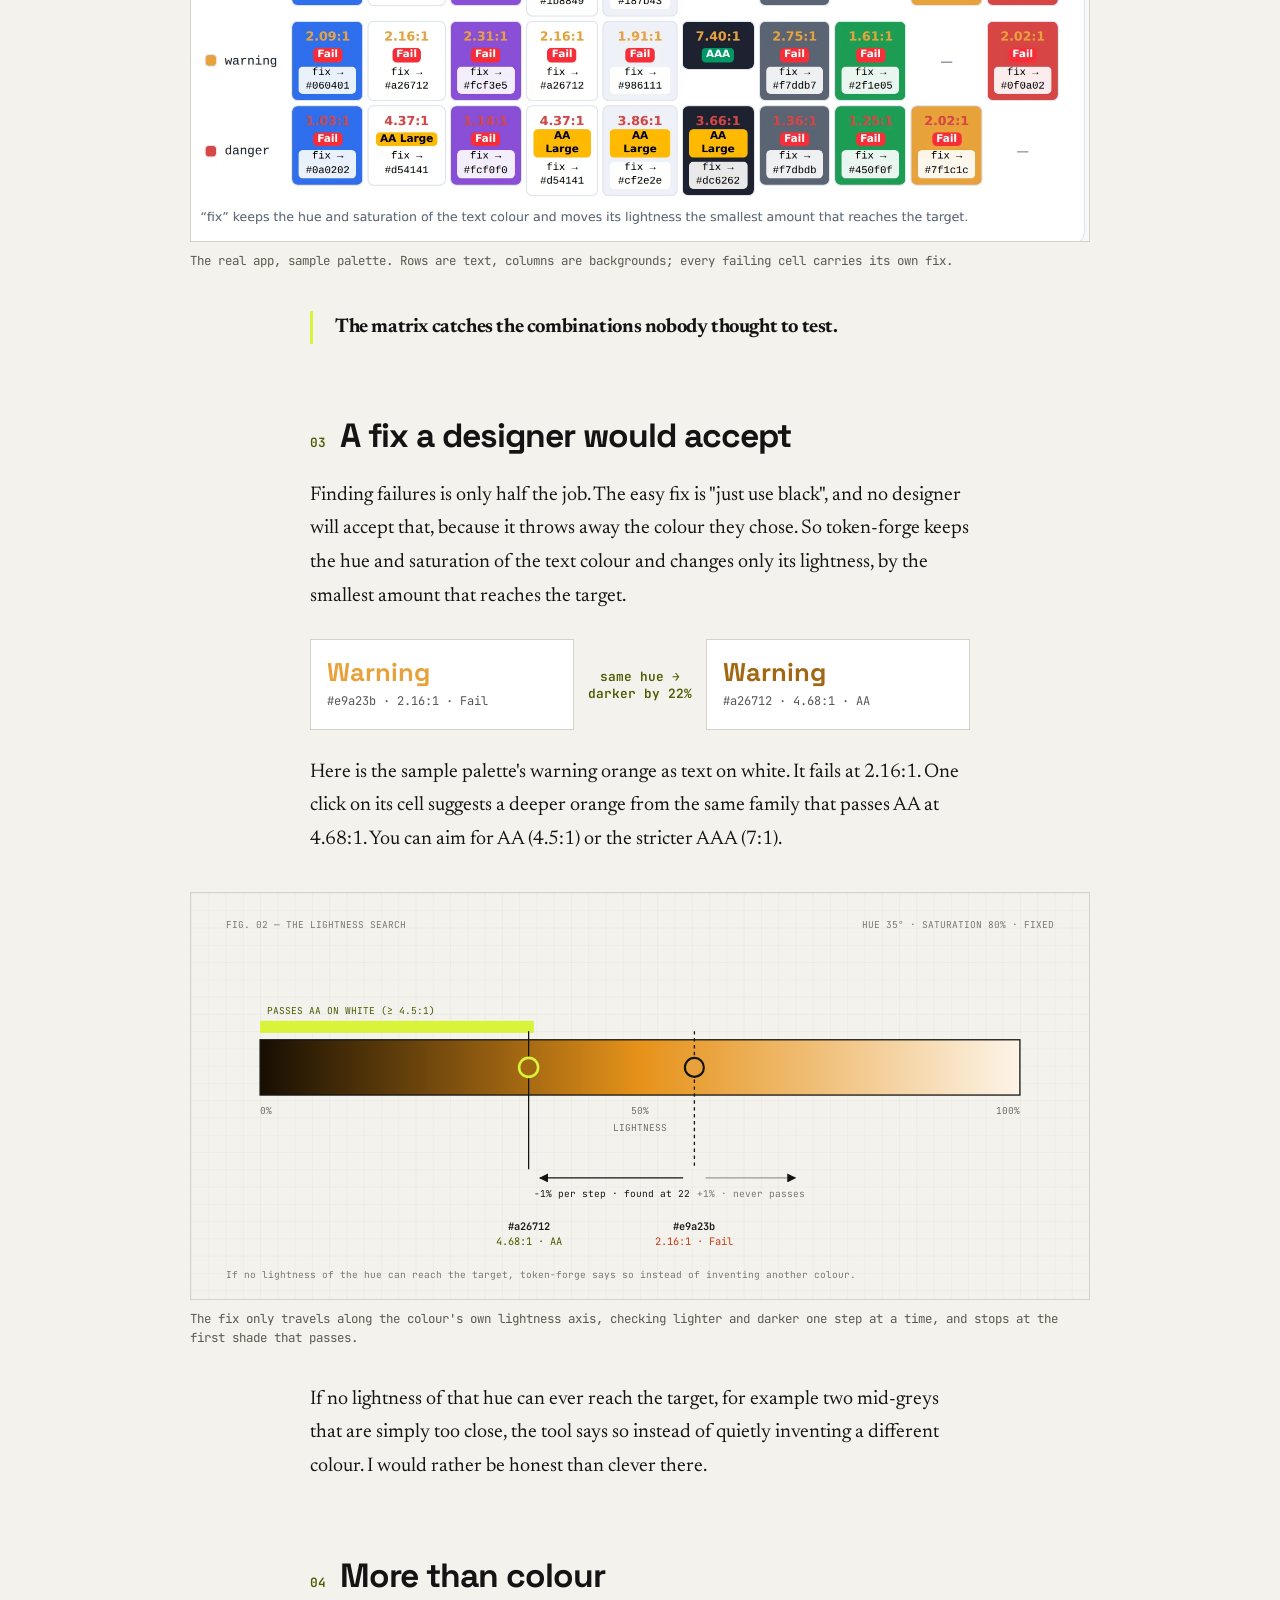
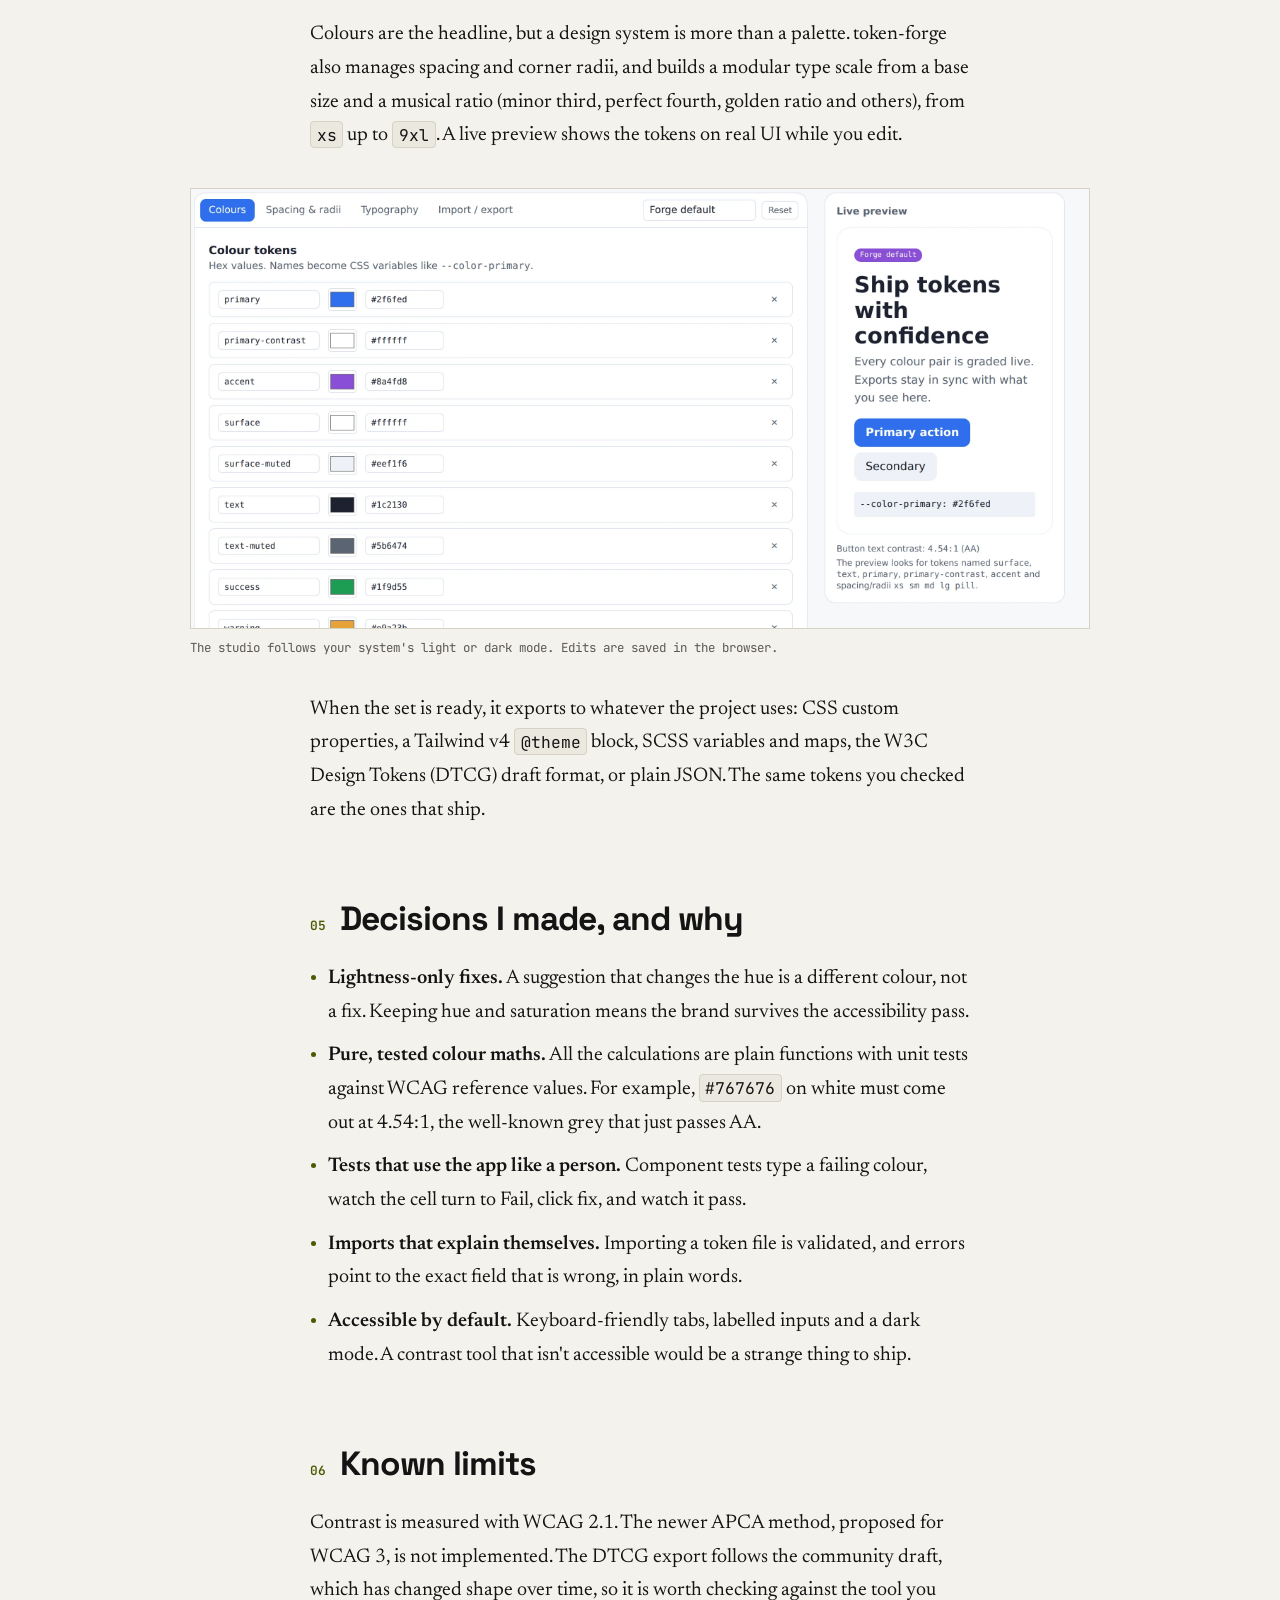
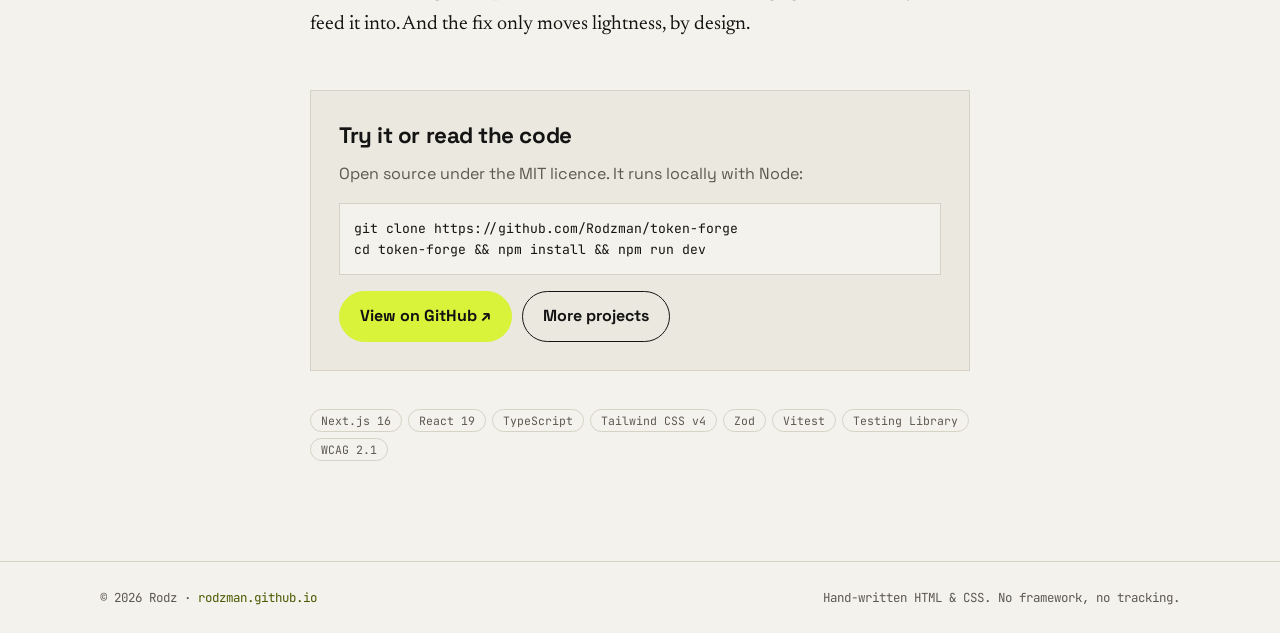
<file: projects/token-forge/index.html>
<!DOCTYPE html>
<html lang="en">
<head>
  <meta charset="UTF-8" />
  <meta name="viewport" content="width=device-width, initial-scale=1.0" />
  <title>token-forge: every colour against every other colour — Rodz</title>
  <meta name="description" content="Why I built a design-tokens studio that grades all 90 colour combinations of a palette against WCAG at once, and fixes the failing ones without changing the hue." />
  <meta name="theme-color" content="#111111" />
  <link rel="canonical" href="https://rodzman.github.io/projects/token-forge/" />
  <link rel="icon" href="https://github.com/Rodzman.png" />
  <meta property="og:type" content="article" />
  <meta property="og:url" content="https://rodzman.github.io/projects/token-forge/" />
  <meta property="og:title" content="token-forge: every colour against every other colour" />
  <meta property="og:description" content="A design-tokens studio that grades every colour pair against WCAG and fixes failures without changing the hue." />
  <meta property="og:image" content="https://rodzman.github.io/projects/token-forge/studio-dark.webp" />
  <meta name="twitter:card" content="summary_large_image" />

  <link rel="preconnect" href="https://fonts.googleapis.com" />
  <link rel="preconnect" href="https://fonts.gstatic.com" crossorigin />
  <link href="https://fonts.googleapis.com/css2?family=Space+Grotesk:wght@400;500;700&family=JetBrains+Mono:wght@400;600&family=Newsreader:ital,opsz,wght@0,6..72,400;0,6..72,600;1,6..72,400&display=swap" rel="stylesheet" />
  <script>
    try { var t = localStorage.getItem('theme'); if (t === 'light' || t === 'dark') document.documentElement.dataset.theme = t; } catch (e) {}
  </script>
  <link rel="stylesheet" href="../../assets/article.css" />
</head>
<body>
  <a class="skip" href="#article" data-i18n="skip">Skip to article</a>

  <nav aria-label="Main">
    <div class="wrap nav">
      <a class="brand" href="../../">rodz<b>.</b></a>
      <div class="nav-right">
        <a class="back" href="../../#work" data-i18n="nav.back">← All projects</a>
        <button class="ctrl lang" id="lang-toggle" type="button" aria-label="Mudar para português">
          <span data-lang="en">EN</span>/<span data-lang="pt">PT</span>
        </button>
        <button class="ctrl" id="theme-toggle" type="button" aria-label="Toggle light/dark theme">◐</button>
      </div>
    </div>
    <div class="progress" aria-hidden="true"></div>
  </nav>

  <header class="wrap a-head">
    <p class="kicker mono" data-i18n="kicker"><b>●</b> Case study · Design × code</p>
    <h1 data-i18n="title">Every colour against every other colour<span class="dot">.</span></h1>
    <p class="dek" data-i18n="dek">token-forge is a design-tokens studio that checks a whole palette for readability at once, and fixes what fails without throwing away the designer's choices.</p>
    <div class="byline mono">
      <img src="https://github.com/Rodzman.png" alt="" width="36" height="36"
           onerror="this.replaceWith(Object.assign(document.createElement('span'),{className:'av',textContent:'R'}))" />
      <strong>Rodz</strong><span class="sep">·</span><span data-i18n="readtime">4 min read</span><span class="sep">·</span><span>Next.js · React · TypeScript</span>
    </div>

    <!-- Cover poster: the real contrast matrix of the app's sample palette (rows = text, columns = background). Hatched = fails WCAG 2.1. -->
    <div class="cover">
      <svg viewBox="0 0 1040 560" role="img" data-i18n-attr="aria-label:cover.aria"
           aria-label="The contrast matrix of token-forge's sample palette: 10 colours make 90 text-on-background pairs, and 44 of them fail WCAG 2.1">
        <defs>
          <pattern id="tf-hatch" width="7" height="7" patternUnits="userSpaceOnUse" patternTransform="rotate(45)">
            <line x1="0" y1="0" x2="0" y2="7" style="stroke:var(--warn)" stroke-width="3.2"/>
          </pattern>
          <pattern id="tf-dots" width="10" height="10" patternUnits="userSpaceOnUse">
            <circle cx="5" cy="5" r="2" style="fill:var(--accent)"/>
          </pattern>
        </defs>
        <g style="color:var(--text)">
          <circle cx="760" cy="300" r="250" fill="url(#tf-dots)" opacity=".45"/>

          <g font-family="Space Grotesk, sans-serif" font-weight="700" letter-spacing="-3">
            <text x="48" y="150" font-size="96" fill="currentColor">90</text>
            <text x="48" y="186" font-size="22" letter-spacing="0" class="mono" fill="currentColor" opacity=".7" data-i18n="cover.pairs">COLOUR PAIRS</text>
            <text x="48" y="300" font-size="96" fill="none" stroke="currentColor" stroke-width="2">44</text>
            <text x="48" y="336" font-size="22" letter-spacing="0" style="fill:var(--warn)" data-i18n="cover.fail">FAIL WCAG</text>
            <text x="48" y="450" font-size="96" style="fill:var(--accent)">1</text>
            <text x="48" y="486" font-size="22" letter-spacing="0" fill="currentColor" opacity=".7" data-i18n="cover.click">CLICK TO FIX EACH</text>
          </g>

          <!-- misregistered print layer -->
          <rect x="566" y="116" width="396" height="396" style="fill:var(--accent)" opacity=".9"/>
          <g transform="translate(556 106)" font-family="Space Grotesk, sans-serif">
            <rect x="-8" y="-8" width="412" height="412" style="fill:var(--bg)" stroke="currentColor" stroke-width="2.5"/>
            <rect x="0.75" y="0.75" width="34.5" height="34.5" fill="none" stroke="currentColor" stroke-opacity=".35" stroke-dasharray="3 3"/>
            <rect x="40" y="0" width="36" height="36" fill="#ffffff"/><text x="58" y="24" text-anchor="middle" font-size="17" font-weight="700" fill="#2f6fed">Aa</text>
            <rect x="80" y="0" width="36" height="36" fill="#8a4fd8"/><text x="98" y="24" text-anchor="middle" font-size="17" font-weight="700" fill="#2f6fed">Aa</text>
            <rect x="80" y="0" width="36" height="36" fill="url(#tf-hatch)"/>
            <rect x="120" y="0" width="36" height="36" fill="#ffffff"/><text x="138" y="24" text-anchor="middle" font-size="17" font-weight="700" fill="#2f6fed">Aa</text>
            <rect x="160" y="0" width="36" height="36" fill="#eef1f6"/><text x="178" y="24" text-anchor="middle" font-size="17" font-weight="700" fill="#2f6fed">Aa</text>
            <rect x="200" y="0" width="36" height="36" fill="#1c2130"/><text x="218" y="24" text-anchor="middle" font-size="17" font-weight="700" fill="#2f6fed">Aa</text>
            <rect x="240" y="0" width="36" height="36" fill="#5b6474"/><text x="258" y="24" text-anchor="middle" font-size="17" font-weight="700" fill="#2f6fed">Aa</text>
            <rect x="240" y="0" width="36" height="36" fill="url(#tf-hatch)"/>
            <rect x="280" y="0" width="36" height="36" fill="#1f9d55"/><text x="298" y="24" text-anchor="middle" font-size="17" font-weight="700" fill="#2f6fed">Aa</text>
            <rect x="280" y="0" width="36" height="36" fill="url(#tf-hatch)"/>
            <rect x="320" y="0" width="36" height="36" fill="#e9a23b"/><text x="338" y="24" text-anchor="middle" font-size="17" font-weight="700" fill="#2f6fed">Aa</text>
            <rect x="320" y="0" width="36" height="36" fill="url(#tf-hatch)"/>
            <rect x="360" y="0" width="36" height="36" fill="#d64545"/><text x="378" y="24" text-anchor="middle" font-size="17" font-weight="700" fill="#2f6fed">Aa</text>
            <rect x="360" y="0" width="36" height="36" fill="url(#tf-hatch)"/>
            <rect x="0" y="40" width="36" height="36" fill="#2f6fed"/><text x="18" y="64" text-anchor="middle" font-size="17" font-weight="700" fill="#ffffff">Aa</text>
            <rect x="40.75" y="40.75" width="34.5" height="34.5" fill="none" stroke="currentColor" stroke-opacity=".35" stroke-dasharray="3 3"/>
            <rect x="80" y="40" width="36" height="36" fill="#8a4fd8"/><text x="98" y="64" text-anchor="middle" font-size="17" font-weight="700" fill="#ffffff">Aa</text>
            <rect x="120" y="40" width="36" height="36" fill="#ffffff"/><text x="138" y="64" text-anchor="middle" font-size="17" font-weight="700" fill="#ffffff">Aa</text>
            <rect x="120" y="40" width="36" height="36" fill="url(#tf-hatch)"/>
            <rect x="160" y="40" width="36" height="36" fill="#eef1f6"/><text x="178" y="64" text-anchor="middle" font-size="17" font-weight="700" fill="#ffffff">Aa</text>
            <rect x="160" y="40" width="36" height="36" fill="url(#tf-hatch)"/>
            <rect x="200" y="40" width="36" height="36" fill="#1c2130"/><text x="218" y="64" text-anchor="middle" font-size="17" font-weight="700" fill="#ffffff">Aa</text>
            <rect x="240" y="40" width="36" height="36" fill="#5b6474"/><text x="258" y="64" text-anchor="middle" font-size="17" font-weight="700" fill="#ffffff">Aa</text>
            <rect x="280" y="40" width="36" height="36" fill="#1f9d55"/><text x="298" y="64" text-anchor="middle" font-size="17" font-weight="700" fill="#ffffff">Aa</text>
            <rect x="320" y="40" width="36" height="36" fill="#e9a23b"/><text x="338" y="64" text-anchor="middle" font-size="17" font-weight="700" fill="#ffffff">Aa</text>
            <rect x="320" y="40" width="36" height="36" fill="url(#tf-hatch)"/>
            <rect x="360" y="40" width="36" height="36" fill="#d64545"/><text x="378" y="64" text-anchor="middle" font-size="17" font-weight="700" fill="#ffffff">Aa</text>
            <rect x="0" y="80" width="36" height="36" fill="#2f6fed"/><text x="18" y="104" text-anchor="middle" font-size="17" font-weight="700" fill="#8a4fd8">Aa</text>
            <rect x="0" y="80" width="36" height="36" fill="url(#tf-hatch)"/>
            <rect x="40" y="80" width="36" height="36" fill="#ffffff"/><text x="58" y="104" text-anchor="middle" font-size="17" font-weight="700" fill="#8a4fd8">Aa</text>
            <rect x="80.75" y="80.75" width="34.5" height="34.5" fill="none" stroke="currentColor" stroke-opacity=".35" stroke-dasharray="3 3"/>
            <rect x="120" y="80" width="36" height="36" fill="#ffffff"/><text x="138" y="104" text-anchor="middle" font-size="17" font-weight="700" fill="#8a4fd8">Aa</text>
            <rect x="160" y="80" width="36" height="36" fill="#eef1f6"/><text x="178" y="104" text-anchor="middle" font-size="17" font-weight="700" fill="#8a4fd8">Aa</text>
            <rect x="200" y="80" width="36" height="36" fill="#1c2130"/><text x="218" y="104" text-anchor="middle" font-size="17" font-weight="700" fill="#8a4fd8">Aa</text>
            <rect x="240" y="80" width="36" height="36" fill="#5b6474"/><text x="258" y="104" text-anchor="middle" font-size="17" font-weight="700" fill="#8a4fd8">Aa</text>
            <rect x="240" y="80" width="36" height="36" fill="url(#tf-hatch)"/>
            <rect x="280" y="80" width="36" height="36" fill="#1f9d55"/><text x="298" y="104" text-anchor="middle" font-size="17" font-weight="700" fill="#8a4fd8">Aa</text>
            <rect x="280" y="80" width="36" height="36" fill="url(#tf-hatch)"/>
            <rect x="320" y="80" width="36" height="36" fill="#e9a23b"/><text x="338" y="104" text-anchor="middle" font-size="17" font-weight="700" fill="#8a4fd8">Aa</text>
            <rect x="320" y="80" width="36" height="36" fill="url(#tf-hatch)"/>
            <rect x="360" y="80" width="36" height="36" fill="#d64545"/><text x="378" y="104" text-anchor="middle" font-size="17" font-weight="700" fill="#8a4fd8">Aa</text>
            <rect x="360" y="80" width="36" height="36" fill="url(#tf-hatch)"/>
            <rect x="0" y="120" width="36" height="36" fill="#2f6fed"/><text x="18" y="144" text-anchor="middle" font-size="17" font-weight="700" fill="#ffffff">Aa</text>
            <rect x="40" y="120" width="36" height="36" fill="#ffffff"/><text x="58" y="144" text-anchor="middle" font-size="17" font-weight="700" fill="#ffffff">Aa</text>
            <rect x="40" y="120" width="36" height="36" fill="url(#tf-hatch)"/>
            <rect x="80" y="120" width="36" height="36" fill="#8a4fd8"/><text x="98" y="144" text-anchor="middle" font-size="17" font-weight="700" fill="#ffffff">Aa</text>
            <rect x="120.75" y="120.75" width="34.5" height="34.5" fill="none" stroke="currentColor" stroke-opacity=".35" stroke-dasharray="3 3"/>
            <rect x="160" y="120" width="36" height="36" fill="#eef1f6"/><text x="178" y="144" text-anchor="middle" font-size="17" font-weight="700" fill="#ffffff">Aa</text>
            <rect x="160" y="120" width="36" height="36" fill="url(#tf-hatch)"/>
            <rect x="200" y="120" width="36" height="36" fill="#1c2130"/><text x="218" y="144" text-anchor="middle" font-size="17" font-weight="700" fill="#ffffff">Aa</text>
            <rect x="240" y="120" width="36" height="36" fill="#5b6474"/><text x="258" y="144" text-anchor="middle" font-size="17" font-weight="700" fill="#ffffff">Aa</text>
            <rect x="280" y="120" width="36" height="36" fill="#1f9d55"/><text x="298" y="144" text-anchor="middle" font-size="17" font-weight="700" fill="#ffffff">Aa</text>
            <rect x="320" y="120" width="36" height="36" fill="#e9a23b"/><text x="338" y="144" text-anchor="middle" font-size="17" font-weight="700" fill="#ffffff">Aa</text>
            <rect x="320" y="120" width="36" height="36" fill="url(#tf-hatch)"/>
            <rect x="360" y="120" width="36" height="36" fill="#d64545"/><text x="378" y="144" text-anchor="middle" font-size="17" font-weight="700" fill="#ffffff">Aa</text>
            <rect x="0" y="160" width="36" height="36" fill="#2f6fed"/><text x="18" y="184" text-anchor="middle" font-size="17" font-weight="700" fill="#eef1f6">Aa</text>
            <rect x="40" y="160" width="36" height="36" fill="#ffffff"/><text x="58" y="184" text-anchor="middle" font-size="17" font-weight="700" fill="#eef1f6">Aa</text>
            <rect x="40" y="160" width="36" height="36" fill="url(#tf-hatch)"/>
            <rect x="80" y="160" width="36" height="36" fill="#8a4fd8"/><text x="98" y="184" text-anchor="middle" font-size="17" font-weight="700" fill="#eef1f6">Aa</text>
            <rect x="120" y="160" width="36" height="36" fill="#ffffff"/><text x="138" y="184" text-anchor="middle" font-size="17" font-weight="700" fill="#eef1f6">Aa</text>
            <rect x="120" y="160" width="36" height="36" fill="url(#tf-hatch)"/>
            <rect x="160.75" y="160.75" width="34.5" height="34.5" fill="none" stroke="currentColor" stroke-opacity=".35" stroke-dasharray="3 3"/>
            <rect x="200" y="160" width="36" height="36" fill="#1c2130"/><text x="218" y="184" text-anchor="middle" font-size="17" font-weight="700" fill="#eef1f6">Aa</text>
            <rect x="240" y="160" width="36" height="36" fill="#5b6474"/><text x="258" y="184" text-anchor="middle" font-size="17" font-weight="700" fill="#eef1f6">Aa</text>
            <rect x="280" y="160" width="36" height="36" fill="#1f9d55"/><text x="298" y="184" text-anchor="middle" font-size="17" font-weight="700" fill="#eef1f6">Aa</text>
            <rect x="320" y="160" width="36" height="36" fill="#e9a23b"/><text x="338" y="184" text-anchor="middle" font-size="17" font-weight="700" fill="#eef1f6">Aa</text>
            <rect x="320" y="160" width="36" height="36" fill="url(#tf-hatch)"/>
            <rect x="360" y="160" width="36" height="36" fill="#d64545"/><text x="378" y="184" text-anchor="middle" font-size="17" font-weight="700" fill="#eef1f6">Aa</text>
            <rect x="0" y="200" width="36" height="36" fill="#2f6fed"/><text x="18" y="224" text-anchor="middle" font-size="17" font-weight="700" fill="#1c2130">Aa</text>
            <rect x="40" y="200" width="36" height="36" fill="#ffffff"/><text x="58" y="224" text-anchor="middle" font-size="17" font-weight="700" fill="#1c2130">Aa</text>
            <rect x="80" y="200" width="36" height="36" fill="#8a4fd8"/><text x="98" y="224" text-anchor="middle" font-size="17" font-weight="700" fill="#1c2130">Aa</text>
            <rect x="120" y="200" width="36" height="36" fill="#ffffff"/><text x="138" y="224" text-anchor="middle" font-size="17" font-weight="700" fill="#1c2130">Aa</text>
            <rect x="160" y="200" width="36" height="36" fill="#eef1f6"/><text x="178" y="224" text-anchor="middle" font-size="17" font-weight="700" fill="#1c2130">Aa</text>
            <rect x="200.75" y="200.75" width="34.5" height="34.5" fill="none" stroke="currentColor" stroke-opacity=".35" stroke-dasharray="3 3"/>
            <rect x="240" y="200" width="36" height="36" fill="#5b6474"/><text x="258" y="224" text-anchor="middle" font-size="17" font-weight="700" fill="#1c2130">Aa</text>
            <rect x="240" y="200" width="36" height="36" fill="url(#tf-hatch)"/>
            <rect x="280" y="200" width="36" height="36" fill="#1f9d55"/><text x="298" y="224" text-anchor="middle" font-size="17" font-weight="700" fill="#1c2130">Aa</text>
            <rect x="320" y="200" width="36" height="36" fill="#e9a23b"/><text x="338" y="224" text-anchor="middle" font-size="17" font-weight="700" fill="#1c2130">Aa</text>
            <rect x="360" y="200" width="36" height="36" fill="#d64545"/><text x="378" y="224" text-anchor="middle" font-size="17" font-weight="700" fill="#1c2130">Aa</text>
            <rect x="0" y="240" width="36" height="36" fill="#2f6fed"/><text x="18" y="264" text-anchor="middle" font-size="17" font-weight="700" fill="#5b6474">Aa</text>
            <rect x="0" y="240" width="36" height="36" fill="url(#tf-hatch)"/>
            <rect x="40" y="240" width="36" height="36" fill="#ffffff"/><text x="58" y="264" text-anchor="middle" font-size="17" font-weight="700" fill="#5b6474">Aa</text>
            <rect x="80" y="240" width="36" height="36" fill="#8a4fd8"/><text x="98" y="264" text-anchor="middle" font-size="17" font-weight="700" fill="#5b6474">Aa</text>
            <rect x="80" y="240" width="36" height="36" fill="url(#tf-hatch)"/>
            <rect x="120" y="240" width="36" height="36" fill="#ffffff"/><text x="138" y="264" text-anchor="middle" font-size="17" font-weight="700" fill="#5b6474">Aa</text>
            <rect x="160" y="240" width="36" height="36" fill="#eef1f6"/><text x="178" y="264" text-anchor="middle" font-size="17" font-weight="700" fill="#5b6474">Aa</text>
            <rect x="200" y="240" width="36" height="36" fill="#1c2130"/><text x="218" y="264" text-anchor="middle" font-size="17" font-weight="700" fill="#5b6474">Aa</text>
            <rect x="200" y="240" width="36" height="36" fill="url(#tf-hatch)"/>
            <rect x="240.75" y="240.75" width="34.5" height="34.5" fill="none" stroke="currentColor" stroke-opacity=".35" stroke-dasharray="3 3"/>
            <rect x="280" y="240" width="36" height="36" fill="#1f9d55"/><text x="298" y="264" text-anchor="middle" font-size="17" font-weight="700" fill="#5b6474">Aa</text>
            <rect x="280" y="240" width="36" height="36" fill="url(#tf-hatch)"/>
            <rect x="320" y="240" width="36" height="36" fill="#e9a23b"/><text x="338" y="264" text-anchor="middle" font-size="17" font-weight="700" fill="#5b6474">Aa</text>
            <rect x="320" y="240" width="36" height="36" fill="url(#tf-hatch)"/>
            <rect x="360" y="240" width="36" height="36" fill="#d64545"/><text x="378" y="264" text-anchor="middle" font-size="17" font-weight="700" fill="#5b6474">Aa</text>
            <rect x="360" y="240" width="36" height="36" fill="url(#tf-hatch)"/>
            <rect x="0" y="280" width="36" height="36" fill="#2f6fed"/><text x="18" y="304" text-anchor="middle" font-size="17" font-weight="700" fill="#1f9d55">Aa</text>
            <rect x="0" y="280" width="36" height="36" fill="url(#tf-hatch)"/>
            <rect x="40" y="280" width="36" height="36" fill="#ffffff"/><text x="58" y="304" text-anchor="middle" font-size="17" font-weight="700" fill="#1f9d55">Aa</text>
            <rect x="80" y="280" width="36" height="36" fill="#8a4fd8"/><text x="98" y="304" text-anchor="middle" font-size="17" font-weight="700" fill="#1f9d55">Aa</text>
            <rect x="80" y="280" width="36" height="36" fill="url(#tf-hatch)"/>
            <rect x="120" y="280" width="36" height="36" fill="#ffffff"/><text x="138" y="304" text-anchor="middle" font-size="17" font-weight="700" fill="#1f9d55">Aa</text>
            <rect x="160" y="280" width="36" height="36" fill="#eef1f6"/><text x="178" y="304" text-anchor="middle" font-size="17" font-weight="700" fill="#1f9d55">Aa</text>
            <rect x="200" y="280" width="36" height="36" fill="#1c2130"/><text x="218" y="304" text-anchor="middle" font-size="17" font-weight="700" fill="#1f9d55">Aa</text>
            <rect x="240" y="280" width="36" height="36" fill="#5b6474"/><text x="258" y="304" text-anchor="middle" font-size="17" font-weight="700" fill="#1f9d55">Aa</text>
            <rect x="240" y="280" width="36" height="36" fill="url(#tf-hatch)"/>
            <rect x="280.75" y="280.75" width="34.5" height="34.5" fill="none" stroke="currentColor" stroke-opacity=".35" stroke-dasharray="3 3"/>
            <rect x="320" y="280" width="36" height="36" fill="#e9a23b"/><text x="338" y="304" text-anchor="middle" font-size="17" font-weight="700" fill="#1f9d55">Aa</text>
            <rect x="320" y="280" width="36" height="36" fill="url(#tf-hatch)"/>
            <rect x="360" y="280" width="36" height="36" fill="#d64545"/><text x="378" y="304" text-anchor="middle" font-size="17" font-weight="700" fill="#1f9d55">Aa</text>
            <rect x="360" y="280" width="36" height="36" fill="url(#tf-hatch)"/>
            <rect x="0" y="320" width="36" height="36" fill="#2f6fed"/><text x="18" y="344" text-anchor="middle" font-size="17" font-weight="700" fill="#e9a23b">Aa</text>
            <rect x="0" y="320" width="36" height="36" fill="url(#tf-hatch)"/>
            <rect x="40" y="320" width="36" height="36" fill="#ffffff"/><text x="58" y="344" text-anchor="middle" font-size="17" font-weight="700" fill="#e9a23b">Aa</text>
            <rect x="40" y="320" width="36" height="36" fill="url(#tf-hatch)"/>
            <rect x="80" y="320" width="36" height="36" fill="#8a4fd8"/><text x="98" y="344" text-anchor="middle" font-size="17" font-weight="700" fill="#e9a23b">Aa</text>
            <rect x="80" y="320" width="36" height="36" fill="url(#tf-hatch)"/>
            <rect x="120" y="320" width="36" height="36" fill="#ffffff"/><text x="138" y="344" text-anchor="middle" font-size="17" font-weight="700" fill="#e9a23b">Aa</text>
            <rect x="120" y="320" width="36" height="36" fill="url(#tf-hatch)"/>
            <rect x="160" y="320" width="36" height="36" fill="#eef1f6"/><text x="178" y="344" text-anchor="middle" font-size="17" font-weight="700" fill="#e9a23b">Aa</text>
            <rect x="160" y="320" width="36" height="36" fill="url(#tf-hatch)"/>
            <rect x="200" y="320" width="36" height="36" fill="#1c2130"/><text x="218" y="344" text-anchor="middle" font-size="17" font-weight="700" fill="#e9a23b">Aa</text>
            <rect x="240" y="320" width="36" height="36" fill="#5b6474"/><text x="258" y="344" text-anchor="middle" font-size="17" font-weight="700" fill="#e9a23b">Aa</text>
            <rect x="240" y="320" width="36" height="36" fill="url(#tf-hatch)"/>
            <rect x="280" y="320" width="36" height="36" fill="#1f9d55"/><text x="298" y="344" text-anchor="middle" font-size="17" font-weight="700" fill="#e9a23b">Aa</text>
            <rect x="280" y="320" width="36" height="36" fill="url(#tf-hatch)"/>
            <rect x="320.75" y="320.75" width="34.5" height="34.5" fill="none" stroke="currentColor" stroke-opacity=".35" stroke-dasharray="3 3"/>
            <rect x="360" y="320" width="36" height="36" fill="#d64545"/><text x="378" y="344" text-anchor="middle" font-size="17" font-weight="700" fill="#e9a23b">Aa</text>
            <rect x="360" y="320" width="36" height="36" fill="url(#tf-hatch)"/>
            <rect x="0" y="360" width="36" height="36" fill="#2f6fed"/><text x="18" y="384" text-anchor="middle" font-size="17" font-weight="700" fill="#d64545">Aa</text>
            <rect x="0" y="360" width="36" height="36" fill="url(#tf-hatch)"/>
            <rect x="40" y="360" width="36" height="36" fill="#ffffff"/><text x="58" y="384" text-anchor="middle" font-size="17" font-weight="700" fill="#d64545">Aa</text>
            <rect x="80" y="360" width="36" height="36" fill="#8a4fd8"/><text x="98" y="384" text-anchor="middle" font-size="17" font-weight="700" fill="#d64545">Aa</text>
            <rect x="80" y="360" width="36" height="36" fill="url(#tf-hatch)"/>
            <rect x="120" y="360" width="36" height="36" fill="#ffffff"/><text x="138" y="384" text-anchor="middle" font-size="17" font-weight="700" fill="#d64545">Aa</text>
            <rect x="160" y="360" width="36" height="36" fill="#eef1f6"/><text x="178" y="384" text-anchor="middle" font-size="17" font-weight="700" fill="#d64545">Aa</text>
            <rect x="200" y="360" width="36" height="36" fill="#1c2130"/><text x="218" y="384" text-anchor="middle" font-size="17" font-weight="700" fill="#d64545">Aa</text>
            <rect x="240" y="360" width="36" height="36" fill="#5b6474"/><text x="258" y="384" text-anchor="middle" font-size="17" font-weight="700" fill="#d64545">Aa</text>
            <rect x="240" y="360" width="36" height="36" fill="url(#tf-hatch)"/>
            <rect x="280" y="360" width="36" height="36" fill="#1f9d55"/><text x="298" y="384" text-anchor="middle" font-size="17" font-weight="700" fill="#d64545">Aa</text>
            <rect x="280" y="360" width="36" height="36" fill="url(#tf-hatch)"/>
            <rect x="320" y="360" width="36" height="36" fill="#e9a23b"/><text x="338" y="384" text-anchor="middle" font-size="17" font-weight="700" fill="#d64545">Aa</text>
            <rect x="320" y="360" width="36" height="36" fill="url(#tf-hatch)"/>
            <rect x="360.75" y="360.75" width="34.5" height="34.5" fill="none" stroke="currentColor" stroke-opacity=".35" stroke-dasharray="3 3"/>
          </g>
          <g class="mono" font-size="12" fill="currentColor" opacity=".6">
            <text x="556" y="86" data-i18n="cover.axis">TEXT ↓ ON BACKGROUND →</text>
          </g>
        </g>
      </svg>
    </div>
  </header>

  <main class="article" id="article">
    <p class="lead" data-i18n="p1">Most colour tools check one pair at a time: pick a text colour, pick a background, read the ratio. But a real interface eventually puts every colour on every other colour: a warning badge on a muted card, a link inside a success banner, the brand blue on a grey surface. Those are exactly the combinations nobody thinks to test.</p>
    <p data-i18n="p2">I worked in design for about ten years before moving into engineering. token-forge sits right where those two meet: it takes the checking that is easy to skip by hand and makes it impossible to miss.</p>

    <h2><span class="n">01</span><span data-i18n="h.problem">The problem in numbers</span></h2>
    <p data-i18n="p3">The sample palette that ships with the app has ten colours: a primary blue, an accent purple, two surfaces, two text greys, and success, warning and danger. Ten colours as text on ten colours as background gives 90 combinations once you leave out each colour on itself.</p>
    <div class="facts">
      <div><b>10</b><span data-i18n="f1">colours in the palette</span></div>
      <div><b>90</b><span data-i18n="f2">text / background pairs</span></div>
      <div><b style="color:var(--warn)">44</b><span data-i18n="f3">fail WCAG 2.1 outright</span></div>
    </div>
    <p data-i18n="p4">Almost half. And that is a palette that looks perfectly reasonable on a moodboard. Checking those pairs one by one is tedious enough that, in practice, people don't.</p>

    <h2><span class="n">02</span><span data-i18n="h.idea">The idea: see everything at once</span></h2>
    <p data-i18n="p5">The heart of token-forge is a contrast matrix. Every colour token appears as text in a row and as background in a column, and each cell shows the exact ratio and its WCAG grade: AAA, AA, AA Large or Fail. Change a hex value and the whole matrix updates live.</p>
    <figure class="wide">
      <img class="theme-dark-only" src="matrix-dark.webp" width="1720" height="2180" loading="lazy" data-i18n-attr="alt:img.matrix" alt="token-forge's contrast matrix: a 10 by 10 grid where each cell shows a contrast ratio, its WCAG grade and, when it fails, a suggested fix" />
      <img class="theme-light-only" src="matrix-light.webp" width="1720" height="2180" loading="lazy" data-i18n-attr="alt:img.matrix" alt="token-forge's contrast matrix: a 10 by 10 grid where each cell shows a contrast ratio, its WCAG grade and, when it fails, a suggested fix" />
      <figcaption data-i18n="cap.matrix">The real app, sample palette. Rows are text, columns are backgrounds; every failing cell carries its own fix.</figcaption>
    </figure>
    <p class="pull" data-i18n="pull">The matrix catches the combinations nobody thought to test.</p>

    <h2><span class="n">03</span><span data-i18n="h.fix">A fix a designer would accept</span></h2>
    <p data-i18n="p6">Finding failures is only half the job. The easy fix is "just use black", and no designer will accept that, because it throws away the colour they chose. So token-forge keeps the hue and saturation of the text colour and changes only its lightness, by the smallest amount that reaches the target.</p>
    <div class="swatches">
      <div class="sw"><b style="color:#e9a23b">Warning</b><span>#e9a23b · 2.16:1 · Fail</span></div>
      <div class="sw-arrow" data-i18n="sw.arrow">same hue →<br>darker by 22%</div>
      <div class="sw"><b style="color:#a26712">Warning</b><span>#a26712 · 4.68:1 · AA</span></div>
    </div>
    <p data-i18n="p7">Here is the sample palette's warning orange as text on white. It fails at 2.16:1. One click on its cell suggests a deeper orange from the same family that passes AA at 4.68:1. You can aim for AA (4.5:1) or the stricter AAA (7:1).</p>

    <figure class="wide">
      <div class="frame">
        <svg viewBox="0 0 1040 470" role="img" data-i18n-attr="aria-label:diag.aria"
             aria-label="How the fix works: the warning orange is moved along its own lightness scale, one percent at a time in both directions, until it reaches 4.5 to 1 against white">
          <defs>
            <linearGradient id="tf-light" x1="0" x2="1">
              <stop offset="0" stop-color="hsl(35.5 80% 5%)"/>
              <stop offset=".25" stop-color="hsl(35.5 80% 27%)"/>
              <stop offset=".5" stop-color="hsl(35.5 80% 50%)"/>
              <stop offset=".75" stop-color="hsl(35.5 80% 72%)"/>
              <stop offset="1" stop-color="hsl(35.5 80% 95%)"/>
            </linearGradient>
            <pattern id="tf-grid" width="20" height="20" patternUnits="userSpaceOnUse"><path d="M20 0H0V20" fill="none" stroke="currentColor" stroke-opacity=".07"/></pattern>
            <marker id="tf-arr" viewBox="0 0 10 10" refX="9" refY="5" markerWidth="7" markerHeight="7" orient="auto"><path d="M0 0L10 5L0 10z" fill="currentColor"/></marker>
          </defs>
          <g style="color:var(--text)">
            <rect width="1040" height="470" fill="url(#tf-grid)"/>
            <g class="mono" font-size="11" fill="currentColor" opacity=".55">
              <text x="40" y="40" data-i18n="d.fig">FIG. 02 — THE LIGHTNESS SEARCH</text>
              <text x="1000" y="40" text-anchor="end" data-i18n="d.fixed">HUE 35° · SATURATION 80% · FIXED</text>
            </g>

            <!-- lightness axis: x = 80 + l * 880 -->
            <rect x="80" y="170" width="880" height="64" fill="url(#tf-light)" stroke="currentColor" stroke-width="1.5"/>
            <!-- passing zone (l <= ~0.36 reaches 4.5:1 on white) -->
            <rect x="80" y="148" width="317" height="14" style="fill:var(--accent)"/>
            <text x="88" y="140" class="mono" font-size="11" style="fill:var(--accent-text)" data-i18n="d.zone">PASSES AA ON WHITE (≥ 4.5:1)</text>
            <g class="mono" font-size="11" fill="currentColor" opacity=".6">
              <text x="80" y="256">0%</text><text x="520" y="256" text-anchor="middle">50%</text><text x="960" y="256" text-anchor="end">100%</text>
              <text x="520" y="276" text-anchor="middle" data-i18n="d.axis">LIGHTNESS</text>
            </g>

            <!-- original: l = 0.572 → x = 583 ; fix: l = 0.353 → x = 391 -->
            <line x1="583" y1="160" x2="583" y2="320" stroke="currentColor" stroke-width="1.5" stroke-dasharray="4 4"/>
            <circle cx="583" cy="202" r="11" fill="#e9a23b" stroke="currentColor" stroke-width="2.5"/>
            <line x1="391" y1="160" x2="391" y2="320" stroke="currentColor" stroke-width="1.5"/>
            <circle cx="391" cy="202" r="11" fill="#a26712" style="stroke:var(--accent)" stroke-width="3"/>

            <!-- search arrows: both directions -->
            <path d="M570 330 H404" stroke="currentColor" stroke-width="1.5" marker-end="url(#tf-arr)"/>
            <path d="M596 330 H700" stroke="currentColor" stroke-width="1.5" stroke-opacity=".4" marker-end="url(#tf-arr)"/>
            <text x="487" y="352" text-anchor="middle" class="mono" font-size="11" fill="currentColor" data-i18n="d.darker">−1% per step · found at 22</text>
            <text x="648" y="352" text-anchor="middle" class="mono" font-size="11" fill="currentColor" opacity=".55" data-i18n="d.lighter">+1% · never passes</text>

            <g class="mono" font-size="12">
              <text x="583" y="390" text-anchor="middle" fill="currentColor" font-weight="600">#e9a23b</text>
              <text x="583" y="408" text-anchor="middle" style="fill:var(--warn)">2.16:1 · Fail</text>
              <text x="391" y="390" text-anchor="middle" fill="currentColor" font-weight="600">#a26712</text>
              <text x="391" y="408" text-anchor="middle" style="fill:var(--accent-text)">4.68:1 · AA</text>
            </g>
            <text x="40" y="446" class="mono" font-size="11" fill="currentColor" opacity=".55" data-i18n="d.note">If no lightness of the hue can reach the target, token-forge says so instead of inventing another colour.</text>
          </g>
        </svg>
      </div>
      <figcaption data-i18n="cap.diag">The fix only travels along the colour's own lightness axis, checking lighter and darker one step at a time, and stops at the first shade that passes.</figcaption>
    </figure>
    <p data-i18n="p8">If no lightness of that hue can ever reach the target, for example two mid-greys that are simply too close, the tool says so instead of quietly inventing a different colour. I would rather be honest than clever there.</p>

    <h2><span class="n">04</span><span data-i18n="h.more">More than colour</span></h2>
    <p data-i18n="p9">Colours are the headline, but a design system is more than a palette. token-forge also manages spacing and corner radii, and builds a modular type scale from a base size and a musical ratio (minor third, perfect fourth, golden ratio and others), from <code>xs</code> up to <code>9xl</code>. A live preview shows the tokens on real UI while you edit.</p>
    <figure class="wide">
      <img class="theme-dark-only" src="studio-dark.webp" width="2540" height="1240" loading="lazy" data-i18n-attr="alt:img.studio" alt="The token-forge studio: colour tokens on the left, a live preview card on the right" />
      <img class="theme-light-only" src="studio-light.webp" width="2540" height="1240" loading="lazy" data-i18n-attr="alt:img.studio" alt="The token-forge studio: colour tokens on the left, a live preview card on the right" />
      <figcaption data-i18n="cap.studio">The studio follows your system's light or dark mode. Edits are saved in the browser.</figcaption>
    </figure>
    <p data-i18n="p10">When the set is ready, it exports to whatever the project uses: CSS custom properties, a Tailwind v4 <code>@theme</code> block, SCSS variables and maps, the W3C Design Tokens (DTCG) draft format, or plain JSON. The same tokens you checked are the ones that ship.</p>

    <h2><span class="n">05</span><span data-i18n="h.decisions">Decisions I made, and why</span></h2>
    <ul>
      <li data-i18n="li1"><strong>Lightness-only fixes.</strong> A suggestion that changes the hue is a different colour, not a fix. Keeping hue and saturation means the brand survives the accessibility pass.</li>
      <li data-i18n="li2"><strong>Pure, tested colour maths.</strong> All the calculations are plain functions with unit tests against WCAG reference values. For example, <code>#767676</code> on white must come out at 4.54:1, the well-known grey that just passes AA.</li>
      <li data-i18n="li3"><strong>Tests that use the app like a person.</strong> Component tests type a failing colour, watch the cell turn to Fail, click fix, and watch it pass.</li>
      <li data-i18n="li4"><strong>Imports that explain themselves.</strong> Importing a token file is validated, and errors point to the exact field that is wrong, in plain words.</li>
      <li data-i18n="li5"><strong>Accessible by default.</strong> Keyboard-friendly tabs, labelled inputs and a dark mode. A contrast tool that isn't accessible would be a strange thing to ship.</li>
    </ul>

    <h2><span class="n">06</span><span data-i18n="h.limits">Known limits</span></h2>
    <p data-i18n="p11">Contrast is measured with WCAG 2.1. The newer APCA method, proposed for WCAG 3, is not implemented. The DTCG export follows the community draft, which has changed shape over time, so it is worth checking against the tool you feed it into. And the fix only moves lightness, by design.</p>

    <div class="cta-box">
      <h3 data-i18n="cta.h">Try it or read the code</h3>
      <p data-i18n="cta.p">Open source under the MIT licence. It runs locally with Node:</p>
      <pre>git clone https://github.com/Rodzman/token-forge
cd token-forge && npm install && npm run dev</pre>
      <div class="btns">
        <a class="btn primary" href="https://github.com/Rodzman/token-forge" data-i18n="cta.gh">View on GitHub ↗</a>
        <a class="btn ghost" href="../../#work" data-i18n="cta.back">More projects</a>
      </div>
    </div>

    <div class="tags"><span class="tag">Next.js 16</span><span class="tag">React 19</span><span class="tag">TypeScript</span><span class="tag">Tailwind CSS v4</span><span class="tag">Zod</span><span class="tag">Vitest</span><span class="tag">Testing Library</span><span class="tag">WCAG 2.1</span></div>
  </main>

  <footer>
    <div class="wrap mono">
      <span>© <span id="year">2026</span> Rodz · <a href="../../">rodzman.github.io</a></span>
      <span data-i18n="footer">Hand-written HTML &amp; CSS. No framework, no tracking.</span>
    </div>
  </footer>

  <script>
    window.ARTICLE_META_PT = {
      title: 'token-forge: todas as cores contra todas as outras — Rodz',
      desc: 'Por que construí um estúdio de design tokens que avalia de uma vez as 90 combinações de cores de uma paleta segundo a WCAG, e corrige as que falham sem mudar o matiz.'
    };
    window.ARTICLE_PT = {
      'skip': 'Pular para o artigo',
      'nav.back': '← Todos os projetos',
      'kicker': '<b>●</b> Estudo de caso · Design × código',
      'title': 'Todas as cores contra todas as outras<span class="dot">.</span>',
      'dek': 'O token-forge é um estúdio de design tokens que verifica a legibilidade de uma paleta inteira de uma vez, e corrige o que falha sem jogar fora as escolhas do designer.',
      'readtime': '4 min de leitura',
      'cover.aria': 'A matriz de contraste da paleta de exemplo do token-forge: 10 cores formam 90 pares de texto sobre fundo, e 44 deles reprovam na WCAG 2.1',
      'cover.pairs': 'PARES DE CORES',
      'cover.fail': 'REPROVAM NA WCAG',
      'cover.click': 'CLIQUE PARA CORRIGIR CADA UM',
      'cover.axis': 'TEXTO ↓ SOBRE FUNDO →',
      'p1': 'A maioria das ferramentas de cor verifica um par por vez: escolha uma cor de texto, escolha um fundo, leia a razão de contraste. Mas uma interface real acaba colocando todas as cores sobre todas as outras: um selo de aviso num card neutro, um link dentro de um banner de sucesso, o azul da marca sobre uma superfície cinza. São exatamente as combinações que ninguém pensa em testar.',
      'p2': 'Trabalhei cerca de dez anos com design antes de ir para a engenharia. O token-forge fica bem onde esses dois mundos se encontram: pega a verificação que é fácil de pular na mão e torna impossível não vê-la.',
      'h.problem': 'O problema em números',
      'p3': 'A paleta de exemplo que vem com o app tem dez cores: um azul primário, um roxo de destaque, duas superfícies, dois cinzas de texto, e sucesso, aviso e perigo. Dez cores como texto sobre dez cores como fundo dão 90 combinações, sem contar cada cor sobre ela mesma.',
      'f1': 'cores na paleta',
      'f2': 'pares texto / fundo',
      'f3': 'reprovam direto na WCAG 2.1',
      'p4': 'Quase metade. E é uma paleta que parece perfeitamente razoável num moodboard. Conferir esses pares um a um é tão chato que, na prática, ninguém confere.',
      'h.idea': 'A ideia: ver tudo de uma vez',
      'p5': 'O coração do token-forge é uma matriz de contraste. Cada token de cor aparece como texto numa linha e como fundo numa coluna, e cada célula mostra a razão exata e o nível WCAG: AAA, AA, AA Large ou Fail. Mude um valor hexadecimal e a matriz inteira se atualiza na hora.',
      'img.matrix': 'A matriz de contraste do token-forge: uma grade de 10 por 10 em que cada célula mostra a razão de contraste, o nível WCAG e, quando reprova, uma correção sugerida',
      'cap.matrix': 'O app real, com a paleta de exemplo. Linhas são texto, colunas são fundos; cada célula reprovada traz sua própria correção.',
      'pull': 'A matriz pega as combinações que ninguém pensou em testar.',
      'h.fix': 'Uma correção que um designer aceitaria',
      'p6': 'Encontrar as falhas é só metade do trabalho. A correção fácil é "usa preto", e nenhum designer aceita isso, porque joga fora a cor que ele escolheu. Por isso o token-forge mantém o matiz e a saturação da cor do texto e muda apenas a luminosidade, na menor quantidade que alcança a meta.',
      'sw.arrow': 'mesmo matiz →<br>22% mais escuro',
      'p7': 'Aqui está o laranja de aviso da paleta de exemplo como texto sobre branco. Ele reprova com 2,16:1. Um clique na célula sugere um laranja mais profundo da mesma família, que passa no AA com 4,68:1. Dá para mirar no AA (4,5:1) ou no AAA, mais rigoroso (7:1).',
      'diag.aria': 'Como a correção funciona: o laranja de aviso é movido ao longo da sua própria escala de luminosidade, um por cento por vez nas duas direções, até alcançar 4,5 para 1 contra o branco',
      'd.fig': 'FIG. 02 — A BUSCA POR LUMINOSIDADE',
      'd.fixed': 'MATIZ 35° · SATURAÇÃO 80% · FIXOS',
      'd.zone': 'PASSA NO AA SOBRE BRANCO (≥ 4,5:1)',
      'd.axis': 'LUMINOSIDADE',
      'd.darker': '−1% por passo · encontrado em 22',
      'd.lighter': '+1% · nunca passa',
      'd.note': 'Se nenhuma luminosidade do matiz alcança a meta, o token-forge avisa em vez de inventar outra cor.',
      'cap.diag': 'A correção só anda pelo eixo de luminosidade da própria cor, testando mais claro e mais escuro um passo por vez, e para no primeiro tom que passa.',
      'p8': 'Se nenhuma luminosidade daquele matiz consegue alcançar a meta, por exemplo dois cinzas médios que estão simplesmente próximos demais, a ferramenta avisa em vez de inventar outra cor em silêncio. Ali, prefiro ser honesto a ser esperto.',
      'h.more': 'Mais do que cor',
      'p9': 'As cores são a manchete, mas um design system é mais do que uma paleta. O token-forge também gerencia espaçamentos e raios de borda, e monta uma escala tipográfica modular a partir de um tamanho base e de uma razão musical (terça menor, quarta justa, proporção áurea e outras), de <code>xs</code> até <code>9xl</code>. Uma prévia ao vivo mostra os tokens numa interface real enquanto você edita.',
      'img.studio': 'O estúdio do token-forge: tokens de cor à esquerda, um card de prévia ao vivo à direita',
      'cap.studio': 'O estúdio segue o modo claro ou escuro do seu sistema. As edições ficam salvas no navegador.',
      'p10': 'Quando o conjunto está pronto, ele exporta para o que o projeto usar: variáveis CSS, um bloco <code>@theme</code> do Tailwind v4, variáveis e mapas SCSS, o formato rascunho do W3C Design Tokens (DTCG) ou JSON puro. Os mesmos tokens que você verificou são os que vão para produção.',
      'h.decisions': 'Decisões que tomei, e por quê',
      'li1': '<strong>Correções só na luminosidade.</strong> Uma sugestão que muda o matiz é outra cor, não uma correção. Manter matiz e saturação faz a marca sobreviver à revisão de acessibilidade.',
      'li2': '<strong>Matemática de cor pura e testada.</strong> Todos os cálculos são funções simples com testes unitários contra valores de referência da WCAG. Por exemplo, <code>#767676</code> sobre branco tem que dar 4,54:1, o famoso cinza que passa no AA por pouco.',
      'li3': '<strong>Testes que usam o app como uma pessoa.</strong> Os testes de componentes digitam uma cor que reprova, veem a célula virar Fail, clicam em corrigir e veem passar.',
      'li4': '<strong>Importações que se explicam.</strong> Importar um arquivo de tokens passa por validação, e os erros apontam o campo exato que está errado, em palavras simples.',
      'li5': '<strong>Acessível por padrão.</strong> Abas navegáveis pelo teclado, campos com rótulos e modo escuro. Uma ferramenta de contraste que não fosse acessível seria uma coisa estranha de lançar.',
      'h.limits': 'Limites conhecidos',
      'p11': 'O contraste é medido com a WCAG 2.1. O método APCA, mais novo e proposto para a WCAG 3, não está implementado. A exportação DTCG segue o rascunho da comunidade, que mudou de formato ao longo do tempo, então vale conferir com a ferramenta que vai recebê-la. E a correção só mexe na luminosidade, de propósito.',
      'cta.h': 'Experimente ou leia o código',
      'cta.p': 'Código aberto sob a licença MIT. Roda localmente com Node:',
      'cta.gh': 'Ver no GitHub ↗',
      'cta.back': 'Mais projetos',
      'footer': 'HTML e CSS escritos à mão. Sem framework, sem rastreamento.'
    };
  </script>
  <script src="../../assets/article.js"></script>
</body>
</html>
</file>
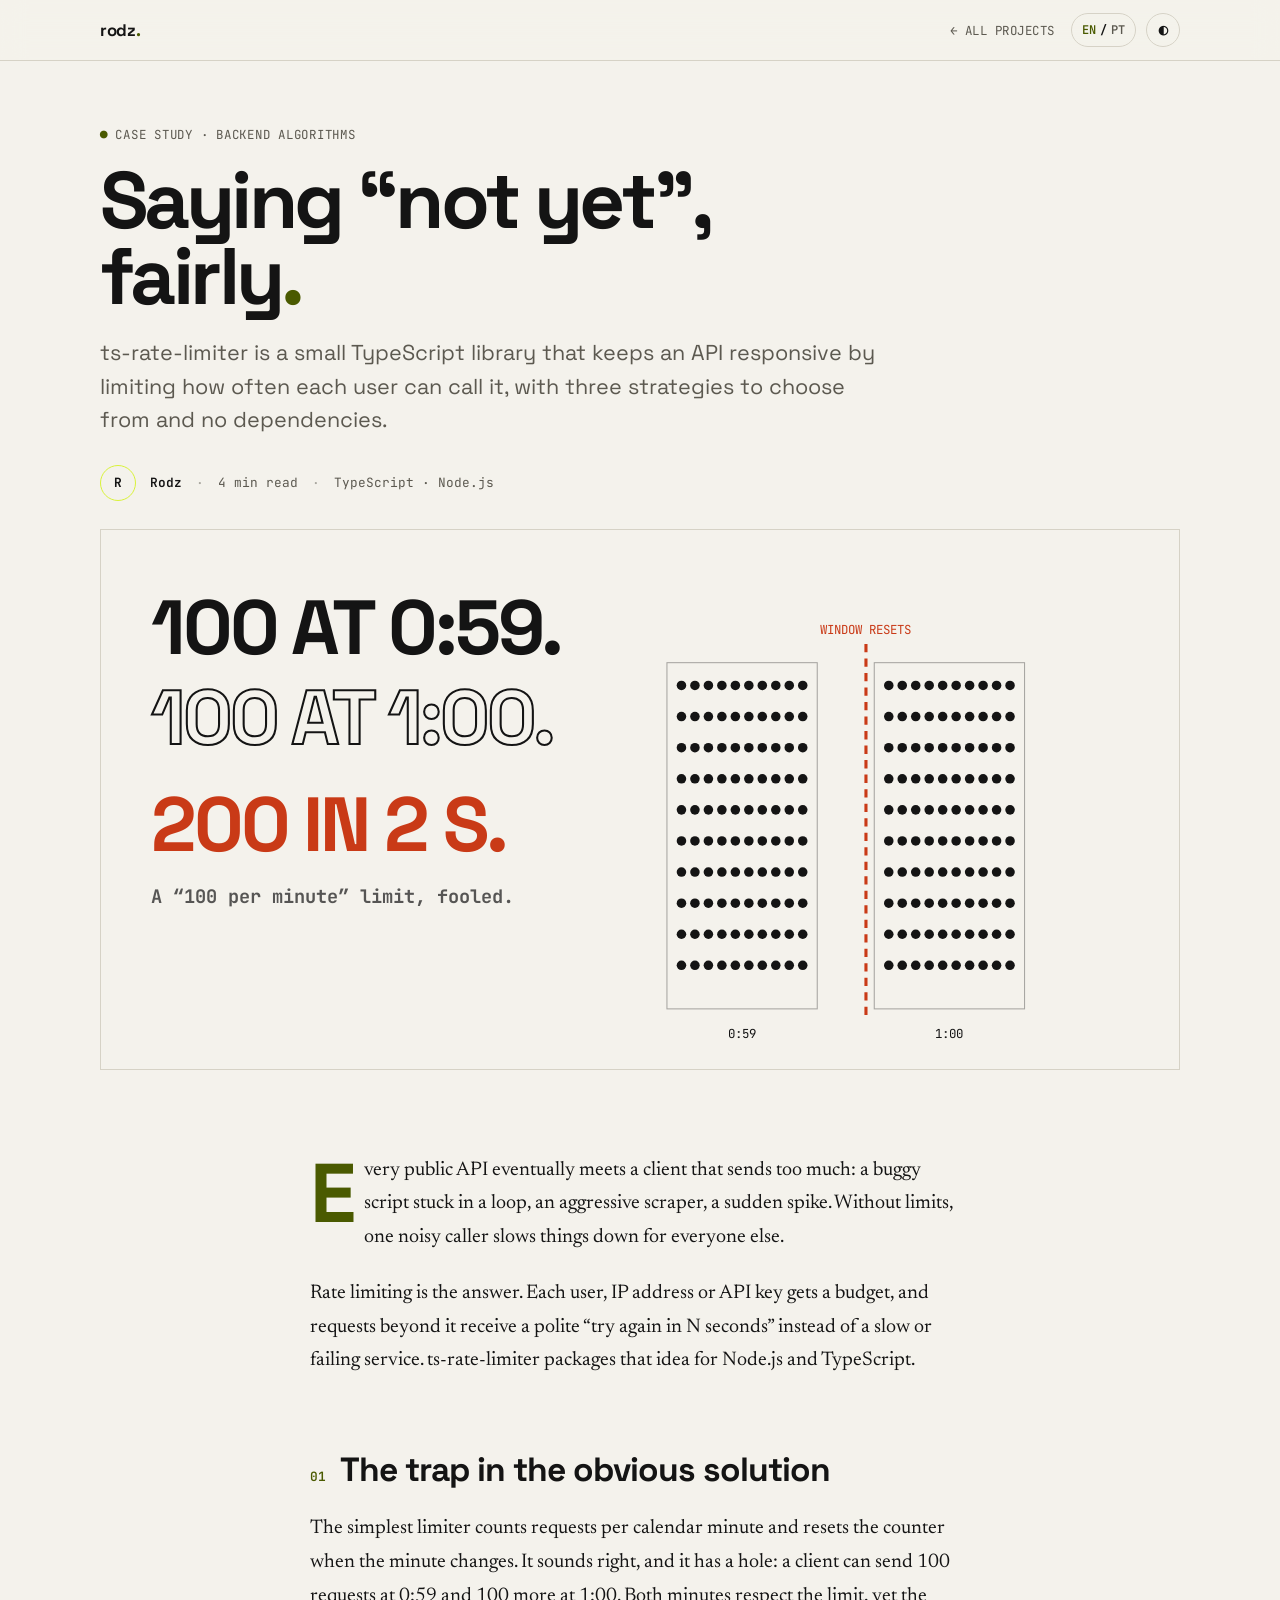
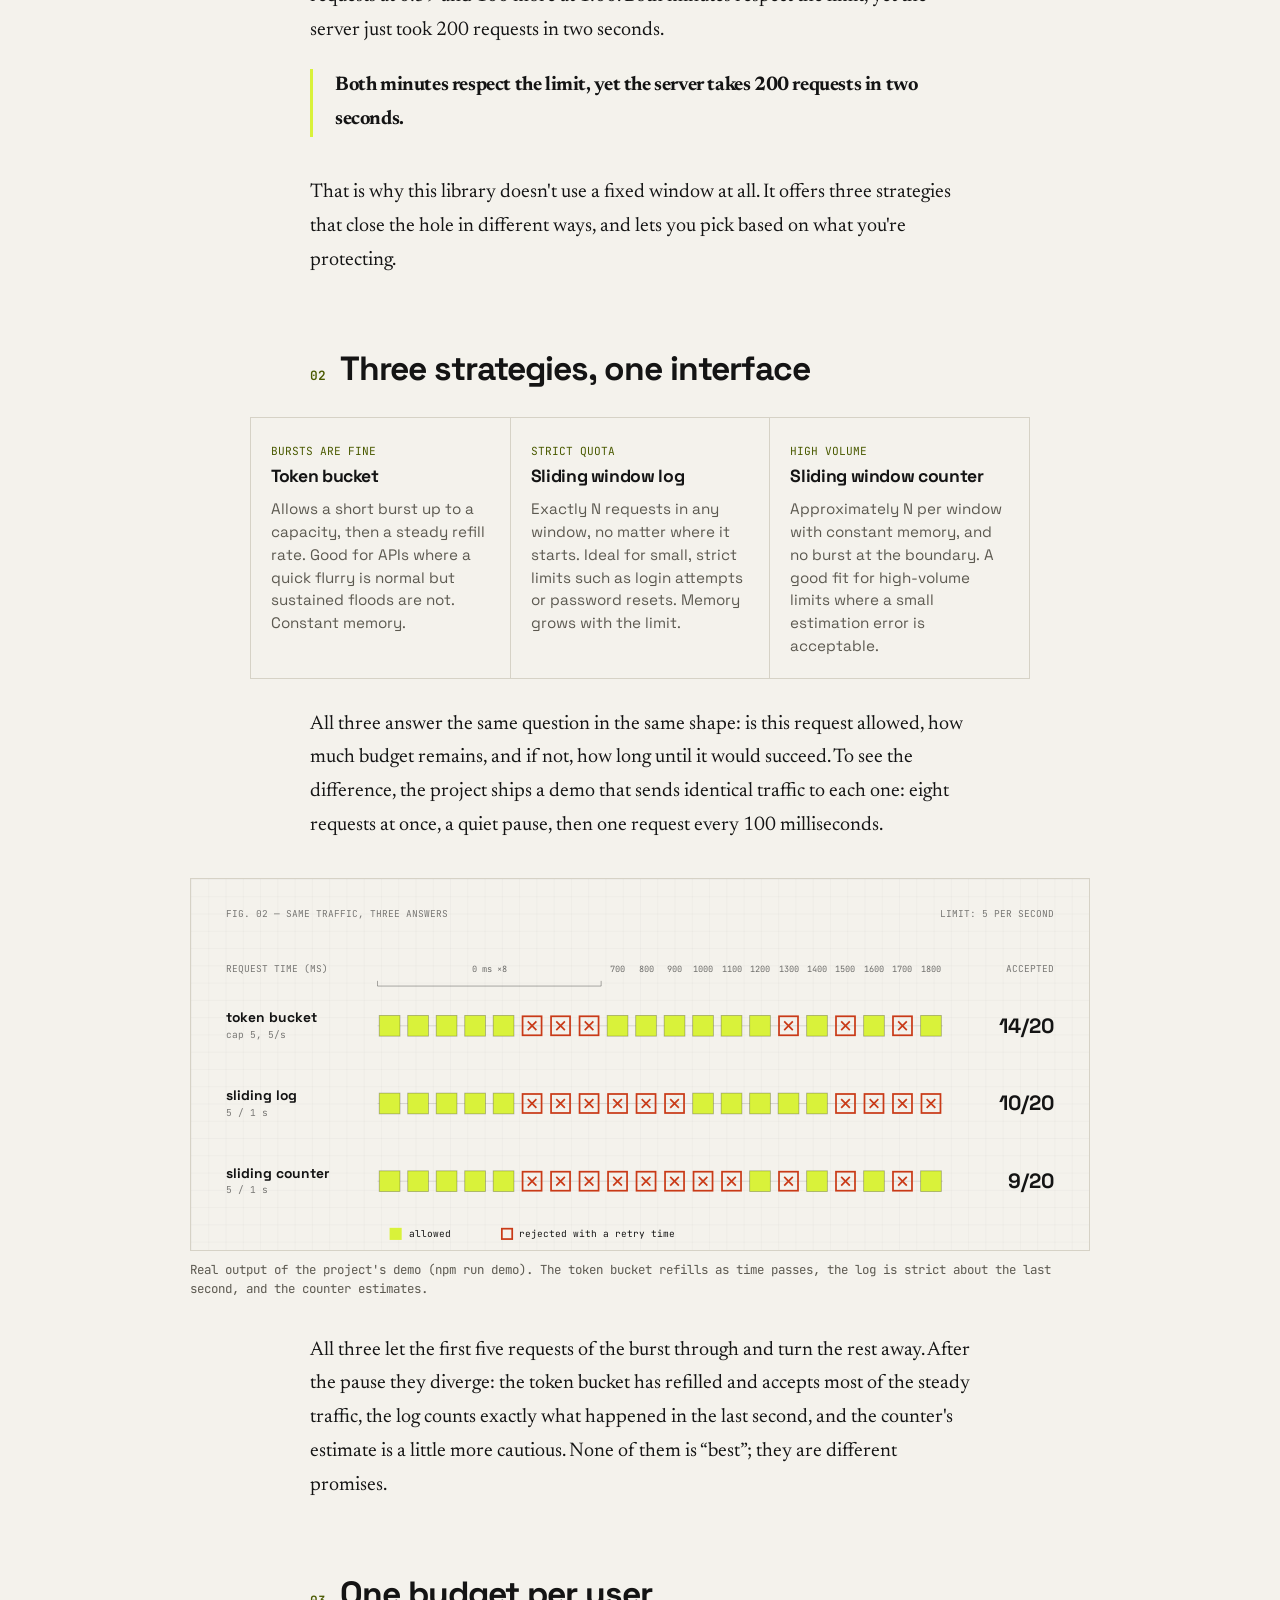
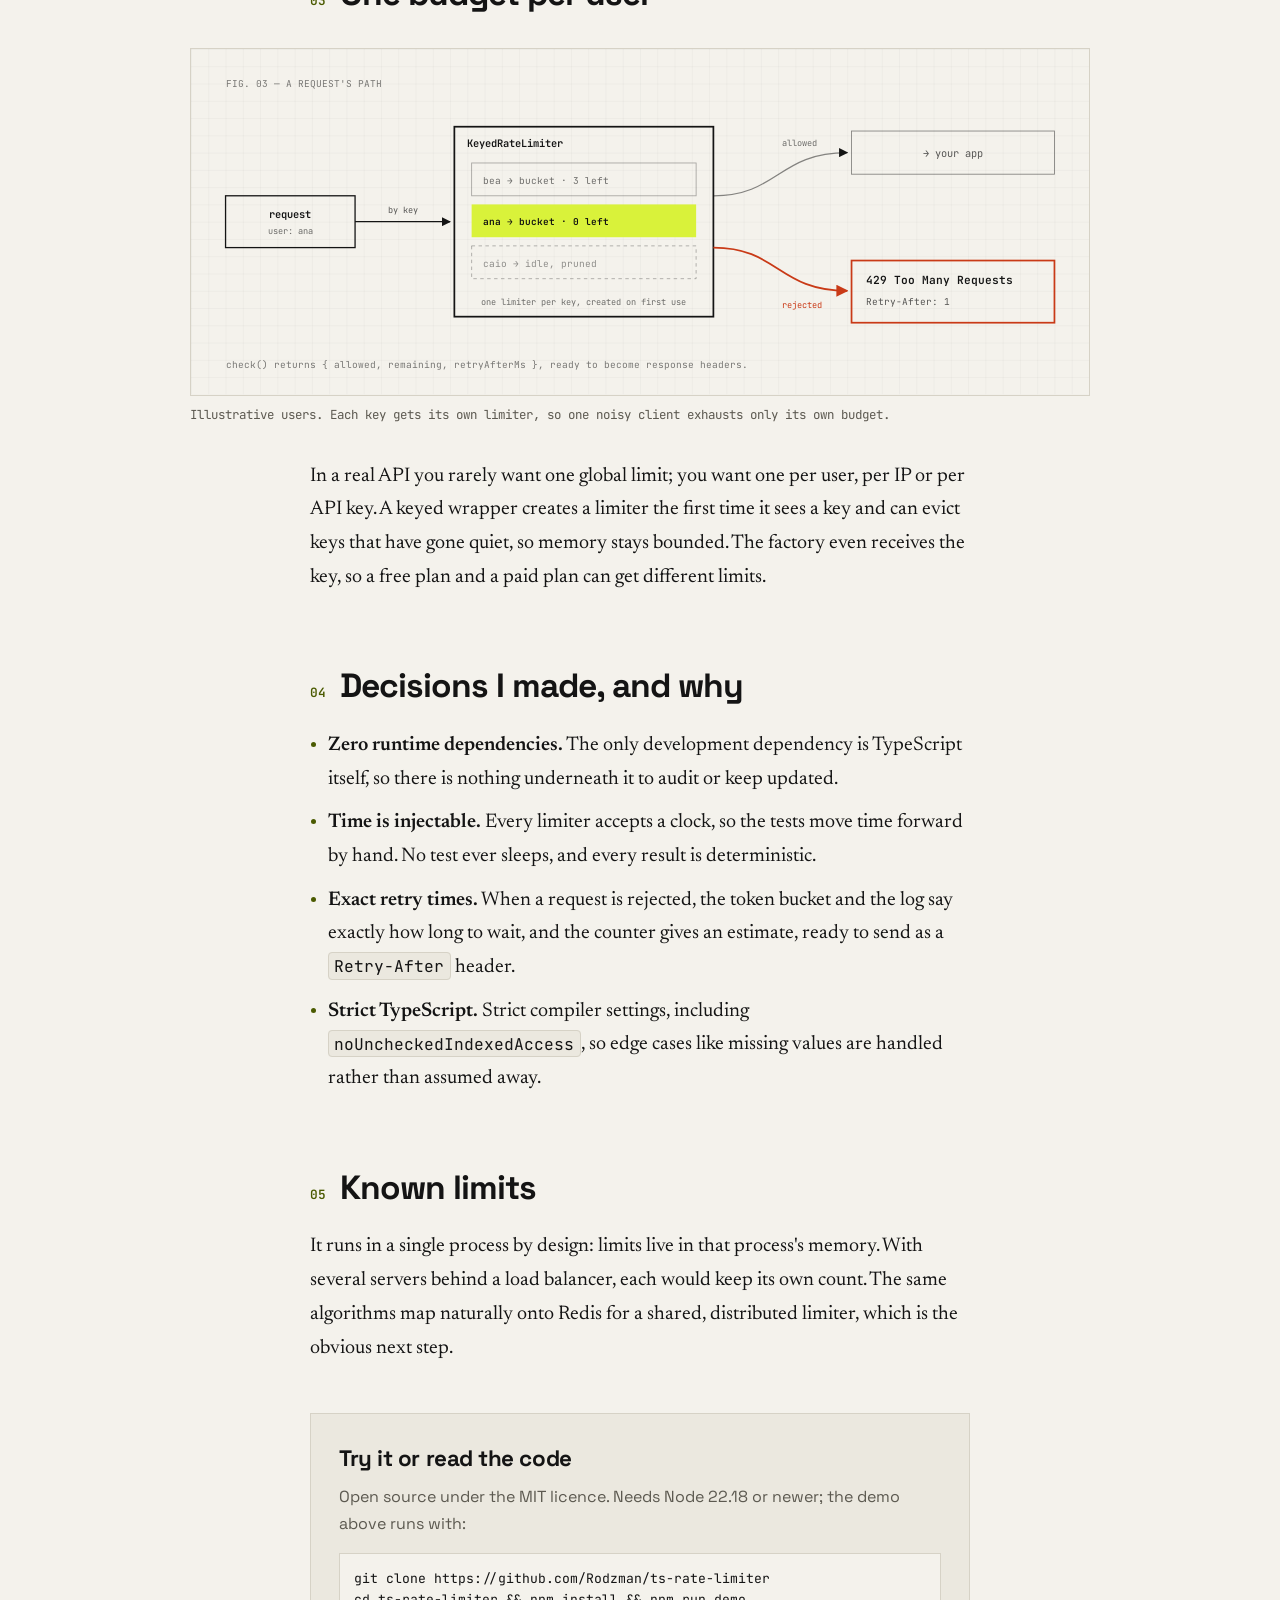
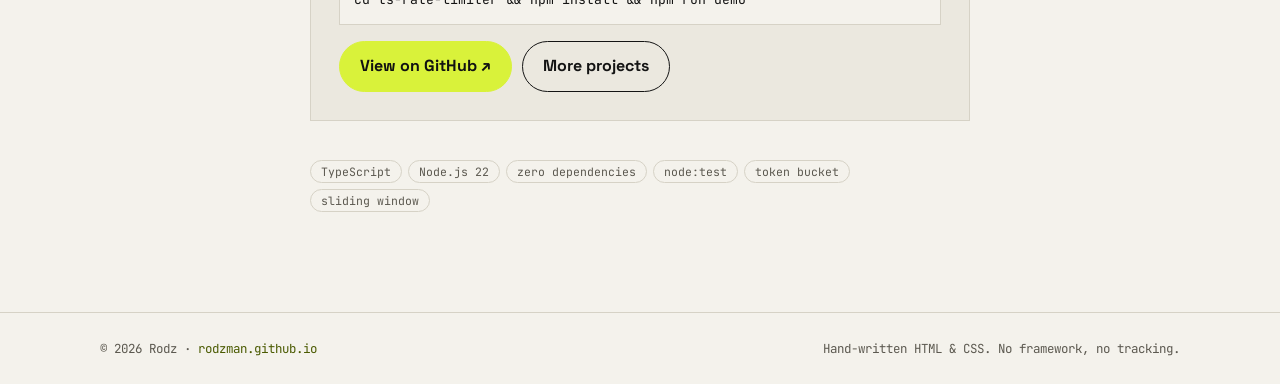
<file: projects/ts-rate-limiter/index.html>
<!DOCTYPE html>
<html lang="en">
<head>
  <meta charset="UTF-8" />
  <meta name="viewport" content="width=device-width, initial-scale=1.0" />
  <title>ts-rate-limiter: saying "not yet", fairly — Rodz</title>
  <meta name="description" content="A zero-dependency TypeScript library that protects an API from overload, with three rate-limiting strategies behind one small interface." />
  <meta name="theme-color" content="#111111" />
  <link rel="canonical" href="https://rodzman.github.io/projects/ts-rate-limiter/" />
  <link rel="icon" href="https://github.com/Rodzman.png" />
  <meta property="og:type" content="article" />
  <meta property="og:url" content="https://rodzman.github.io/projects/ts-rate-limiter/" />
  <meta property="og:title" content="ts-rate-limiter: saying &quot;not yet&quot;, fairly" />
  <meta property="og:description" content="Three rate-limiting strategies behind one small, zero-dependency TypeScript interface." />
  <meta property="og:image" content="https://github.com/Rodzman.png" />
  <meta name="twitter:card" content="summary" />

  <link rel="preconnect" href="https://fonts.googleapis.com" />
  <link rel="preconnect" href="https://fonts.gstatic.com" crossorigin />
  <link href="https://fonts.googleapis.com/css2?family=Space+Grotesk:wght@400;500;700&family=JetBrains+Mono:wght@400;600&family=Newsreader:ital,opsz,wght@0,6..72,400;0,6..72,600;1,6..72,400&display=swap" rel="stylesheet" />
  <script>
    try { var t = localStorage.getItem('theme'); if (t === 'light' || t === 'dark') document.documentElement.dataset.theme = t; } catch (e) {}
  </script>
  <link rel="stylesheet" href="../../assets/article.css" />
</head>
<body>
  <a class="skip" href="#article" data-i18n="skip">Skip to article</a>

  <nav aria-label="Main">
    <div class="wrap nav">
      <a class="brand" href="../../">rodz<b>.</b></a>
      <div class="nav-right">
        <a class="back" href="../../#work" data-i18n="nav.back">← All projects</a>
        <button class="ctrl lang" id="lang-toggle" type="button" aria-label="Mudar para português">
          <span data-lang="en">EN</span>/<span data-lang="pt">PT</span>
        </button>
        <button class="ctrl" id="theme-toggle" type="button" aria-label="Toggle light/dark theme">◐</button>
      </div>
    </div>
    <div class="progress" aria-hidden="true"></div>
  </nav>

  <header class="wrap a-head">
    <p class="kicker mono" data-i18n="kicker"><b>●</b> Case study · Backend algorithms</p>
    <h1 data-i18n="title">Saying “not yet”, fairly<span class="dot">.</span></h1>
    <p class="dek" data-i18n="dek">ts-rate-limiter is a small TypeScript library that keeps an API responsive by limiting how often each user can call it, with three strategies to choose from and no dependencies.</p>
    <div class="byline mono">
      <img src="https://github.com/Rodzman.png" alt="" width="36" height="36"
           onerror="this.replaceWith(Object.assign(document.createElement('span'),{className:'av',textContent:'R'}))" />
      <strong>Rodz</strong><span class="sep">·</span><span data-i18n="readtime">4 min read</span><span class="sep">·</span><span>TypeScript · Node.js</span>
    </div>

    <!-- Cover poster: the fixed-window loophole. Each dot is one request: 100 just before the minute boundary, 100 just after. -->
    <div class="cover">
      <svg viewBox="0 0 1040 520" role="img" data-i18n-attr="aria-label:cover.aria"
           aria-label="The fixed-window loophole: a limit of 100 requests per minute lets 100 requests through at 0:59 and 100 more at 1:00, which is 200 in two seconds">
        <defs>
          <pattern id="rl-dots" width="10" height="10" patternUnits="userSpaceOnUse"><circle cx="5" cy="5" r="2" style="fill:var(--accent)"/></pattern>
        </defs>
        <g style="color:var(--text)">
          <rect x="546" y="128" width="145" height="334" fill="none" stroke="currentColor" stroke-opacity=".35"/>
          <rect x="746" y="128" width="145" height="334" fill="none" stroke="currentColor" stroke-opacity=".35"/>
          
          <g font-family="Space Grotesk, sans-serif" font-weight="700" letter-spacing="-3">
            <text x="48" y="120" font-size="74" fill="currentColor" data-i18n="cover.l1">100 AT 0:59.</text>
            <text x="48" y="206" font-size="74" fill="none" stroke="currentColor" stroke-width="2" data-i18n="cover.l2">100 AT 1:00.</text>
            <text x="48" y="310" font-size="74" style="fill:var(--warn)" data-i18n="cover.l3">200 IN 2 S.</text>
            <text x="48" y="360" font-size="18" letter-spacing="0" class="mono" fill="currentColor" opacity=".7" data-i18n="cover.sub">A “100 per minute” limit, fooled.</text>
          </g>
          <g>
            <circle cx="560" cy="150" r="4.6" fill="currentColor"/>
            <circle cx="573" cy="150" r="4.6" fill="currentColor"/>
            <circle cx="586" cy="150" r="4.6" fill="currentColor"/>
            <circle cx="599" cy="150" r="4.6" fill="currentColor"/>
            <circle cx="612" cy="150" r="4.6" fill="currentColor"/>
            <circle cx="625" cy="150" r="4.6" fill="currentColor"/>
            <circle cx="638" cy="150" r="4.6" fill="currentColor"/>
            <circle cx="651" cy="150" r="4.6" fill="currentColor"/>
            <circle cx="664" cy="150" r="4.6" fill="currentColor"/>
            <circle cx="677" cy="150" r="4.6" fill="currentColor"/>
            <circle cx="560" cy="180" r="4.6" fill="currentColor"/>
            <circle cx="573" cy="180" r="4.6" fill="currentColor"/>
            <circle cx="586" cy="180" r="4.6" fill="currentColor"/>
            <circle cx="599" cy="180" r="4.6" fill="currentColor"/>
            <circle cx="612" cy="180" r="4.6" fill="currentColor"/>
            <circle cx="625" cy="180" r="4.6" fill="currentColor"/>
            <circle cx="638" cy="180" r="4.6" fill="currentColor"/>
            <circle cx="651" cy="180" r="4.6" fill="currentColor"/>
            <circle cx="664" cy="180" r="4.6" fill="currentColor"/>
            <circle cx="677" cy="180" r="4.6" fill="currentColor"/>
            <circle cx="560" cy="210" r="4.6" fill="currentColor"/>
            <circle cx="573" cy="210" r="4.6" fill="currentColor"/>
            <circle cx="586" cy="210" r="4.6" fill="currentColor"/>
            <circle cx="599" cy="210" r="4.6" fill="currentColor"/>
            <circle cx="612" cy="210" r="4.6" fill="currentColor"/>
            <circle cx="625" cy="210" r="4.6" fill="currentColor"/>
            <circle cx="638" cy="210" r="4.6" fill="currentColor"/>
            <circle cx="651" cy="210" r="4.6" fill="currentColor"/>
            <circle cx="664" cy="210" r="4.6" fill="currentColor"/>
            <circle cx="677" cy="210" r="4.6" fill="currentColor"/>
            <circle cx="560" cy="240" r="4.6" fill="currentColor"/>
            <circle cx="573" cy="240" r="4.6" fill="currentColor"/>
            <circle cx="586" cy="240" r="4.6" fill="currentColor"/>
            <circle cx="599" cy="240" r="4.6" fill="currentColor"/>
            <circle cx="612" cy="240" r="4.6" fill="currentColor"/>
            <circle cx="625" cy="240" r="4.6" fill="currentColor"/>
            <circle cx="638" cy="240" r="4.6" fill="currentColor"/>
            <circle cx="651" cy="240" r="4.6" fill="currentColor"/>
            <circle cx="664" cy="240" r="4.6" fill="currentColor"/>
            <circle cx="677" cy="240" r="4.6" fill="currentColor"/>
            <circle cx="560" cy="270" r="4.6" fill="currentColor"/>
            <circle cx="573" cy="270" r="4.6" fill="currentColor"/>
            <circle cx="586" cy="270" r="4.6" fill="currentColor"/>
            <circle cx="599" cy="270" r="4.6" fill="currentColor"/>
            <circle cx="612" cy="270" r="4.6" fill="currentColor"/>
            <circle cx="625" cy="270" r="4.6" fill="currentColor"/>
            <circle cx="638" cy="270" r="4.6" fill="currentColor"/>
            <circle cx="651" cy="270" r="4.6" fill="currentColor"/>
            <circle cx="664" cy="270" r="4.6" fill="currentColor"/>
            <circle cx="677" cy="270" r="4.6" fill="currentColor"/>
            <circle cx="560" cy="300" r="4.6" fill="currentColor"/>
            <circle cx="573" cy="300" r="4.6" fill="currentColor"/>
            <circle cx="586" cy="300" r="4.6" fill="currentColor"/>
            <circle cx="599" cy="300" r="4.6" fill="currentColor"/>
            <circle cx="612" cy="300" r="4.6" fill="currentColor"/>
            <circle cx="625" cy="300" r="4.6" fill="currentColor"/>
            <circle cx="638" cy="300" r="4.6" fill="currentColor"/>
            <circle cx="651" cy="300" r="4.6" fill="currentColor"/>
            <circle cx="664" cy="300" r="4.6" fill="currentColor"/>
            <circle cx="677" cy="300" r="4.6" fill="currentColor"/>
            <circle cx="560" cy="330" r="4.6" fill="currentColor"/>
            <circle cx="573" cy="330" r="4.6" fill="currentColor"/>
            <circle cx="586" cy="330" r="4.6" fill="currentColor"/>
            <circle cx="599" cy="330" r="4.6" fill="currentColor"/>
            <circle cx="612" cy="330" r="4.6" fill="currentColor"/>
            <circle cx="625" cy="330" r="4.6" fill="currentColor"/>
            <circle cx="638" cy="330" r="4.6" fill="currentColor"/>
            <circle cx="651" cy="330" r="4.6" fill="currentColor"/>
            <circle cx="664" cy="330" r="4.6" fill="currentColor"/>
            <circle cx="677" cy="330" r="4.6" fill="currentColor"/>
            <circle cx="560" cy="360" r="4.6" fill="currentColor"/>
            <circle cx="573" cy="360" r="4.6" fill="currentColor"/>
            <circle cx="586" cy="360" r="4.6" fill="currentColor"/>
            <circle cx="599" cy="360" r="4.6" fill="currentColor"/>
            <circle cx="612" cy="360" r="4.6" fill="currentColor"/>
            <circle cx="625" cy="360" r="4.6" fill="currentColor"/>
            <circle cx="638" cy="360" r="4.6" fill="currentColor"/>
            <circle cx="651" cy="360" r="4.6" fill="currentColor"/>
            <circle cx="664" cy="360" r="4.6" fill="currentColor"/>
            <circle cx="677" cy="360" r="4.6" fill="currentColor"/>
            <circle cx="560" cy="390" r="4.6" fill="currentColor"/>
            <circle cx="573" cy="390" r="4.6" fill="currentColor"/>
            <circle cx="586" cy="390" r="4.6" fill="currentColor"/>
            <circle cx="599" cy="390" r="4.6" fill="currentColor"/>
            <circle cx="612" cy="390" r="4.6" fill="currentColor"/>
            <circle cx="625" cy="390" r="4.6" fill="currentColor"/>
            <circle cx="638" cy="390" r="4.6" fill="currentColor"/>
            <circle cx="651" cy="390" r="4.6" fill="currentColor"/>
            <circle cx="664" cy="390" r="4.6" fill="currentColor"/>
            <circle cx="677" cy="390" r="4.6" fill="currentColor"/>
            <circle cx="560" cy="420" r="4.6" fill="currentColor"/>
            <circle cx="573" cy="420" r="4.6" fill="currentColor"/>
            <circle cx="586" cy="420" r="4.6" fill="currentColor"/>
            <circle cx="599" cy="420" r="4.6" fill="currentColor"/>
            <circle cx="612" cy="420" r="4.6" fill="currentColor"/>
            <circle cx="625" cy="420" r="4.6" fill="currentColor"/>
            <circle cx="638" cy="420" r="4.6" fill="currentColor"/>
            <circle cx="651" cy="420" r="4.6" fill="currentColor"/>
            <circle cx="664" cy="420" r="4.6" fill="currentColor"/>
            <circle cx="677" cy="420" r="4.6" fill="currentColor"/>
            <circle cx="760" cy="150" r="4.6" fill="currentColor"/>
            <circle cx="773" cy="150" r="4.6" fill="currentColor"/>
            <circle cx="786" cy="150" r="4.6" fill="currentColor"/>
            <circle cx="799" cy="150" r="4.6" fill="currentColor"/>
            <circle cx="812" cy="150" r="4.6" fill="currentColor"/>
            <circle cx="825" cy="150" r="4.6" fill="currentColor"/>
            <circle cx="838" cy="150" r="4.6" fill="currentColor"/>
            <circle cx="851" cy="150" r="4.6" fill="currentColor"/>
            <circle cx="864" cy="150" r="4.6" fill="currentColor"/>
            <circle cx="877" cy="150" r="4.6" fill="currentColor"/>
            <circle cx="760" cy="180" r="4.6" fill="currentColor"/>
            <circle cx="773" cy="180" r="4.6" fill="currentColor"/>
            <circle cx="786" cy="180" r="4.6" fill="currentColor"/>
            <circle cx="799" cy="180" r="4.6" fill="currentColor"/>
            <circle cx="812" cy="180" r="4.6" fill="currentColor"/>
            <circle cx="825" cy="180" r="4.6" fill="currentColor"/>
            <circle cx="838" cy="180" r="4.6" fill="currentColor"/>
            <circle cx="851" cy="180" r="4.6" fill="currentColor"/>
            <circle cx="864" cy="180" r="4.6" fill="currentColor"/>
            <circle cx="877" cy="180" r="4.6" fill="currentColor"/>
            <circle cx="760" cy="210" r="4.6" fill="currentColor"/>
            <circle cx="773" cy="210" r="4.6" fill="currentColor"/>
            <circle cx="786" cy="210" r="4.6" fill="currentColor"/>
            <circle cx="799" cy="210" r="4.6" fill="currentColor"/>
            <circle cx="812" cy="210" r="4.6" fill="currentColor"/>
            <circle cx="825" cy="210" r="4.6" fill="currentColor"/>
            <circle cx="838" cy="210" r="4.6" fill="currentColor"/>
            <circle cx="851" cy="210" r="4.6" fill="currentColor"/>
            <circle cx="864" cy="210" r="4.6" fill="currentColor"/>
            <circle cx="877" cy="210" r="4.6" fill="currentColor"/>
            <circle cx="760" cy="240" r="4.6" fill="currentColor"/>
            <circle cx="773" cy="240" r="4.6" fill="currentColor"/>
            <circle cx="786" cy="240" r="4.6" fill="currentColor"/>
            <circle cx="799" cy="240" r="4.6" fill="currentColor"/>
            <circle cx="812" cy="240" r="4.6" fill="currentColor"/>
            <circle cx="825" cy="240" r="4.6" fill="currentColor"/>
            <circle cx="838" cy="240" r="4.6" fill="currentColor"/>
            <circle cx="851" cy="240" r="4.6" fill="currentColor"/>
            <circle cx="864" cy="240" r="4.6" fill="currentColor"/>
            <circle cx="877" cy="240" r="4.6" fill="currentColor"/>
            <circle cx="760" cy="270" r="4.6" fill="currentColor"/>
            <circle cx="773" cy="270" r="4.6" fill="currentColor"/>
            <circle cx="786" cy="270" r="4.6" fill="currentColor"/>
            <circle cx="799" cy="270" r="4.6" fill="currentColor"/>
            <circle cx="812" cy="270" r="4.6" fill="currentColor"/>
            <circle cx="825" cy="270" r="4.6" fill="currentColor"/>
            <circle cx="838" cy="270" r="4.6" fill="currentColor"/>
            <circle cx="851" cy="270" r="4.6" fill="currentColor"/>
            <circle cx="864" cy="270" r="4.6" fill="currentColor"/>
            <circle cx="877" cy="270" r="4.6" fill="currentColor"/>
            <circle cx="760" cy="300" r="4.6" fill="currentColor"/>
            <circle cx="773" cy="300" r="4.6" fill="currentColor"/>
            <circle cx="786" cy="300" r="4.6" fill="currentColor"/>
            <circle cx="799" cy="300" r="4.6" fill="currentColor"/>
            <circle cx="812" cy="300" r="4.6" fill="currentColor"/>
            <circle cx="825" cy="300" r="4.6" fill="currentColor"/>
            <circle cx="838" cy="300" r="4.6" fill="currentColor"/>
            <circle cx="851" cy="300" r="4.6" fill="currentColor"/>
            <circle cx="864" cy="300" r="4.6" fill="currentColor"/>
            <circle cx="877" cy="300" r="4.6" fill="currentColor"/>
            <circle cx="760" cy="330" r="4.6" fill="currentColor"/>
            <circle cx="773" cy="330" r="4.6" fill="currentColor"/>
            <circle cx="786" cy="330" r="4.6" fill="currentColor"/>
            <circle cx="799" cy="330" r="4.6" fill="currentColor"/>
            <circle cx="812" cy="330" r="4.6" fill="currentColor"/>
            <circle cx="825" cy="330" r="4.6" fill="currentColor"/>
            <circle cx="838" cy="330" r="4.6" fill="currentColor"/>
            <circle cx="851" cy="330" r="4.6" fill="currentColor"/>
            <circle cx="864" cy="330" r="4.6" fill="currentColor"/>
            <circle cx="877" cy="330" r="4.6" fill="currentColor"/>
            <circle cx="760" cy="360" r="4.6" fill="currentColor"/>
            <circle cx="773" cy="360" r="4.6" fill="currentColor"/>
            <circle cx="786" cy="360" r="4.6" fill="currentColor"/>
            <circle cx="799" cy="360" r="4.6" fill="currentColor"/>
            <circle cx="812" cy="360" r="4.6" fill="currentColor"/>
            <circle cx="825" cy="360" r="4.6" fill="currentColor"/>
            <circle cx="838" cy="360" r="4.6" fill="currentColor"/>
            <circle cx="851" cy="360" r="4.6" fill="currentColor"/>
            <circle cx="864" cy="360" r="4.6" fill="currentColor"/>
            <circle cx="877" cy="360" r="4.6" fill="currentColor"/>
            <circle cx="760" cy="390" r="4.6" fill="currentColor"/>
            <circle cx="773" cy="390" r="4.6" fill="currentColor"/>
            <circle cx="786" cy="390" r="4.6" fill="currentColor"/>
            <circle cx="799" cy="390" r="4.6" fill="currentColor"/>
            <circle cx="812" cy="390" r="4.6" fill="currentColor"/>
            <circle cx="825" cy="390" r="4.6" fill="currentColor"/>
            <circle cx="838" cy="390" r="4.6" fill="currentColor"/>
            <circle cx="851" cy="390" r="4.6" fill="currentColor"/>
            <circle cx="864" cy="390" r="4.6" fill="currentColor"/>
            <circle cx="877" cy="390" r="4.6" fill="currentColor"/>
            <circle cx="760" cy="420" r="4.6" fill="currentColor"/>
            <circle cx="773" cy="420" r="4.6" fill="currentColor"/>
            <circle cx="786" cy="420" r="4.6" fill="currentColor"/>
            <circle cx="799" cy="420" r="4.6" fill="currentColor"/>
            <circle cx="812" cy="420" r="4.6" fill="currentColor"/>
            <circle cx="825" cy="420" r="4.6" fill="currentColor"/>
            <circle cx="838" cy="420" r="4.6" fill="currentColor"/>
            <circle cx="851" cy="420" r="4.6" fill="currentColor"/>
            <circle cx="864" cy="420" r="4.6" fill="currentColor"/>
            <circle cx="877" cy="420" r="4.6" fill="currentColor"/>
            <line x1="738" y1="110" x2="738" y2="470" style="stroke:var(--warn)" stroke-width="3" stroke-dasharray="8 6"/>
          </g>
          <g class="mono" font-size="12" fill="currentColor">
            <text x="618" y="490" text-anchor="middle">0:59</text>
            <text x="818" y="490" text-anchor="middle">1:00</text>
            <text x="738" y="100" text-anchor="middle" style="fill:var(--warn)" data-i18n="cover.edge">WINDOW RESETS</text>
          </g>
        </g>
      </svg>
    </div>
  </header>

  <main class="article" id="article">
    <p class="lead" data-i18n="p1">Every public API eventually meets a client that sends too much: a buggy script stuck in a loop, an aggressive scraper, a sudden spike. Without limits, one noisy caller slows things down for everyone else.</p>
    <p data-i18n="p2">Rate limiting is the answer. Each user, IP address or API key gets a budget, and requests beyond it receive a polite “try again in N seconds” instead of a slow or failing service. ts-rate-limiter packages that idea for Node.js and TypeScript.</p>

    <h2><span class="n">01</span><span data-i18n="h.trap">The trap in the obvious solution</span></h2>
    <p data-i18n="p3">The simplest limiter counts requests per calendar minute and resets the counter when the minute changes. It sounds right, and it has a hole: a client can send 100 requests at 0:59 and 100 more at 1:00. Both minutes respect the limit, yet the server just took 200 requests in two seconds.</p>
    <p class="pull" data-i18n="pull">Both minutes respect the limit, yet the server takes 200 requests in two seconds.</p>
    <p data-i18n="p4">That is why this library doesn't use a fixed window at all. It offers three strategies that close the hole in different ways, and lets you pick based on what you're protecting.</p>

    <h2><span class="n">02</span><span data-i18n="h.three">Three strategies, one interface</span></h2>
    <div class="cards3">
      <div><span class="k" data-i18n="c1.k">Bursts are fine</span><h4>Token bucket</h4><p data-i18n="c1.p">Allows a short burst up to a capacity, then a steady refill rate. Good for APIs where a quick flurry is normal but sustained floods are not. Constant memory.</p></div>
      <div><span class="k" data-i18n="c2.k">Strict quota</span><h4>Sliding window log</h4><p data-i18n="c2.p">Exactly N requests in any window, no matter where it starts. Ideal for small, strict limits such as login attempts or password resets. Memory grows with the limit.</p></div>
      <div><span class="k" data-i18n="c3.k">High volume</span><h4>Sliding window counter</h4><p data-i18n="c3.p">Approximately N per window with constant memory, and no burst at the boundary. A good fit for high-volume limits where a small estimation error is acceptable.</p></div>
    </div>
    <p data-i18n="p5">All three answer the same question in the same shape: is this request allowed, how much budget remains, and if not, how long until it would succeed. To see the difference, the project ships a demo that sends identical traffic to each one: eight requests at once, a quiet pause, then one request every 100 milliseconds.</p>

    <figure class="wide">
      <div class="frame">
        <svg viewBox="0 0 1040 430" role="img" data-i18n-attr="aria-label:demo.aria"
             aria-label="Real demo output: the same 20 requests sent to each strategy. The token bucket accepts 14, the sliding window log 10, and the sliding window counter 9.">
          <defs><pattern id="rd-grid" width="20" height="20" patternUnits="userSpaceOnUse"><path d="M20 0H0V20" fill="none" stroke="currentColor" stroke-opacity=".06"/></pattern></defs>
          <g style="color:var(--text)">
            <rect width="1040" height="430" fill="url(#rd-grid)"/>
            <g class="mono" font-size="11" fill="currentColor" opacity=".55">
              <text x="40" y="44" data-i18n="d.fig">FIG. 02 — SAME TRAFFIC, THREE ANSWERS</text>
              <text x="1000" y="44" text-anchor="end" data-i18n="d.limit">LIMIT: 5 PER SECOND</text>
              <text x="40" y="108" data-i18n="d.t">REQUEST TIME (MS)</text>
              <text x="1000" y="108" text-anchor="end" data-i18n="d.acc">ACCEPTED</text>
            </g>
            <text x="345.5" y="108" text-anchor="middle" class="mono" font-size="10" fill="currentColor" opacity=".6">0 ms ×8</text>
            <text x="494" y="108" text-anchor="middle" class="mono" font-size="10" fill="currentColor" opacity=".6">700</text>
            <text x="527" y="108" text-anchor="middle" class="mono" font-size="10" fill="currentColor" opacity=".6">800</text>
            <text x="560" y="108" text-anchor="middle" class="mono" font-size="10" fill="currentColor" opacity=".6">900</text>
            <text x="593" y="108" text-anchor="middle" class="mono" font-size="10" fill="currentColor" opacity=".6">1000</text>
            <text x="626" y="108" text-anchor="middle" class="mono" font-size="10" fill="currentColor" opacity=".6">1100</text>
            <text x="659" y="108" text-anchor="middle" class="mono" font-size="10" fill="currentColor" opacity=".6">1200</text>
            <text x="692" y="108" text-anchor="middle" class="mono" font-size="10" fill="currentColor" opacity=".6">1300</text>
            <text x="725" y="108" text-anchor="middle" class="mono" font-size="10" fill="currentColor" opacity=".6">1400</text>
            <text x="758" y="108" text-anchor="middle" class="mono" font-size="10" fill="currentColor" opacity=".6">1500</text>
            <text x="791" y="108" text-anchor="middle" class="mono" font-size="10" fill="currentColor" opacity=".6">1600</text>
            <text x="824" y="108" text-anchor="middle" class="mono" font-size="10" fill="currentColor" opacity=".6">1700</text>
            <text x="857" y="108" text-anchor="middle" class="mono" font-size="10" fill="currentColor" opacity=".6">1800</text>
            <path d="M216 118 V124 H475 V118" fill="none" stroke="currentColor" stroke-opacity=".4"/>
            <text x="40" y="166" font-size="16" font-weight="700" fill="currentColor" font-family="Space Grotesk, sans-serif" data-i18n="algo0">token bucket</text>
            <text x="40" y="184" class="mono" font-size="11" fill="currentColor" opacity=".55">cap 5, 5/s</text>
            <line x1="216" y1="170" x2="871" y2="170" stroke="currentColor" stroke-opacity=".15"/>
            <rect x="218" y="158" width="24" height="24" style="fill:var(--accent)" stroke="currentColor" stroke-opacity=".3"/>
            <rect x="251" y="158" width="24" height="24" style="fill:var(--accent)" stroke="currentColor" stroke-opacity=".3"/>
            <rect x="284" y="158" width="24" height="24" style="fill:var(--accent)" stroke="currentColor" stroke-opacity=".3"/>
            <rect x="317" y="158" width="24" height="24" style="fill:var(--accent)" stroke="currentColor" stroke-opacity=".3"/>
            <rect x="350" y="158" width="24" height="24" style="fill:var(--accent)" stroke="currentColor" stroke-opacity=".3"/>
            <rect x="384" y="159" width="22" height="22" fill="none" style="stroke:var(--warn)" stroke-width="2"/><path d="M390 165l10 10M400 165l-10 10" style="stroke:var(--warn)" stroke-width="2"/>
            <rect x="417" y="159" width="22" height="22" fill="none" style="stroke:var(--warn)" stroke-width="2"/><path d="M423 165l10 10M433 165l-10 10" style="stroke:var(--warn)" stroke-width="2"/>
            <rect x="450" y="159" width="22" height="22" fill="none" style="stroke:var(--warn)" stroke-width="2"/><path d="M456 165l10 10M466 165l-10 10" style="stroke:var(--warn)" stroke-width="2"/>
            <rect x="482" y="158" width="24" height="24" style="fill:var(--accent)" stroke="currentColor" stroke-opacity=".3"/>
            <rect x="515" y="158" width="24" height="24" style="fill:var(--accent)" stroke="currentColor" stroke-opacity=".3"/>
            <rect x="548" y="158" width="24" height="24" style="fill:var(--accent)" stroke="currentColor" stroke-opacity=".3"/>
            <rect x="581" y="158" width="24" height="24" style="fill:var(--accent)" stroke="currentColor" stroke-opacity=".3"/>
            <rect x="614" y="158" width="24" height="24" style="fill:var(--accent)" stroke="currentColor" stroke-opacity=".3"/>
            <rect x="647" y="158" width="24" height="24" style="fill:var(--accent)" stroke="currentColor" stroke-opacity=".3"/>
            <rect x="681" y="159" width="22" height="22" fill="none" style="stroke:var(--warn)" stroke-width="2"/><path d="M687 165l10 10M697 165l-10 10" style="stroke:var(--warn)" stroke-width="2"/>
            <rect x="713" y="158" width="24" height="24" style="fill:var(--accent)" stroke="currentColor" stroke-opacity=".3"/>
            <rect x="747" y="159" width="22" height="22" fill="none" style="stroke:var(--warn)" stroke-width="2"/><path d="M753 165l10 10M763 165l-10 10" style="stroke:var(--warn)" stroke-width="2"/>
            <rect x="779" y="158" width="24" height="24" style="fill:var(--accent)" stroke="currentColor" stroke-opacity=".3"/>
            <rect x="813" y="159" width="22" height="22" fill="none" style="stroke:var(--warn)" stroke-width="2"/><path d="M819 165l10 10M829 165l-10 10" style="stroke:var(--warn)" stroke-width="2"/>
            <rect x="845" y="158" width="24" height="24" style="fill:var(--accent)" stroke="currentColor" stroke-opacity=".3"/>
            <text x="1000" y="178" text-anchor="end" font-size="24" font-weight="700" fill="currentColor" font-family="Space Grotesk, sans-serif">14/20</text>
            <text x="40" y="256" font-size="16" font-weight="700" fill="currentColor" font-family="Space Grotesk, sans-serif" data-i18n="algo1">sliding log</text>
            <text x="40" y="274" class="mono" font-size="11" fill="currentColor" opacity=".55">5 / 1 s</text>
            <line x1="216" y1="260" x2="871" y2="260" stroke="currentColor" stroke-opacity=".15"/>
            <rect x="218" y="248" width="24" height="24" style="fill:var(--accent)" stroke="currentColor" stroke-opacity=".3"/>
            <rect x="251" y="248" width="24" height="24" style="fill:var(--accent)" stroke="currentColor" stroke-opacity=".3"/>
            <rect x="284" y="248" width="24" height="24" style="fill:var(--accent)" stroke="currentColor" stroke-opacity=".3"/>
            <rect x="317" y="248" width="24" height="24" style="fill:var(--accent)" stroke="currentColor" stroke-opacity=".3"/>
            <rect x="350" y="248" width="24" height="24" style="fill:var(--accent)" stroke="currentColor" stroke-opacity=".3"/>
            <rect x="384" y="249" width="22" height="22" fill="none" style="stroke:var(--warn)" stroke-width="2"/><path d="M390 255l10 10M400 255l-10 10" style="stroke:var(--warn)" stroke-width="2"/>
            <rect x="417" y="249" width="22" height="22" fill="none" style="stroke:var(--warn)" stroke-width="2"/><path d="M423 255l10 10M433 255l-10 10" style="stroke:var(--warn)" stroke-width="2"/>
            <rect x="450" y="249" width="22" height="22" fill="none" style="stroke:var(--warn)" stroke-width="2"/><path d="M456 255l10 10M466 255l-10 10" style="stroke:var(--warn)" stroke-width="2"/>
            <rect x="483" y="249" width="22" height="22" fill="none" style="stroke:var(--warn)" stroke-width="2"/><path d="M489 255l10 10M499 255l-10 10" style="stroke:var(--warn)" stroke-width="2"/>
            <rect x="516" y="249" width="22" height="22" fill="none" style="stroke:var(--warn)" stroke-width="2"/><path d="M522 255l10 10M532 255l-10 10" style="stroke:var(--warn)" stroke-width="2"/>
            <rect x="549" y="249" width="22" height="22" fill="none" style="stroke:var(--warn)" stroke-width="2"/><path d="M555 255l10 10M565 255l-10 10" style="stroke:var(--warn)" stroke-width="2"/>
            <rect x="581" y="248" width="24" height="24" style="fill:var(--accent)" stroke="currentColor" stroke-opacity=".3"/>
            <rect x="614" y="248" width="24" height="24" style="fill:var(--accent)" stroke="currentColor" stroke-opacity=".3"/>
            <rect x="647" y="248" width="24" height="24" style="fill:var(--accent)" stroke="currentColor" stroke-opacity=".3"/>
            <rect x="680" y="248" width="24" height="24" style="fill:var(--accent)" stroke="currentColor" stroke-opacity=".3"/>
            <rect x="713" y="248" width="24" height="24" style="fill:var(--accent)" stroke="currentColor" stroke-opacity=".3"/>
            <rect x="747" y="249" width="22" height="22" fill="none" style="stroke:var(--warn)" stroke-width="2"/><path d="M753 255l10 10M763 255l-10 10" style="stroke:var(--warn)" stroke-width="2"/>
            <rect x="780" y="249" width="22" height="22" fill="none" style="stroke:var(--warn)" stroke-width="2"/><path d="M786 255l10 10M796 255l-10 10" style="stroke:var(--warn)" stroke-width="2"/>
            <rect x="813" y="249" width="22" height="22" fill="none" style="stroke:var(--warn)" stroke-width="2"/><path d="M819 255l10 10M829 255l-10 10" style="stroke:var(--warn)" stroke-width="2"/>
            <rect x="846" y="249" width="22" height="22" fill="none" style="stroke:var(--warn)" stroke-width="2"/><path d="M852 255l10 10M862 255l-10 10" style="stroke:var(--warn)" stroke-width="2"/>
            <text x="1000" y="268" text-anchor="end" font-size="24" font-weight="700" fill="currentColor" font-family="Space Grotesk, sans-serif">10/20</text>
            <text x="40" y="346" font-size="16" font-weight="700" fill="currentColor" font-family="Space Grotesk, sans-serif" data-i18n="algo2">sliding counter</text>
            <text x="40" y="364" class="mono" font-size="11" fill="currentColor" opacity=".55">5 / 1 s</text>
            <line x1="216" y1="350" x2="871" y2="350" stroke="currentColor" stroke-opacity=".15"/>
            <rect x="218" y="338" width="24" height="24" style="fill:var(--accent)" stroke="currentColor" stroke-opacity=".3"/>
            <rect x="251" y="338" width="24" height="24" style="fill:var(--accent)" stroke="currentColor" stroke-opacity=".3"/>
            <rect x="284" y="338" width="24" height="24" style="fill:var(--accent)" stroke="currentColor" stroke-opacity=".3"/>
            <rect x="317" y="338" width="24" height="24" style="fill:var(--accent)" stroke="currentColor" stroke-opacity=".3"/>
            <rect x="350" y="338" width="24" height="24" style="fill:var(--accent)" stroke="currentColor" stroke-opacity=".3"/>
            <rect x="384" y="339" width="22" height="22" fill="none" style="stroke:var(--warn)" stroke-width="2"/><path d="M390 345l10 10M400 345l-10 10" style="stroke:var(--warn)" stroke-width="2"/>
            <rect x="417" y="339" width="22" height="22" fill="none" style="stroke:var(--warn)" stroke-width="2"/><path d="M423 345l10 10M433 345l-10 10" style="stroke:var(--warn)" stroke-width="2"/>
            <rect x="450" y="339" width="22" height="22" fill="none" style="stroke:var(--warn)" stroke-width="2"/><path d="M456 345l10 10M466 345l-10 10" style="stroke:var(--warn)" stroke-width="2"/>
            <rect x="483" y="339" width="22" height="22" fill="none" style="stroke:var(--warn)" stroke-width="2"/><path d="M489 345l10 10M499 345l-10 10" style="stroke:var(--warn)" stroke-width="2"/>
            <rect x="516" y="339" width="22" height="22" fill="none" style="stroke:var(--warn)" stroke-width="2"/><path d="M522 345l10 10M532 345l-10 10" style="stroke:var(--warn)" stroke-width="2"/>
            <rect x="549" y="339" width="22" height="22" fill="none" style="stroke:var(--warn)" stroke-width="2"/><path d="M555 345l10 10M565 345l-10 10" style="stroke:var(--warn)" stroke-width="2"/>
            <rect x="582" y="339" width="22" height="22" fill="none" style="stroke:var(--warn)" stroke-width="2"/><path d="M588 345l10 10M598 345l-10 10" style="stroke:var(--warn)" stroke-width="2"/>
            <rect x="615" y="339" width="22" height="22" fill="none" style="stroke:var(--warn)" stroke-width="2"/><path d="M621 345l10 10M631 345l-10 10" style="stroke:var(--warn)" stroke-width="2"/>
            <rect x="647" y="338" width="24" height="24" style="fill:var(--accent)" stroke="currentColor" stroke-opacity=".3"/>
            <rect x="681" y="339" width="22" height="22" fill="none" style="stroke:var(--warn)" stroke-width="2"/><path d="M687 345l10 10M697 345l-10 10" style="stroke:var(--warn)" stroke-width="2"/>
            <rect x="713" y="338" width="24" height="24" style="fill:var(--accent)" stroke="currentColor" stroke-opacity=".3"/>
            <rect x="747" y="339" width="22" height="22" fill="none" style="stroke:var(--warn)" stroke-width="2"/><path d="M753 345l10 10M763 345l-10 10" style="stroke:var(--warn)" stroke-width="2"/>
            <rect x="779" y="338" width="24" height="24" style="fill:var(--accent)" stroke="currentColor" stroke-opacity=".3"/>
            <rect x="813" y="339" width="22" height="22" fill="none" style="stroke:var(--warn)" stroke-width="2"/><path d="M819 345l10 10M829 345l-10 10" style="stroke:var(--warn)" stroke-width="2"/>
            <rect x="845" y="338" width="24" height="24" style="fill:var(--accent)" stroke="currentColor" stroke-opacity=".3"/>
            <text x="1000" y="358" text-anchor="end" font-size="24" font-weight="700" fill="currentColor" font-family="Space Grotesk, sans-serif">9/20</text>
            <g class="mono" font-size="11" fill="currentColor">
              <rect x="230" y="404" width="14" height="14" style="fill:var(--accent)"/><text x="252" y="415" data-i18n="d.allowed">allowed</text>
              <rect x="360" y="405" width="12" height="12" fill="none" style="stroke:var(--warn)" stroke-width="2"/><text x="380" y="415" data-i18n="d.rejected">rejected with a retry time</text>
            </g>
          </g>
        </svg>
      </div>
      <figcaption data-i18n="cap.demo">Real output of the project's demo (npm run demo). The token bucket refills as time passes, the log is strict about the last second, and the counter estimates.</figcaption>
    </figure>
    <p data-i18n="p6">All three let the first five requests of the burst through and turn the rest away. After the pause they diverge: the token bucket has refilled and accepts most of the steady traffic, the log counts exactly what happened in the last second, and the counter's estimate is a little more cautious. None of them is “best”; they are different promises.</p>

    <h2><span class="n">03</span><span data-i18n="h.how">One budget per user</span></h2>
    <figure class="wide">
      <div class="frame">
        <svg viewBox="0 0 1040 400" role="img" data-i18n-attr="aria-label:diag.aria"
             aria-label="Each request is checked against its own user's limiter. Allowed requests continue to the app; rejected ones get HTTP 429 with a Retry-After header. Idle users' limiters are pruned to keep memory bounded.">
          <defs>
            <pattern id="ra-grid" width="20" height="20" patternUnits="userSpaceOnUse"><path d="M20 0H0V20" fill="none" stroke="currentColor" stroke-opacity=".07"/></pattern>
            <marker id="ra-arr" viewBox="0 0 10 10" refX="9" refY="5" markerWidth="7" markerHeight="7" orient="auto"><path d="M0 0L10 5L0 10z" fill="currentColor"/></marker>
            <marker id="ra-arr-w" viewBox="0 0 10 10" refX="9" refY="5" markerWidth="7" markerHeight="7" orient="auto"><path d="M0 0L10 5L0 10z" style="fill:var(--warn)"/></marker>
          </defs>
          <g style="color:var(--text)" class="mono">
            <rect width="1040" height="400" fill="url(#ra-grid)"/>
            <text x="40" y="44" font-size="11" fill="currentColor" opacity=".55" data-i18n="a.fig">FIG. 03 — A REQUEST'S PATH</text>
            <!-- request -->
            <rect x="40" y="170" width="150" height="60" fill="none" stroke="currentColor" stroke-width="1.5"/>
            <text x="115" y="196" text-anchor="middle" font-size="12" font-weight="600" fill="currentColor" data-i18n="a.req">request</text>
            <text x="115" y="214" text-anchor="middle" font-size="10" fill="currentColor" opacity=".6">user: ana</text>
            <line x1="190" y1="200" x2="300" y2="200" stroke="currentColor" stroke-width="1.5" marker-end="url(#ra-arr)"/>
            <text x="245" y="190" text-anchor="middle" font-size="10" fill="currentColor" opacity=".7" data-i18n="a.key">by key</text>
            <!-- keyed limiter -->
            <rect x="305" y="90" width="300" height="220" fill="none" stroke="currentColor" stroke-width="2"/>
            <text x="320" y="114" font-size="12" font-weight="600" fill="currentColor">KeyedRateLimiter</text>
            <g font-size="11">
              <rect x="325" y="132" width="260" height="38" fill="none" stroke="currentColor" stroke-opacity=".35"/>
              <text x="338" y="156" fill="currentColor" opacity=".6">bea → bucket · 3 left</text>
              <rect x="325" y="180" width="260" height="38" style="fill:var(--accent)"/>
              <text x="338" y="204" fill="#111" font-weight="600">ana → bucket · 0 left</text>
              <rect x="325" y="228" width="260" height="38" fill="none" stroke="currentColor" stroke-opacity=".35" stroke-dasharray="4 4"/>
              <text x="338" y="252" fill="currentColor" opacity=".45" data-i18n="a.idle">caio → idle, pruned</text>
            </g>
            <text x="455" y="296" text-anchor="middle" font-size="10" fill="currentColor" opacity=".6" data-i18n="a.lazy">one limiter per key, created on first use</text>
            <!-- outcomes -->
            <path d="M605 170 C 680 170 680 120 760 120" fill="none" stroke="currentColor" stroke-width="1.5" stroke-opacity=".5" marker-end="url(#ra-arr)"/>
            <text x="684" y="112" font-size="10" fill="currentColor" opacity=".6">allowed</text>
            <rect x="765" y="95" width="235" height="50" fill="none" stroke="currentColor" stroke-opacity=".5"/>
            <text x="882" y="125" text-anchor="middle" font-size="12" fill="currentColor" opacity=".7" data-i18n="a.next">→ your app</text>
            <path d="M605 230 C 680 230 680 280 760 280" fill="none" style="stroke:var(--warn)" stroke-width="2" marker-end="url(#ra-arr-w)"/>
            <text x="684" y="300" font-size="10" style="fill:var(--warn)" data-i18n="a.rej">rejected</text>
            <rect x="765" y="245" width="235" height="72" fill="none" style="stroke:var(--warn)" stroke-width="2"/>
            <text x="782" y="272" font-size="13" font-weight="600" fill="currentColor">429 Too Many Requests</text>
            <text x="782" y="296" font-size="11" fill="currentColor" opacity=".7">Retry-After: 1</text>
            <text x="40" y="370" font-size="11" fill="currentColor" opacity=".55" data-i18n="a.note">check() returns { allowed, remaining, retryAfterMs }, ready to become response headers.</text>
          </g>
        </svg>
      </div>
      <figcaption data-i18n="cap.diag">Illustrative users. Each key gets its own limiter, so one noisy client exhausts only its own budget.</figcaption>
    </figure>
    <p data-i18n="p7">In a real API you rarely want one global limit; you want one per user, per IP or per API key. A keyed wrapper creates a limiter the first time it sees a key and can evict keys that have gone quiet, so memory stays bounded. The factory even receives the key, so a free plan and a paid plan can get different limits.</p>

    <h2><span class="n">04</span><span data-i18n="h.decisions">Decisions I made, and why</span></h2>
    <ul>
      <li data-i18n="li1"><strong>Zero runtime dependencies.</strong> The only development dependency is TypeScript itself, so there is nothing underneath it to audit or keep updated.</li>
      <li data-i18n="li2"><strong>Time is injectable.</strong> Every limiter accepts a clock, so the tests move time forward by hand. No test ever sleeps, and every result is deterministic.</li>
      <li data-i18n="li3"><strong>Exact retry times.</strong> When a request is rejected, the token bucket and the log say exactly how long to wait, and the counter gives an estimate, ready to send as a <code>Retry-After</code> header.</li>
      <li data-i18n="li4"><strong>Strict TypeScript.</strong> Strict compiler settings, including <code>noUncheckedIndexedAccess</code>, so edge cases like missing values are handled rather than assumed away.</li>
    </ul>

    <h2><span class="n">05</span><span data-i18n="h.limits">Known limits</span></h2>
    <p data-i18n="p8">It runs in a single process by design: limits live in that process's memory. With several servers behind a load balancer, each would keep its own count. The same algorithms map naturally onto Redis for a shared, distributed limiter, which is the obvious next step.</p>

    <div class="cta-box">
      <h3 data-i18n="cta.h">Try it or read the code</h3>
      <p data-i18n="cta.p">Open source under the MIT licence. Needs Node 22.18 or newer; the demo above runs with:</p>
      <pre>git clone https://github.com/Rodzman/ts-rate-limiter
cd ts-rate-limiter && npm install && npm run demo</pre>
      <div class="btns">
        <a class="btn primary" href="https://github.com/Rodzman/ts-rate-limiter" data-i18n="cta.gh">View on GitHub ↗</a>
        <a class="btn ghost" href="../../#work" data-i18n="cta.back">More projects</a>
      </div>
    </div>

    <div class="tags"><span class="tag">TypeScript</span><span class="tag">Node.js 22</span><span class="tag">zero dependencies</span><span class="tag">node:test</span><span class="tag">token bucket</span><span class="tag">sliding window</span></div>
  </main>

  <footer>
    <div class="wrap mono">
      <span>© <span id="year">2026</span> Rodz · <a href="../../">rodzman.github.io</a></span>
      <span data-i18n="footer">Hand-written HTML &amp; CSS. No framework, no tracking.</span>
    </div>
  </footer>

  <script>
    window.ARTICLE_META_PT = {
      title: 'ts-rate-limiter: dizer “ainda não”, com justiça — Rodz',
      desc: 'Uma biblioteca TypeScript sem dependências que protege uma API de sobrecarga, com três estratégias de rate limiting atrás de uma interface pequena.'
    };
    window.ARTICLE_PT = {
      'skip': 'Pular para o artigo',
      'nav.back': '← Todos os projetos',
      'kicker': '<b>●</b> Estudo de caso · Algoritmos de backend',
      'title': 'Dizer “ainda não”, com justiça<span class="dot">.</span>',
      'dek': 'O ts-rate-limiter é uma pequena biblioteca TypeScript que mantém uma API ágil limitando com que frequência cada usuário pode chamá-la, com três estratégias para escolher e nenhuma dependência.',
      'readtime': '4 min de leitura',
      'cover.aria': 'A brecha da janela fixa: um limite de 100 requisições por minuto deixa passar 100 requisições às 0:59 e mais 100 às 1:00, ou seja, 200 em dois segundos',
      'cover.l1': '100 ÀS 0:59.', 'cover.l2': '100 À 1:00.', 'cover.l3': '200 EM 2 S.',
      'cover.sub': 'Um limite de “100 por minuto”, enganado.', 'cover.edge': 'JANELA ZERA',
      'p1': 'Toda API pública uma hora encontra um cliente que manda demais: um script com bug preso num loop, um scraper agressivo, um pico repentino. Sem limites, um único cliente barulhento deixa tudo mais lento para todo mundo.',
      'p2': 'Rate limiting é a resposta. Cada usuário, endereço IP ou chave de API recebe um orçamento, e as requisições além dele recebem um educado “tente de novo em N segundos” em vez de um serviço lento ou fora do ar. O ts-rate-limiter empacota essa ideia para Node.js e TypeScript.',
      'h.trap': 'A armadilha da solução óbvia',
      'p3': 'O limitador mais simples conta requisições por minuto de relógio e zera o contador quando o minuto muda. Parece certo, e tem um buraco: um cliente pode mandar 100 requisições às 0:59 e mais 100 à 1:00. Os dois minutos respeitam o limite, e mesmo assim o servidor acabou de receber 200 requisições em dois segundos.',
      'pull': 'Os dois minutos respeitam o limite, e o servidor recebe 200 requisições em dois segundos.',
      'p4': 'Por isso esta biblioteca não usa janela fixa. Ela oferece três estratégias que fecham o buraco de jeitos diferentes, e deixa você escolher de acordo com o que está protegendo.',
      'h.three': 'Três estratégias, uma interface',
      'c1.k': 'Rajadas tudo bem',
      'c1.p': 'Permite uma rajada curta até uma capacidade, depois uma taxa de reposição constante. Bom para APIs em que uma sequência rápida é normal, mas enxurradas contínuas não. Memória constante.',
      'c2.k': 'Cota rigorosa',
      'c2.p': 'Exatamente N requisições em qualquer janela, não importa onde ela comece. Ideal para limites pequenos e rígidos, como tentativas de login ou redefinição de senha. A memória cresce com o limite.',
      'c3.k': 'Alto volume',
      'c3.p': 'Aproximadamente N por janela com memória constante, e sem rajada na virada. Combina com limites de alto volume em que um pequeno erro de estimativa é aceitável.',
      'p5': 'As três respondem a mesma pergunta no mesmo formato: esta requisição é permitida, quanto orçamento resta e, se não, quanto falta para ela passar. Para ver a diferença, o projeto traz uma demo que manda o mesmo tráfego para cada uma: oito requisições de uma vez, uma pausa, e depois uma requisição a cada 100 milissegundos.',
      'demo.aria': 'Saída real da demo: as mesmas 20 requisições enviadas para cada estratégia. O token bucket aceita 14, o sliding window log 10 e o sliding window counter 9.',
      'd.fig': 'FIG. 02 — MESMO TRÁFEGO, TRÊS RESPOSTAS', 'd.limit': 'LIMITE: 5 POR SEGUNDO',
      'd.t': 'HORA DA REQUISIÇÃO (MS)', 'd.acc': 'ACEITAS', 'd.allowed': 'permitida', 'd.rejected': 'recusada com tempo de espera',
      'cap.demo': 'Saída real da demo do projeto (npm run demo). O token bucket se repõe com o tempo, o log é rigoroso com o último segundo, e o contador estima.',
      'p6': 'As três deixam passar as cinco primeiras requisições da rajada e recusam o resto. Depois da pausa elas divergem: o token bucket já se repôs e aceita a maior parte do tráfego constante, o log conta exatamente o que aconteceu no último segundo, e a estimativa do contador é um pouco mais cautelosa. Nenhuma é “a melhor”; são promessas diferentes.',
      'h.how': 'Um orçamento por usuário',
      'diag.aria': 'Cada requisição é conferida com o limitador do próprio usuário. As permitidas seguem para o app; as recusadas recebem HTTP 429 com o cabeçalho Retry-After. Limitadores de usuários inativos são removidos para manter a memória sob controle.',
      'a.fig': 'FIG. 03 — O CAMINHO DE UMA REQUISIÇÃO', 'a.req': 'requisição', 'a.key': 'por chave',
      'a.idle': 'caio → inativo, removido', 'a.lazy': 'um limitador por chave, criado no primeiro uso',
      'a.next': '→ seu app', 'a.rej': 'recusada',
      'a.note': 'check() devolve { allowed, remaining, retryAfterMs }, pronto para virar cabeçalhos de resposta.',
      'cap.diag': 'Usuários ilustrativos. Cada chave tem seu próprio limitador, então um cliente barulhento esgota só o próprio orçamento.',
      'p7': 'Numa API real, raramente você quer um limite global; quer um por usuário, por IP ou por chave de API. Um wrapper por chave cria um limitador na primeira vez que vê uma chave e pode descartar as que ficaram quietas, então a memória fica sob controle. A fábrica ainda recebe a chave, então um plano gratuito e um pago podem ter limites diferentes.',
      'h.decisions': 'Decisões que tomei, e por quê',
      'li1': '<strong>Zero dependências em tempo de execução.</strong> A única dependência de desenvolvimento é o próprio TypeScript, então não há nada por baixo para auditar ou manter atualizado.',
      'li2': '<strong>O tempo é injetável.</strong> Todo limitador aceita um relógio, então os testes avançam o tempo na mão. Nenhum teste espera de verdade, e todo resultado é determinístico.',
      'li3': '<strong>Tempos de espera exatos.</strong> Quando uma requisição é recusada, o token bucket e o log dizem exatamente quanto esperar, e o contador dá uma estimativa, pronta para ir num cabeçalho <code>Retry-After</code>.',
      'li4': '<strong>TypeScript rigoroso.</strong> Configurações estritas do compilador, incluindo <code>noUncheckedIndexedAccess</code>, para que casos-limite como valores ausentes sejam tratados em vez de ignorados.',
      'h.limits': 'Limites conhecidos',
      'p8': 'Roda num único processo, por design: os limites vivem na memória desse processo. Com vários servidores atrás de um balanceador de carga, cada um manteria a própria contagem. Os mesmos algoritmos se traduzem naturalmente para o Redis num limitador distribuído e compartilhado, que é o próximo passo óbvio.',
      'cta.h': 'Experimente ou leia o código',
      'cta.p': 'Código aberto sob a licença MIT. Precisa de Node 22.18 ou mais novo; a demo acima roda com:',
      'cta.gh': 'Ver no GitHub ↗', 'cta.back': 'Mais projetos',
      'algo0': 'token bucket', 'algo1': 'sliding log', 'algo2': 'sliding counter',
      'footer': 'HTML e CSS escritos à mão. Sem framework, sem rastreamento.'
    };
  </script>
  <script src="../../assets/article.js"></script>
</body>
</html>
</file>
<file: assets/article.css>
/* Shared styles for project articles. Tokens mirror the home page. */
:root {
  --bg: #111111; --bg-2: #181818; --line: #2c2c2c;
  --text: #f2f0ea; --muted: #a3a09a;
  --accent: #e8ff5a; --accent-text: #e8ff5a; --on-accent: #111111;
  --warn: #ff6b4a;
  --glow: rgba(232, 255, 90, 0.10);
  color-scheme: dark;
}
@media (prefers-color-scheme: light) {
  :root:not([data-theme="dark"]) {
    --bg: #f4f2ec; --bg-2: #ebe8df; --line: #d6d2c6;
    --text: #141414; --muted: #5c5950;
    --accent: #d9f23a; --accent-text: #4a5a00; --warn: #c93a17;
    --glow: rgba(160, 190, 0, 0.14);
    color-scheme: light;
  }
}
:root[data-theme="light"] {
  --bg: #f4f2ec; --bg-2: #ebe8df; --line: #d6d2c6;
  --text: #141414; --muted: #5c5950;
  --accent: #d9f23a; --accent-text: #4a5a00; --warn: #c93a17;
  --glow: rgba(160, 190, 0, 0.14);
  color-scheme: light;
}

* { margin: 0; padding: 0; box-sizing: border-box; }
html { scroll-behavior: smooth; overflow-x: clip; }
body {
  background: var(--bg); color: var(--text);
  font-family: 'Space Grotesk', system-ui, sans-serif;
  line-height: 1.55; -webkit-font-smoothing: antialiased;
}
a { color: inherit; }
.mono { font-family: 'JetBrains Mono', ui-monospace, monospace; }
.wrap { max-width: 1120px; margin: 0 auto; padding-inline: 20px; }
.skip { position: absolute; left: -999px; top: 8px; background: var(--accent); color: var(--on-accent); padding: 8px 12px; z-index: 100; }
.skip:focus { left: 8px; }
:focus-visible { outline: 2px solid var(--accent-text); outline-offset: 3px; border-radius: 4px; }

/* Nav (same as home) */
nav {
  position: sticky; top: 0; z-index: 20;
  background: color-mix(in srgb, var(--bg) 85%, transparent);
  backdrop-filter: blur(12px); -webkit-backdrop-filter: blur(12px);
  border-bottom: 1px solid var(--line);
}
.nav { display: flex; justify-content: space-between; align-items: center; height: 60px; gap: 12px; }
.brand { font-weight: 700; text-decoration: none; font-size: 1.05rem; letter-spacing: -0.02em; }
.brand b { color: var(--accent-text); }
.nav-right { display: flex; align-items: center; gap: 10px; }
.back { text-decoration: none; color: var(--muted); font: 0.78rem 'JetBrains Mono', monospace; text-transform: uppercase; letter-spacing: .04em; margin-right: 6px; }
.back:hover { color: var(--text); }
.ctrl {
  height: 34px; min-width: 34px; padding: 0 10px;
  border: 1px solid var(--line); border-radius: 999px; background: transparent; color: var(--text);
  font: 600 0.75rem 'JetBrains Mono', monospace; cursor: pointer;
  display: inline-flex; align-items: center; justify-content: center; gap: 4px;
}
.ctrl:hover { border-color: var(--text); }
.lang span { color: var(--muted); }
.lang span.on { color: var(--accent-text); }
.progress { position: absolute; left: 0; bottom: -1px; height: 2px; width: 0; background: var(--accent); }

/* Article header */
.a-head { padding-block: 64px 28px; }
.kicker { color: var(--muted); font-size: 0.78rem; text-transform: uppercase; letter-spacing: 0.06em; }
.kicker b { color: var(--accent-text); font-weight: 600; }
.a-head h1 {
  font-size: clamp(2.4rem, 7vw, 5rem); line-height: 0.95; letter-spacing: -0.045em;
  font-weight: 700; margin: 18px 0 22px; max-width: 15ch;
}
.a-head h1 .dot { color: var(--accent-text); }
.dek { font-size: clamp(1.1rem, 2.4vw, 1.35rem); color: var(--muted); max-width: 36em; }
.byline { display: flex; align-items: center; gap: 14px; margin-top: 28px; flex-wrap: wrap; font-size: .8rem; color: var(--muted); }
.byline img, .byline .av { width: 36px; height: 36px; border-radius: 50%; border: 1.5px solid var(--accent); object-fit: cover; display: grid; place-items: center; font-weight: 700; color: var(--text); }
.byline strong { color: var(--text); font-weight: 600; }
.byline .sep { opacity: .5; }

.cover { margin: 28px 0 0; border: 1px solid var(--line); background: var(--bg); }
.cover svg, figure svg { display: block; width: 100%; height: auto; }

/* Reading column */
.article { max-width: 700px; margin: 0 auto; padding: 56px 20px 40px; }
.article p, .article li {
  font-family: 'Newsreader', Georgia, serif; font-size: 1.24rem; line-height: 1.7;
  font-optical-sizing: auto;
}
.article p + p { margin-top: 1.1em; }
.article p.lead::first-letter {
  float: left; font-family: 'Space Grotesk', sans-serif; font-weight: 700;
  font-size: 4.2em; line-height: .82; margin: .06em .1em 0 0; color: var(--accent-text);
}
.article h2 {
  font-size: clamp(1.6rem, 4vw, 2.1rem); letter-spacing: -0.03em; line-height: 1.1;
  margin: 2.2em 0 .7em; display: flex; gap: 14px; align-items: baseline;
}
.article h2 .n { font: 600 .8rem 'JetBrains Mono', monospace; color: var(--accent-text); letter-spacing: 0; }
.article ul { margin: 1em 0 0 1.1em; }
.article li + li { margin-top: .5em; }
.article li::marker { color: var(--accent-text); }
.article code {
  font-family: 'JetBrains Mono', monospace; font-size: .82em;
  padding: .1em .35em; border: 1px solid var(--line); border-radius: 4px; background: var(--bg-2);
}
.article strong { font-weight: 600; }

.pull {
  margin: 2em 0; padding: 0 0 0 22px; border-left: 3px solid var(--accent);
  font: 700 clamp(1.4rem, 3.6vw, 1.9rem)/1.2 'Space Grotesk', sans-serif; letter-spacing: -.02em;
}

/* Figures break out of the column */
figure.wide { margin: 2.2em -120px; }
figure.full { margin: 2.2em 0; }
@media (max-width: 960px) { figure.wide { margin-inline: 0; } }
figure img { display: block; width: 100%; height: auto; border: 1px solid var(--line); }
figure .frame { border: 1px solid var(--line); background: var(--bg); }
figcaption { font: .78rem/1.5 'JetBrains Mono', monospace; color: var(--muted); margin-top: 10px; }
.theme-light-only { display: none; }
:root[data-theme="light"] .theme-light-only { display: block; }
:root[data-theme="light"] .theme-dark-only { display: none; }
@media (prefers-color-scheme: light) {
  :root:not([data-theme="dark"]) .theme-light-only { display: block; }
  :root:not([data-theme="dark"]) .theme-dark-only { display: none; }
}

/* Swatch example */
.swatches { display: grid; grid-template-columns: 1fr auto 1fr; gap: 14px; align-items: center; margin: 1.6em 0; }
.sw { border: 1px solid var(--line); padding: 16px; background: #fff; color: #111; }
.sw b { display: block; font: 700 1.6rem 'Space Grotesk', sans-serif; }
.sw span { font: .75rem 'JetBrains Mono', monospace; color: #555; }
.sw-arrow { font: 600 .8rem 'JetBrains Mono', monospace; color: var(--accent-text); text-align: center; }
@media (max-width: 520px) { .swatches { grid-template-columns: 1fr; } .sw-arrow { transform: rotate(90deg); } }

/* Facts table */
.facts { display: grid; grid-template-columns: repeat(3, 1fr); border: 1px solid var(--line); margin: 2em 0; }
.facts div { padding: 18px; }
.facts div + div { border-left: 1px solid var(--line); }
.facts b { display: block; font-size: 1.9rem; letter-spacing: -.03em; }
.facts span { font: .75rem 'JetBrains Mono', monospace; color: var(--muted); }
@media (max-width: 560px) { .facts { grid-template-columns: 1fr; } .facts div + div { border-left: 0; border-top: 1px solid var(--line); } }

/* CTA */
.cta-box { margin: 3em 0 0; padding: 28px; border: 1px solid var(--line); background: var(--bg-2); }
.cta-box h3 { font-size: 1.4rem; letter-spacing: -.02em; margin-bottom: 6px; }
.cta-box p { font-family: 'Space Grotesk', sans-serif !important; font-size: 1rem !important; color: var(--muted); }
.cta-box pre { margin: 16px 0; padding: 14px; overflow-x: auto; background: var(--bg); border: 1px solid var(--line); font: .82rem/1.6 'JetBrains Mono', monospace; }
.btns { display: flex; gap: 10px; flex-wrap: wrap; margin-top: 16px; }
.btn {
  display: inline-flex; align-items: center; gap: 6px;
  padding: 12px 20px; border-radius: 999px; text-decoration: none; font-weight: 700;
  border: 1.5px solid var(--text); transition: transform .15s, background .15s, color .15s;
}
.btn:hover { transform: translateY(-2px); }
.btn.primary { background: var(--accent); border-color: var(--accent); color: var(--on-accent); }
.btn.ghost:hover { background: var(--text); color: var(--bg); }
.tags { display: flex; flex-wrap: wrap; gap: 6px; margin-top: 2.4em; }
.tag { font: .72rem 'JetBrains Mono', monospace; padding: 3px 10px; border: 1px solid var(--line); border-radius: 999px; color: var(--muted); }

footer { border-top: 1px solid var(--line); padding: 26px 0; color: var(--muted); font-size: 0.78rem; margin-top: 60px; }
footer .wrap { display: flex; justify-content: space-between; gap: 16px; flex-wrap: wrap; }
footer a { color: var(--accent-text); text-decoration: none; }

@media (prefers-reduced-motion: reduce) {
  html { scroll-behavior: auto; }
  .btn:hover { transform: none; }
}

/* Terminal output block (real command output) */
.term { border: 1px solid var(--line); background: #0c0c0c; color: #e9e6df; }
.term .bar { display: flex; gap: 6px; padding: 10px 12px; border-bottom: 1px solid #262626; }
.term .bar i { width: 10px; height: 10px; border-radius: 50%; background: #333; display: block; }
.term .bar span { margin-left: 8px; font: .72rem 'JetBrains Mono', monospace; color: #8a877f; }
.term pre { margin: 0; padding: 16px 18px; overflow-x: auto; font: .82rem/1.65 'JetBrains Mono', monospace; }
.term .ok { color: #c9e84a; } .term .bad { color: #ff7a5c; } .term .dim { color: #8a877f; } .term .hl { color: #fff; font-weight: 600; }

/* Option cards (e.g. three algorithms) */
.cards3 { display: grid; grid-template-columns: repeat(3, 1fr); gap: 1px; background: var(--line); border: 1px solid var(--line); margin: 1.8em -60px; }
.cards3 > div { background: var(--bg); padding: 20px; }
.cards3 h4 { font-size: 1.1rem; letter-spacing: -.02em; margin-bottom: 6px; }
.cards3 .k { font: .7rem 'JetBrains Mono', monospace; color: var(--accent-text); text-transform: uppercase; }
.cards3 p { font-family: 'Space Grotesk', sans-serif !important; font-size: .95rem !important; line-height: 1.5 !important; color: var(--muted); margin-top: 8px !important; }
@media (max-width: 860px) { .cards3 { grid-template-columns: 1fr; margin-inline: 0; } }
</file>
